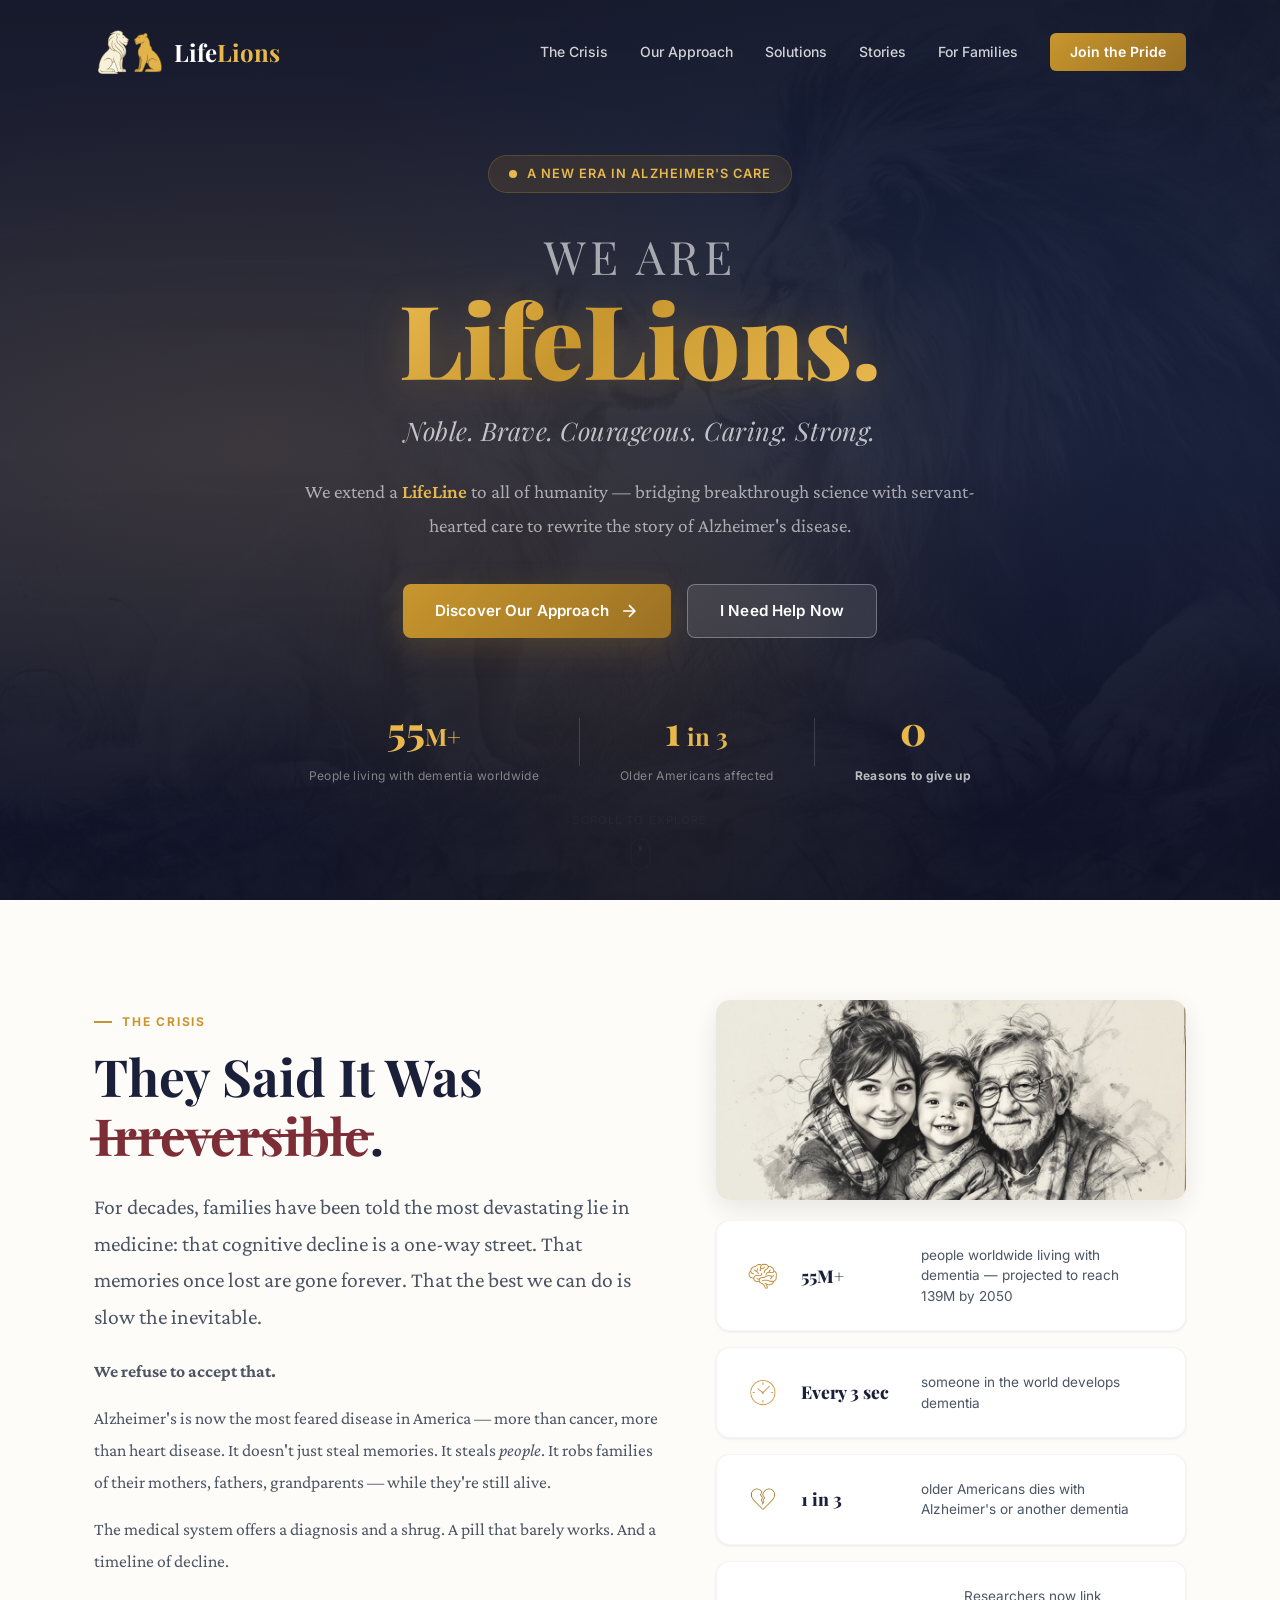
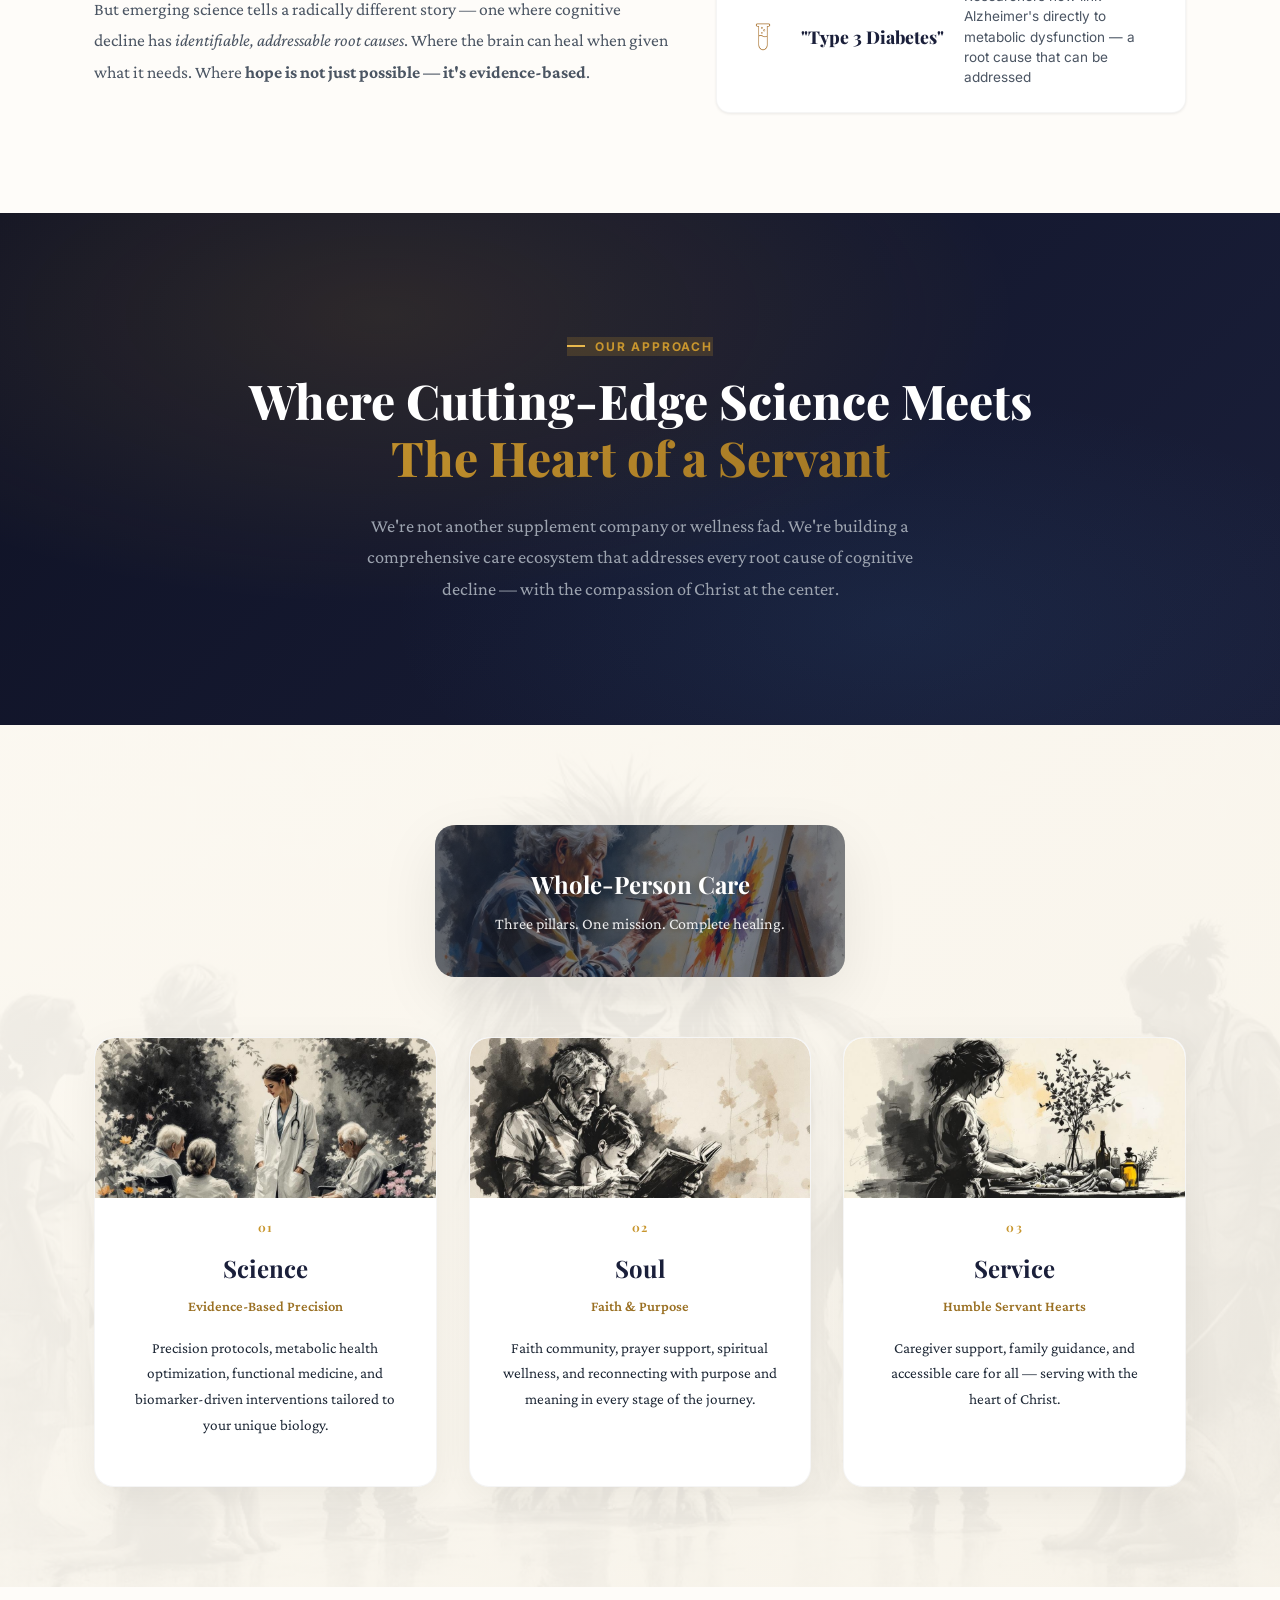
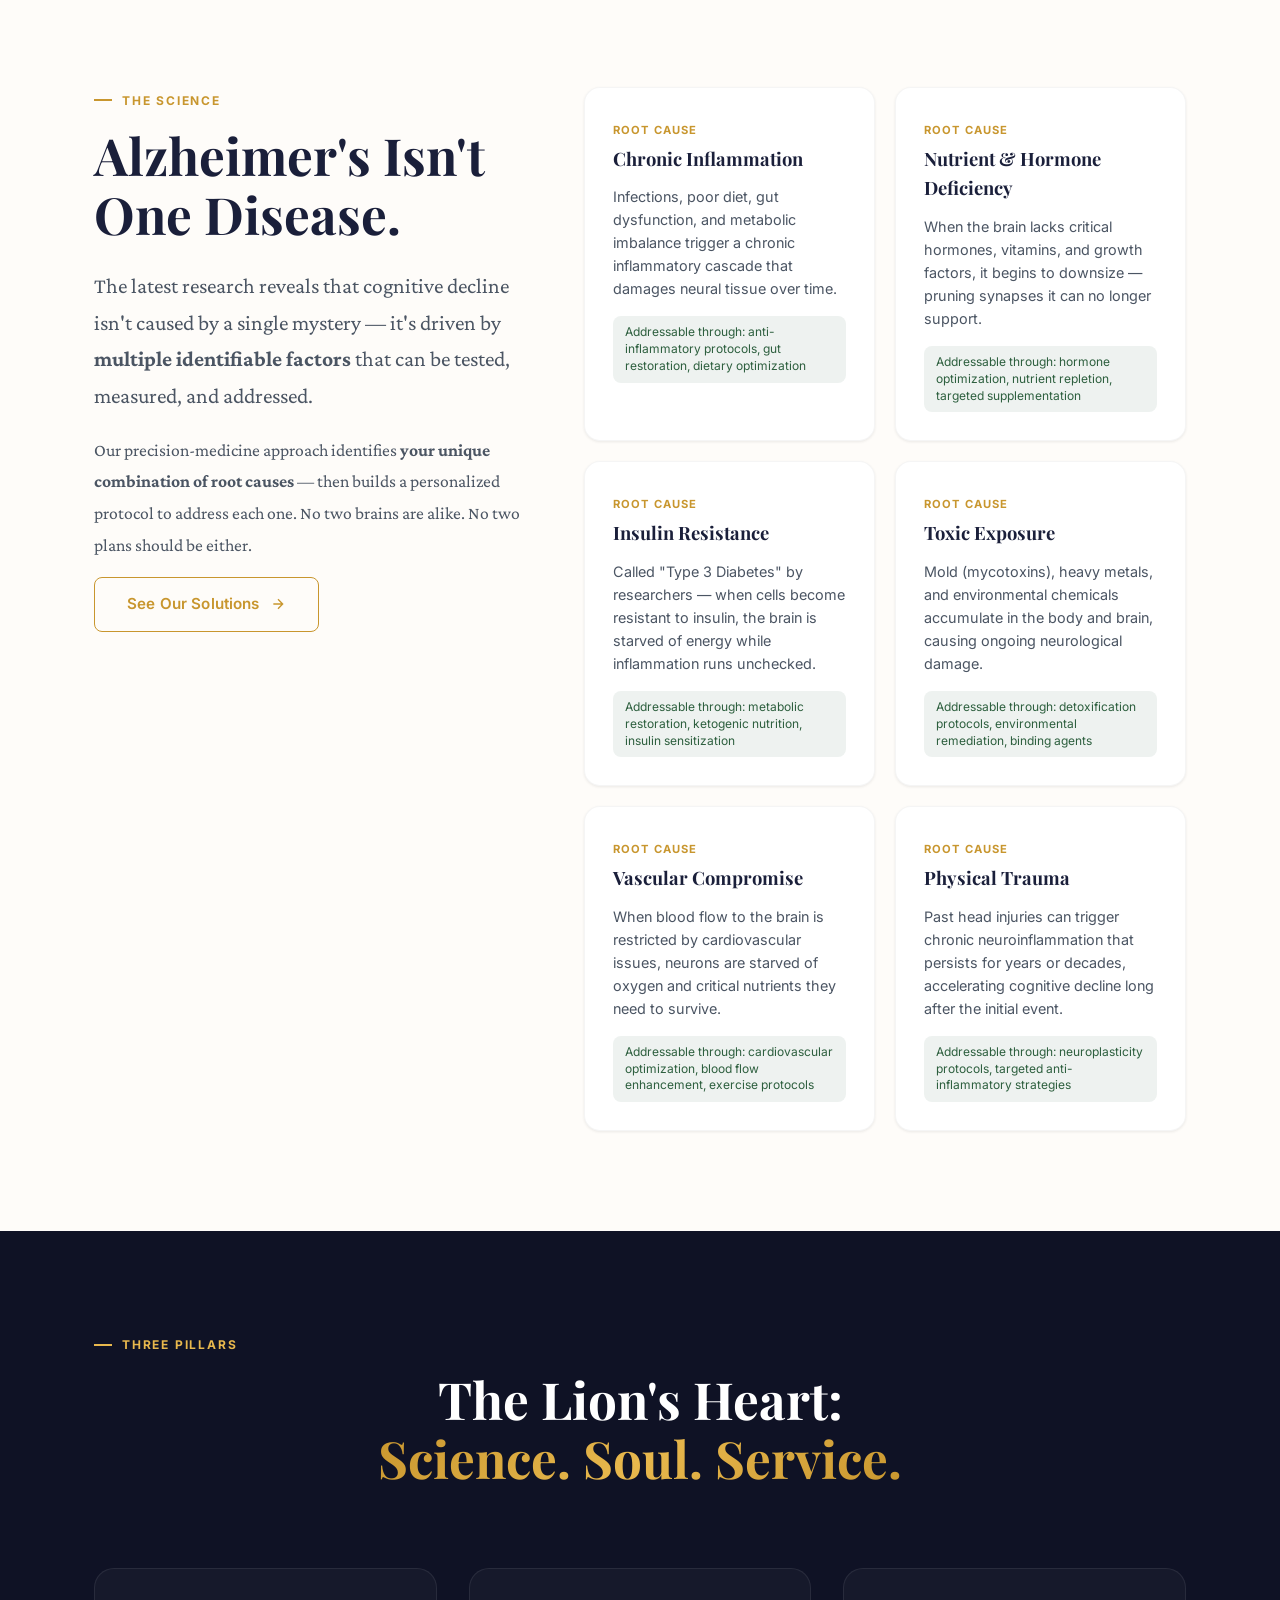
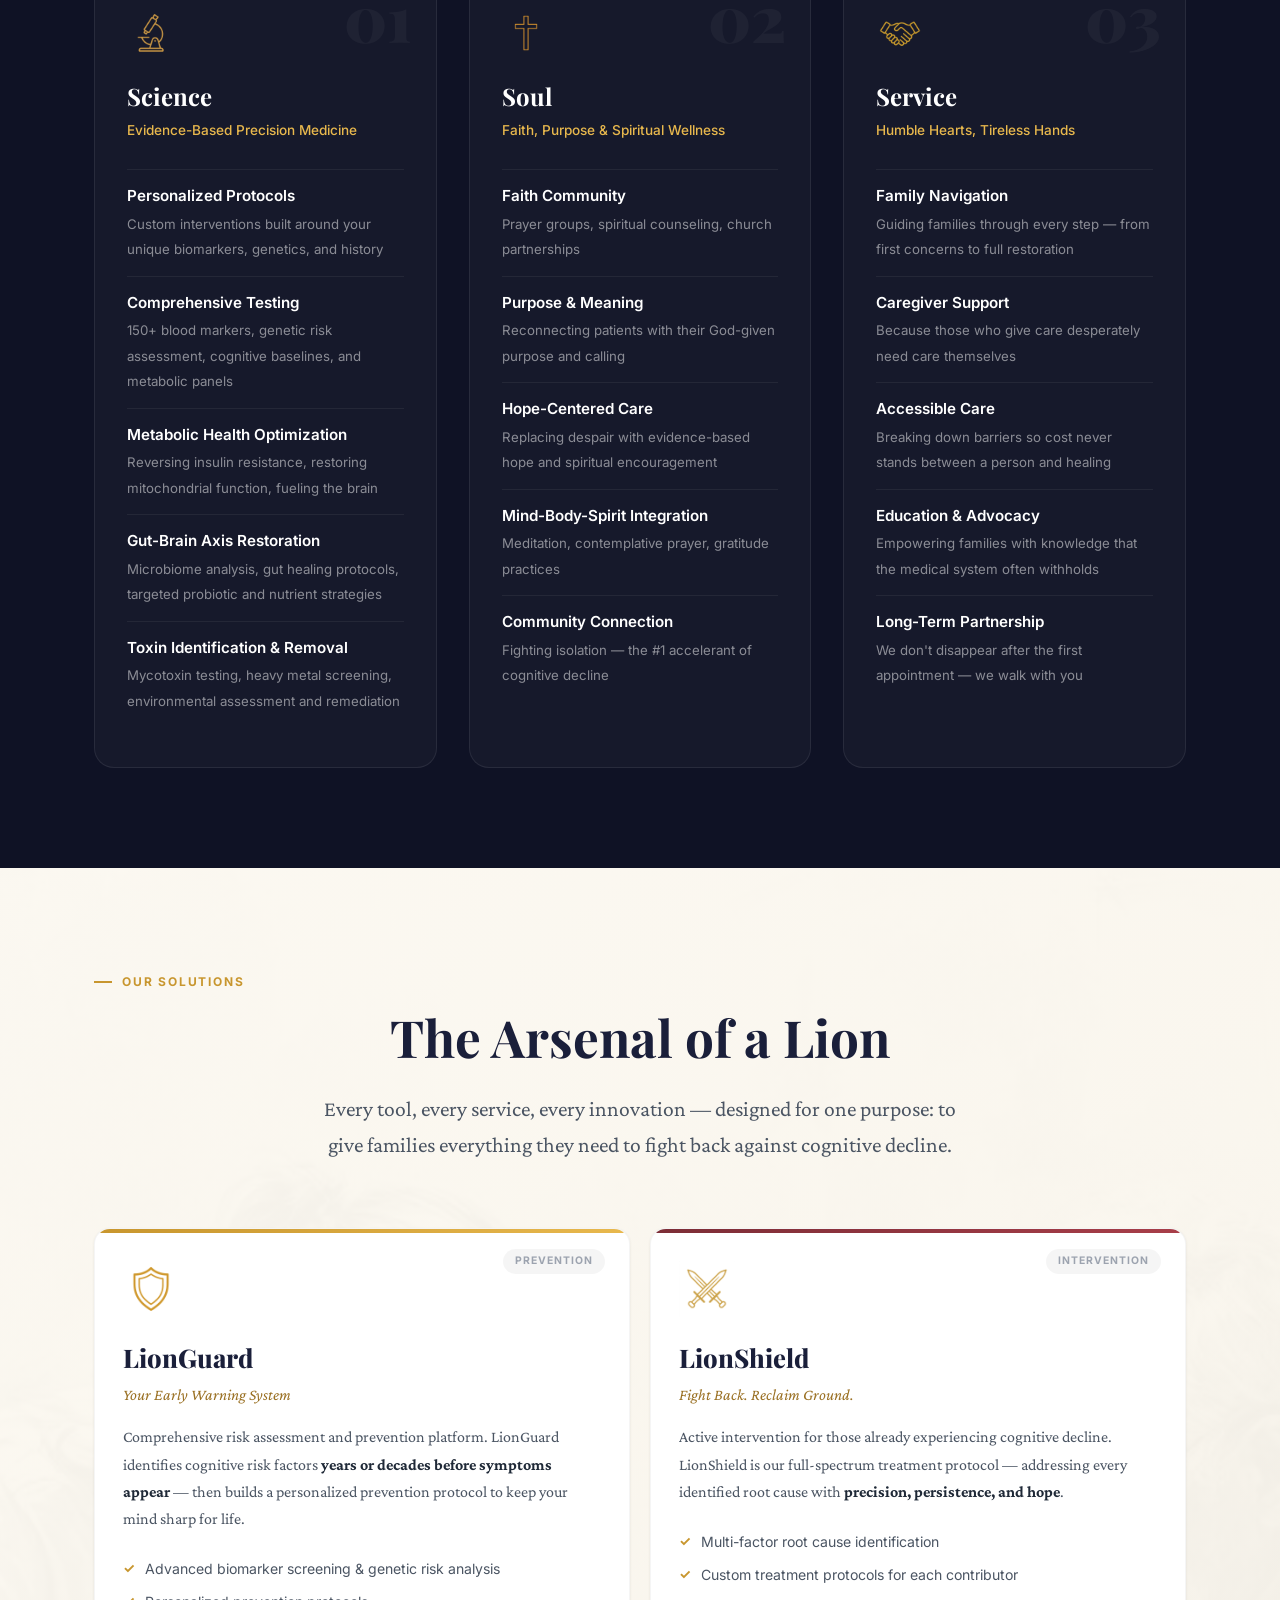
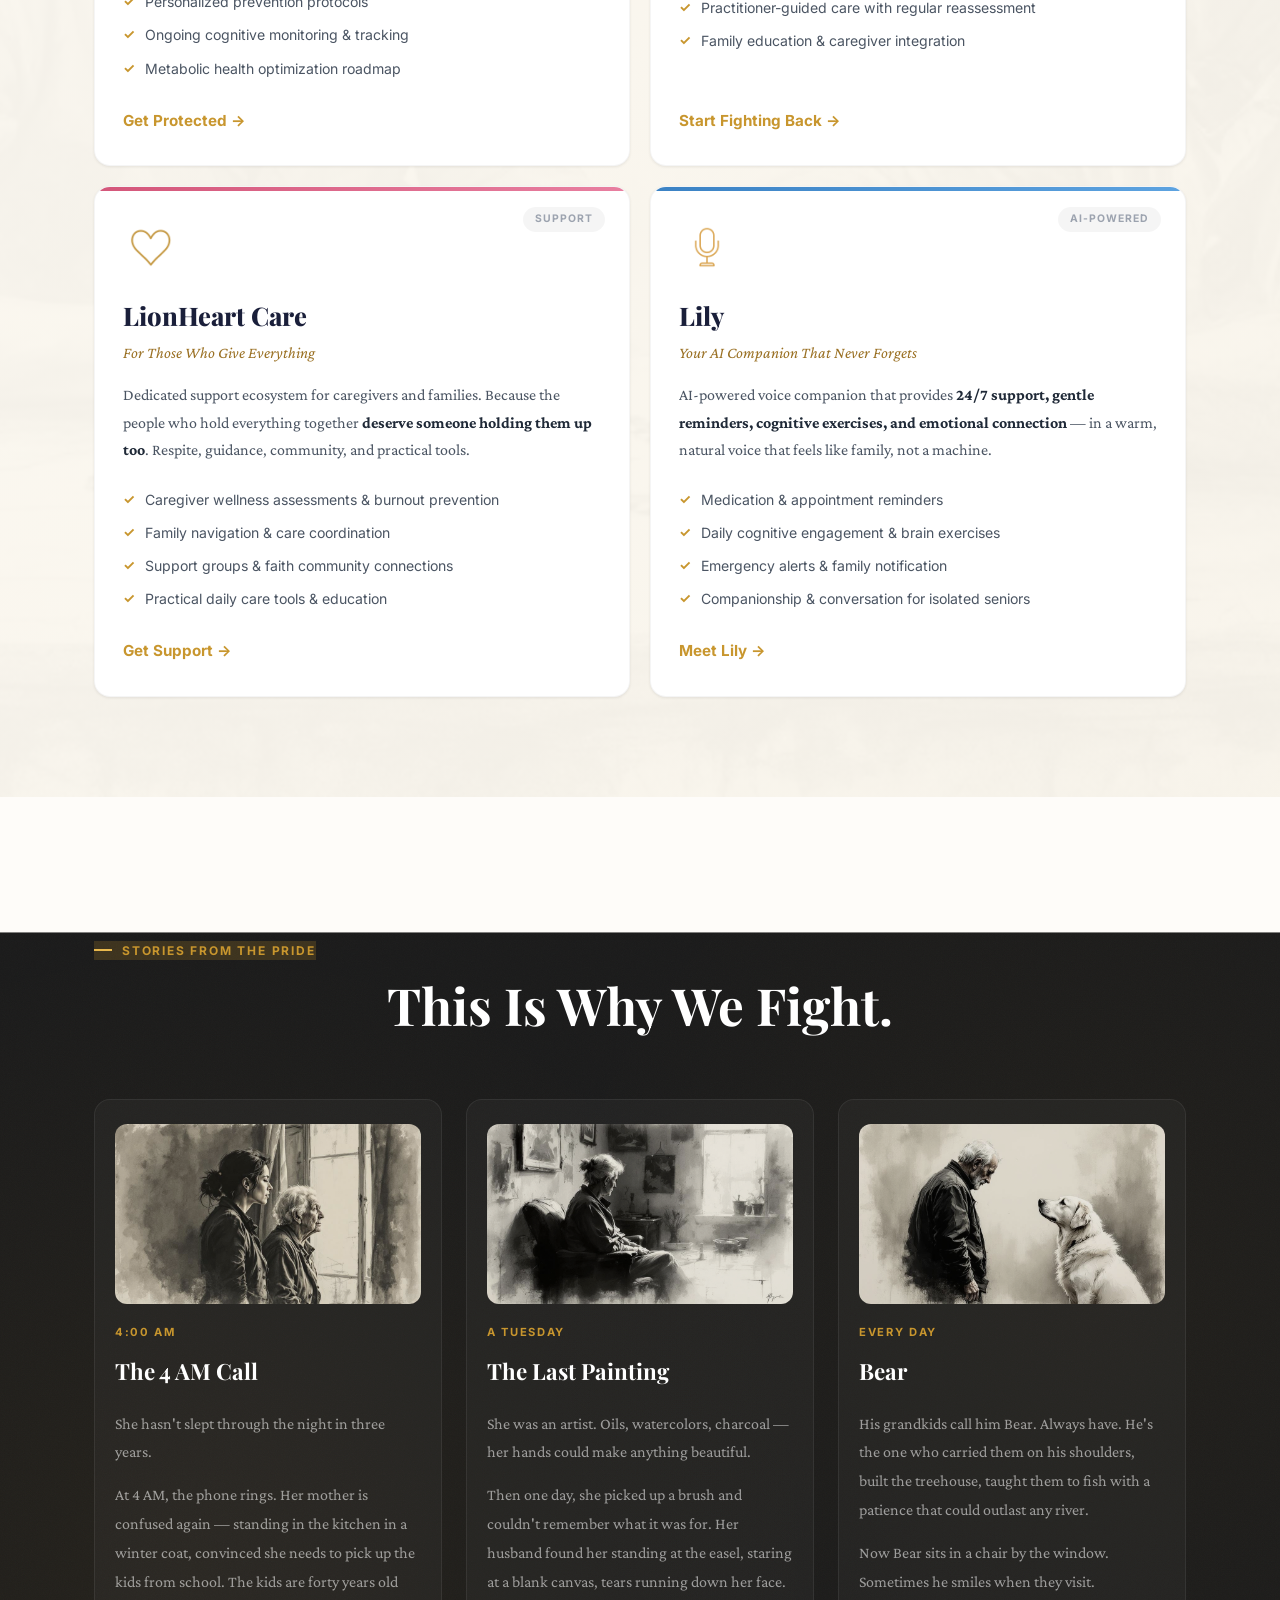
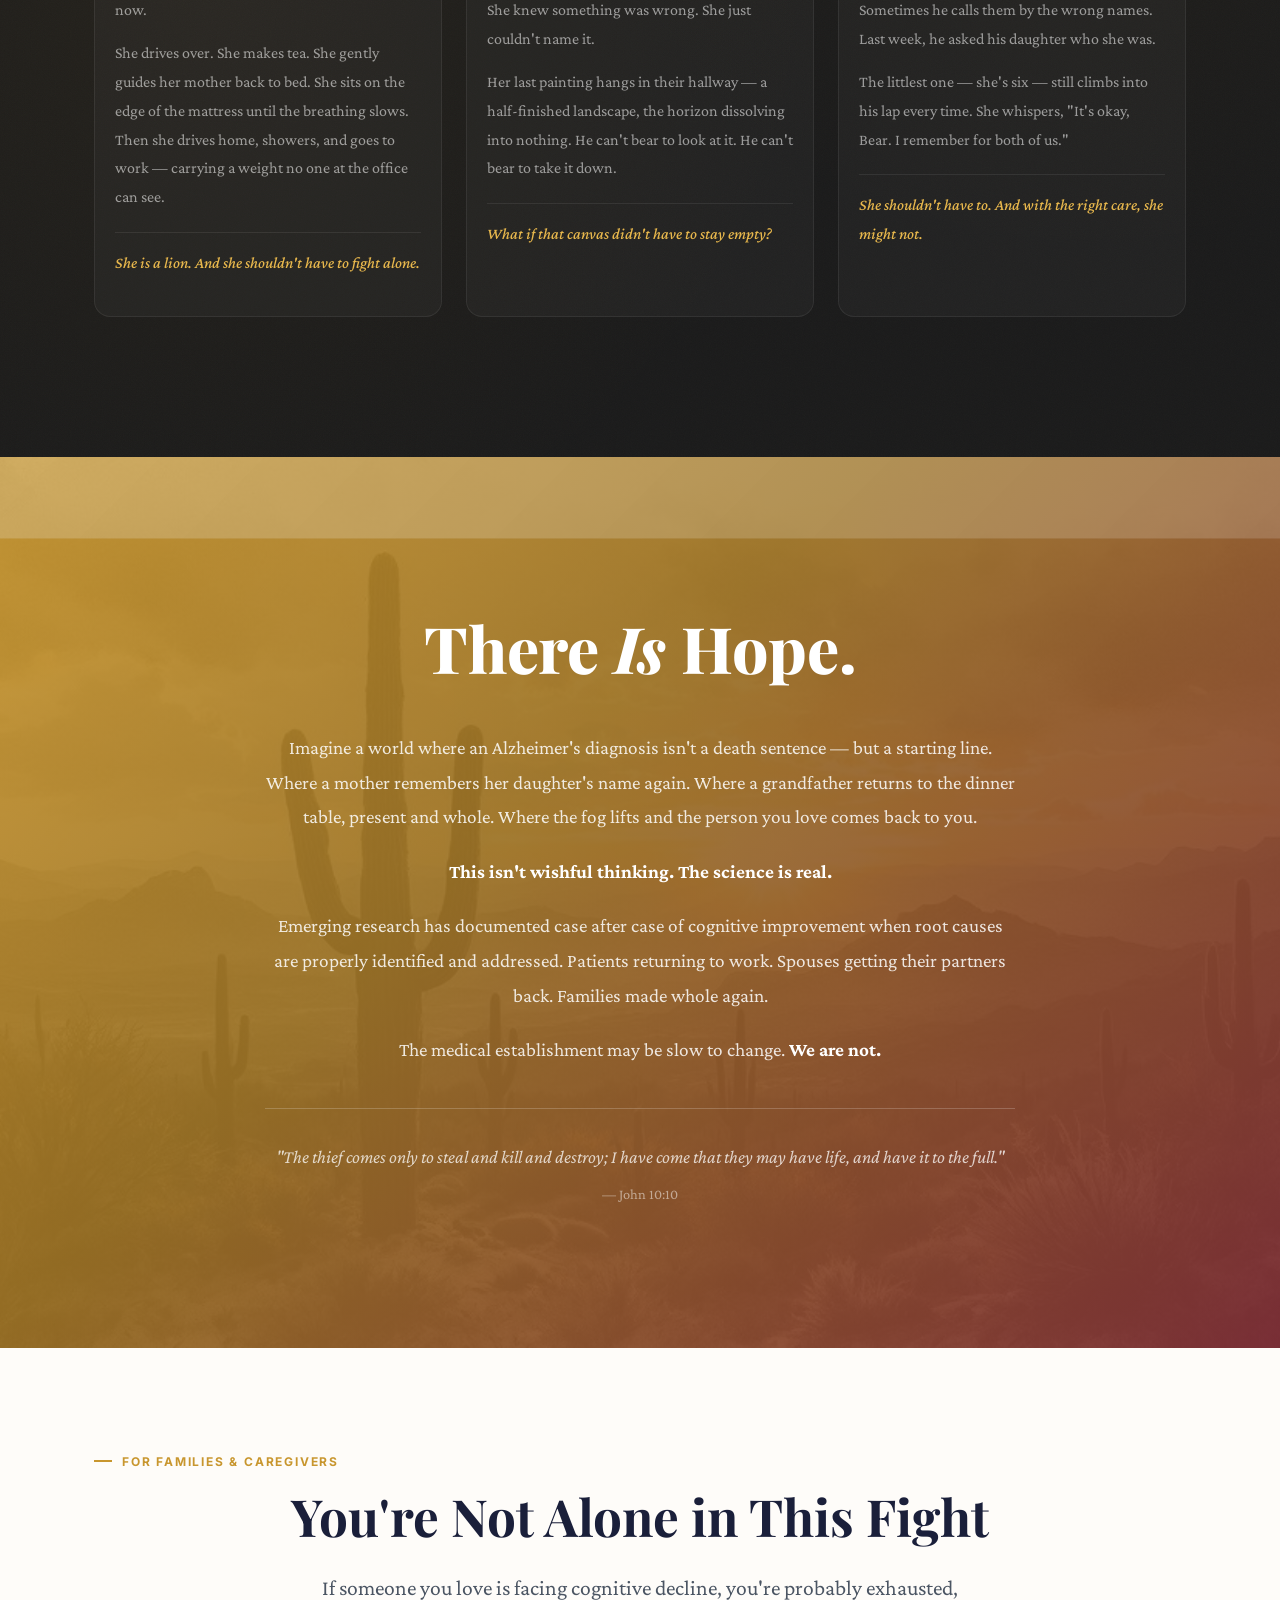
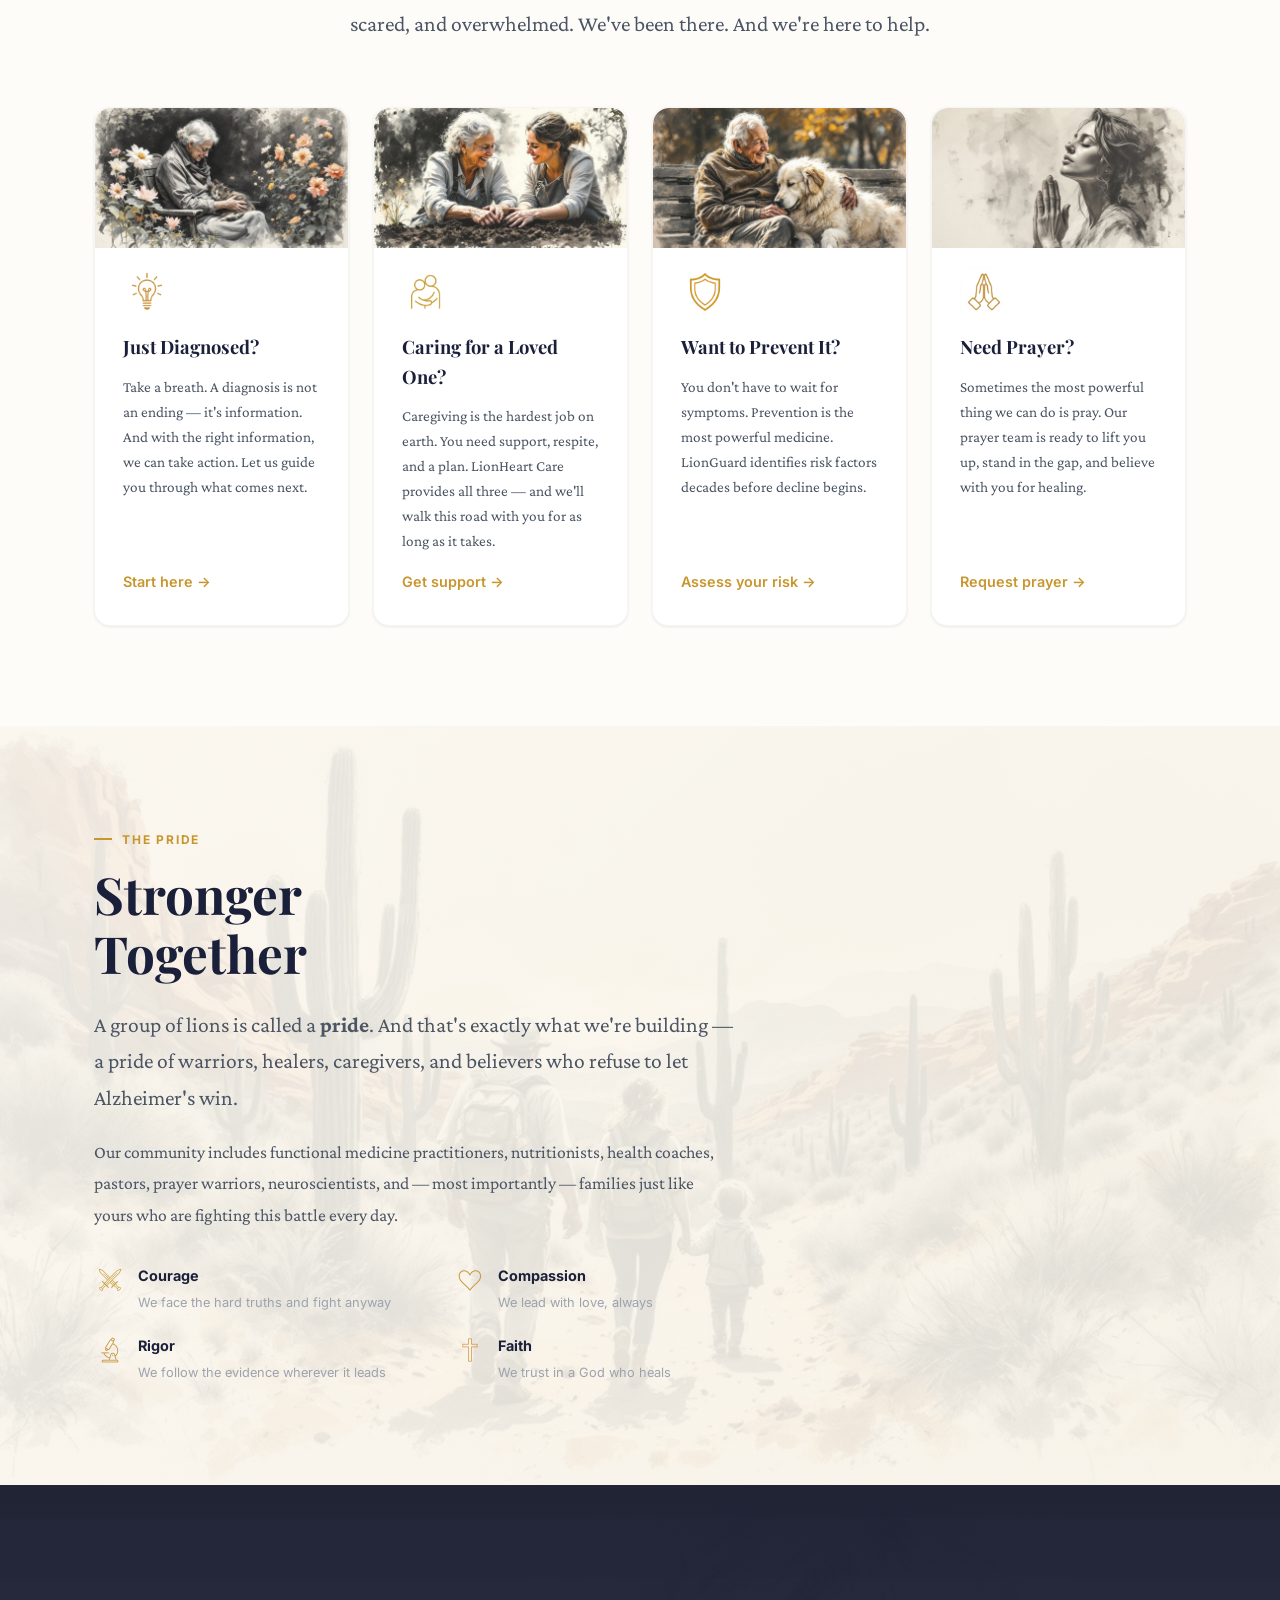
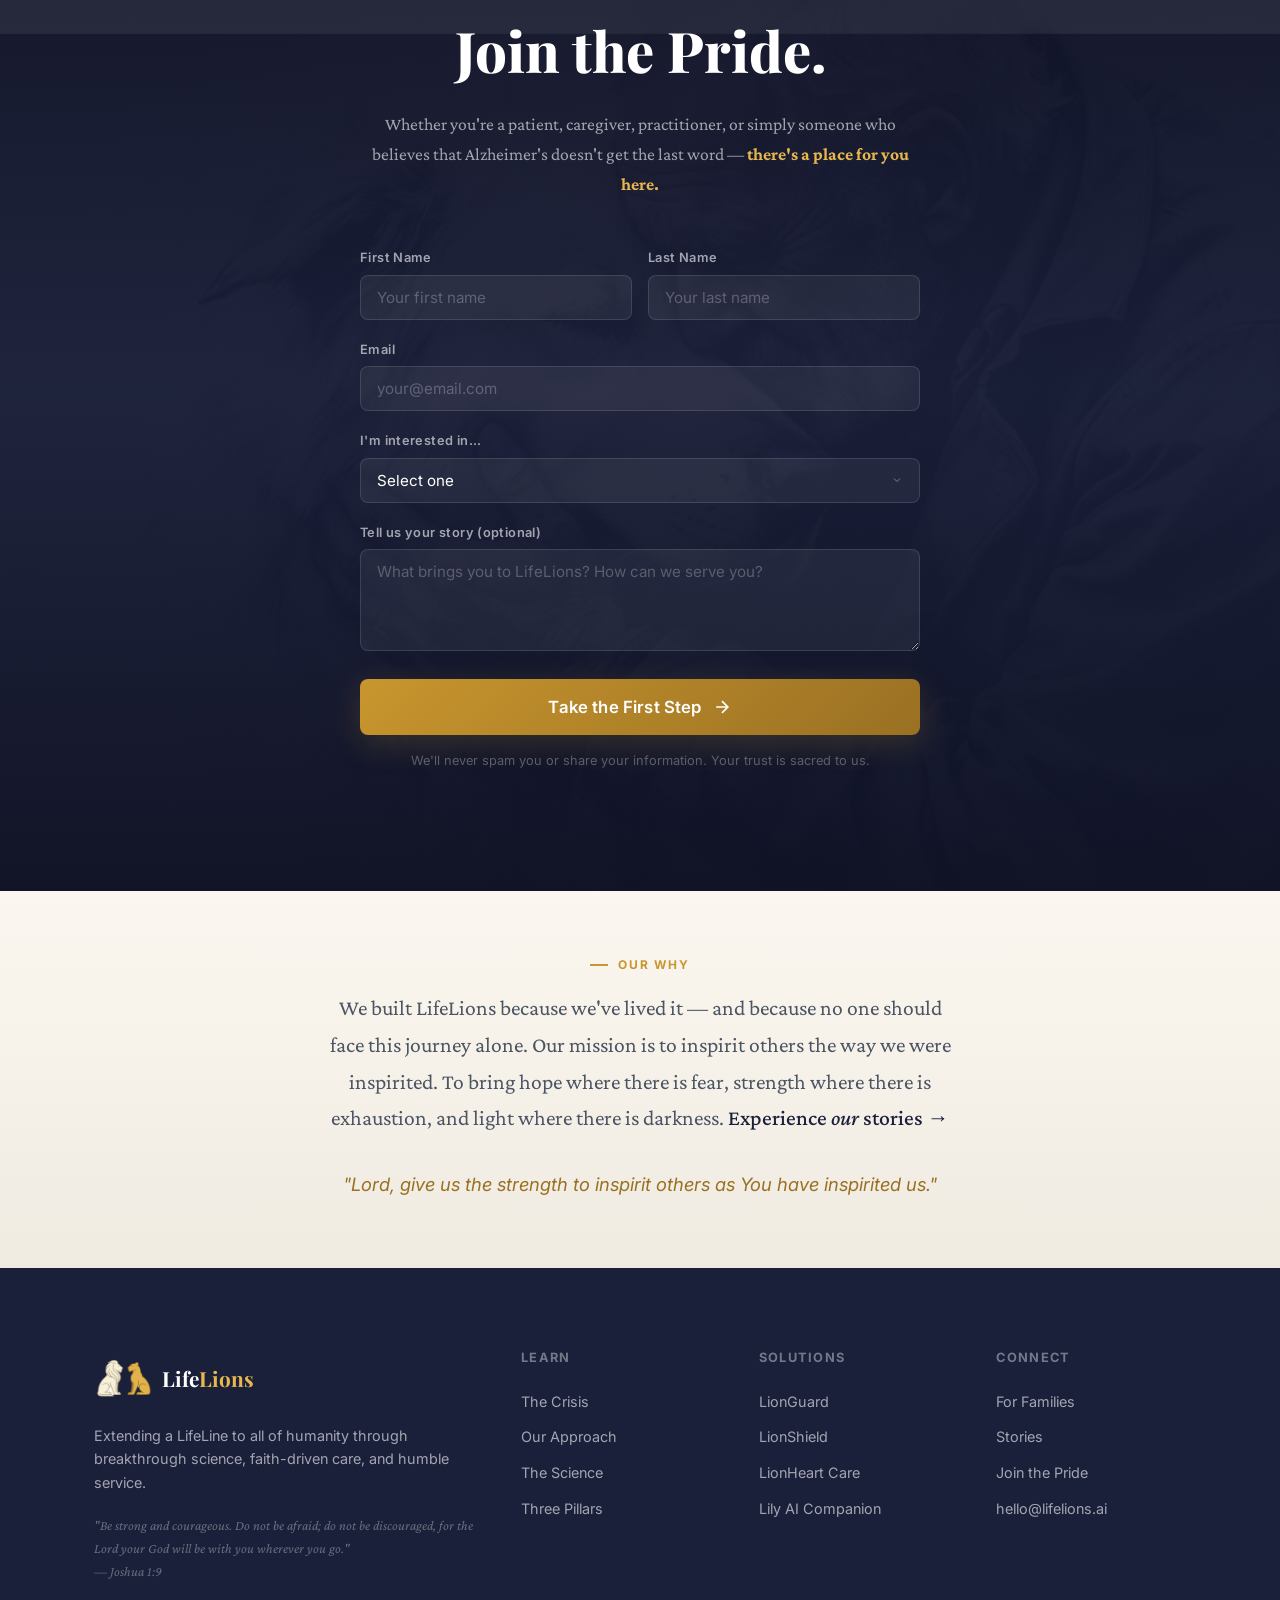
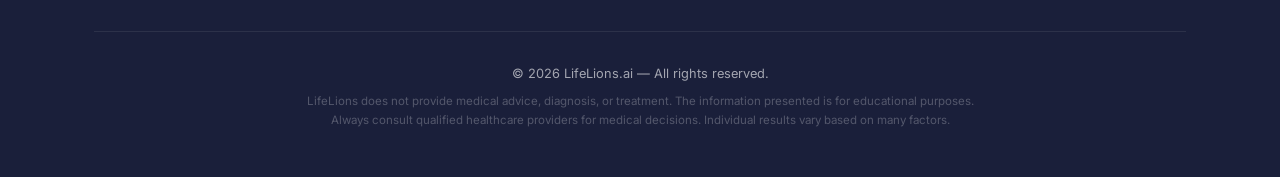
<file: index.html>
<!DOCTYPE html>
<html lang="en">
<head>
    <meta charset="UTF-8">
    <meta name="viewport" content="width=device-width, initial-scale=1.0">
    <title>LifeLions — A LifeLine to Humanity</title>
    <meta name="description" content="LifeLions bridges breakthrough Alzheimer's science with faith-driven care. We are lions — noble, brave, courageous, caring, strong. We extend a LifeLine to all of humanity.">
    <meta name="keywords" content="Alzheimer's, cognitive decline, dementia prevention, functional medicine, faith-based care, caregiver support, metabolic health">
    <meta property="og:title" content="LifeLions — A LifeLine to Humanity">
    <meta property="og:description" content="Breakthrough science meets servant-hearted care. Together, we're rewriting the story of Alzheimer's disease.">
    <meta property="og:type" content="website">
    <meta property="og:url" content="https://lifelions.ai">
    <link rel="preconnect" href="https://fonts.googleapis.com">
    <link rel="preconnect" href="https://fonts.gstatic.com" crossorigin>
    <link href="https://fonts.googleapis.com/css2?family=Playfair+Display:ital,wght@0,400;0,500;0,600;0,700;0,800;0,900;1,400;1,500&family=Inter:wght@300;400;500;600;700&family=Crimson+Pro:ital,wght@0,300;0,400;0,500;0,600;1,300;1,400&display=swap" rel="stylesheet">
    <link rel="stylesheet" href="styles.css?v=2">
</head>
<body>

    <!-- Navigation -->
    <nav class="nav" id="nav">
        <div class="nav-container">
            <a href="#" class="nav-logo">
                <img src="images/lifelions-brand-mark.png" alt="LifeLions" class="nav-logo-img">
                <span class="logo-text">Life<span class="logo-accent">Lions</span></span>
            </a>
            <div class="nav-links" id="navLinks">
                <a href="#crisis" class="nav-link">The Crisis</a>
                <a href="#approach" class="nav-link">Our Approach</a>
                <a href="#products" class="nav-link">Solutions</a>
                <a href="#stories" class="nav-link">Stories</a>
                <a href="#families" class="nav-link">For Families</a>
                <a href="#join" class="nav-link nav-link-cta">Join the Pride</a>
            </div>
            <button class="nav-toggle" id="navToggle" aria-label="Toggle navigation">
                <span></span>
                <span></span>
                <span></span>
            </button>
        </div>
    </nav>

    <!-- Hero Section -->
    <header class="hero" id="hero">
        <div class="hero-image-bg" style="position: absolute; inset: 0; z-index: 0; background: url('images/hero-lion.jpg') center/cover no-repeat; opacity: 0.25;"></div>
        <div class="hero-bg-overlay"></div>
        <div class="hero-particles" id="heroParticles"></div>
        <div class="hero-content">
            <div class="hero-badge animate-in">
                <span class="badge-dot"></span>
                A New Era in Alzheimer's Care
            </div>
            <h1 class="hero-title animate-in">
                <span class="hero-title-line">We Are</span>
                <span class="hero-title-accent">LifeLions.</span>
            </h1>
            <p class="hero-subtitle animate-in">
                Noble. Brave. Courageous. Caring. Strong.
            </p>
            <p class="hero-description animate-in">
                We extend a <strong>LifeLine</strong> to all of humanity — bridging breakthrough science 
                with servant-hearted care to rewrite the story of Alzheimer's disease.
            </p>
            <div class="hero-actions animate-in">
                <a href="#approach" class="btn btn-primary">
                    <span>Discover Our Approach</span>
                    <svg width="20" height="20" viewBox="0 0 24 24" fill="none" stroke="currentColor" stroke-width="2"><path d="M5 12h14M12 5l7 7-7 7"/></svg>
                </a>
                <a href="#families" class="btn btn-secondary">
                    <span>I Need Help Now</span>
                </a>
            </div>
            <div class="hero-stats animate-in">
                <div class="hero-stat">
                    <span class="stat-number" data-count="55">0</span><span class="stat-suffix">M+</span>
                    <span class="stat-label">People living with dementia worldwide</span>
                </div>
                <div class="hero-stat-divider"></div>
                <div class="hero-stat">
                    <span class="stat-number" data-count="1">0</span><span class="stat-suffix"> in 3</span>
                    <span class="stat-label">Older Americans affected</span>
                </div>
                <div class="hero-stat-divider"></div>
                <div class="hero-stat">
                    <span class="stat-number" data-count="0">0</span><span class="stat-suffix"></span>
                    <span class="stat-label stat-label-bold">Reasons to give up</span>
                </div>
            </div>
        </div>
        <div class="hero-scroll">
            <span>Scroll to explore</span>
            <div class="scroll-indicator"></div>
        </div>
    </header>

    <!-- The Crisis Section -->
    <section class="section crisis" id="crisis">
        <div class="container">
            <div class="crisis-grid">
                <div class="crisis-content">
                    <span class="section-tag">The Crisis</span>
                    <h2 class="section-title">
                        They Said It Was<br><span class="text-strike">Irreversible</span>.
                    </h2>
                    <p class="section-lead">
                        For decades, families have been told the most devastating lie in medicine: 
                        that cognitive decline is a one-way street. That memories once lost are gone forever. 
                        That the best we can do is slow the inevitable.
                    </p>
                    <p class="section-text">
                        <strong>We refuse to accept that.</strong>
                    </p>
                    <p class="section-text">
                        Alzheimer's is now the most feared disease in America — more than cancer, more 
                        than heart disease. It doesn't just steal memories. It steals <em>people</em>. 
                        It robs families of their mothers, fathers, grandparents — while they're still alive.
                    </p>
                    <p class="section-text">
                        The medical system offers a diagnosis and a shrug. A pill that barely works. 
                        And a timeline of decline.
                    </p>
                    <p class="section-text">
                        But emerging science tells a radically different story — one where cognitive 
                        decline has <em>identifiable, addressable root causes</em>. Where the brain can 
                        heal when given what it needs. Where <strong>hope is not just possible — 
                        it's evidence-based</strong>.
                    </p>
                </div>
                <div class="crisis-visual">
                    <img src="images/02-three-generations.jpg" alt="Three generations" class="crisis-image">
                    <div class="crisis-stat-stack">
                        <div class="crisis-stat-card">
                            <img src="images/icons/icon-brain.png" alt="Brain" class="crisis-stat-icon-img">
                            <span class="crisis-stat-number">55M+</span>
                            <span class="crisis-stat-desc">people worldwide living with dementia — projected to reach 139M by 2050</span>
                        </div>
                        <div class="crisis-stat-card">
                            <img src="images/icons/icon-clock.png" alt="Clock" class="crisis-stat-icon-img">
                            <span class="crisis-stat-number">Every 3 sec</span>
                            <span class="crisis-stat-desc">someone in the world develops dementia</span>
                        </div>
                        <div class="crisis-stat-card">
                            <img src="images/icons/icon-brokenheart.png" alt="Loss" class="crisis-stat-icon-img">
                            <span class="crisis-stat-number">1 in 3</span>
                            <span class="crisis-stat-desc">older Americans dies with Alzheimer's or another dementia</span>
                        </div>
                        <div class="crisis-stat-card">
                            <img src="images/icons/icon-testtube.png" alt="Research" class="crisis-stat-icon-img">
                            <span class="crisis-stat-number">"Type 3 Diabetes"</span>
                            <span class="crisis-stat-desc">Researchers now link Alzheimer's directly to metabolic dysfunction — a root cause that can be addressed</span>
                        </div>
                    </div>
                </div>
            </div>
        </div>
    </section>

    <!-- Approach Section -->
    <section class="section approach-hero" id="approach">
        <div class="approach-hero-bg"></div>
        <div class="container">
            <div class="approach-hero-content">
                <span class="section-tag section-tag-light">Our Approach</span>
                <h2 class="approach-hero-title">
                    Where Cutting-Edge Science Meets
                    <span class="approach-hero-accent">The Heart of a Servant</span>
                </h2>
                <p class="approach-hero-lead">
                    We're not another supplement company or wellness fad. We're building a 
                    comprehensive care ecosystem that addresses every root cause of cognitive 
                    decline — with the compassion of Christ at the center.
                </p>
            </div>
        </div>
    </section>
    
    <section class="section approach-pillars">
        <div class="approach-pillars-bg" style="position: absolute; inset: 0; z-index: 0; background: url('images/pride-07-background.jpg') center/cover no-repeat; opacity: 0.25;"></div>
        <div class="approach-pillars-overlay" style="position: absolute; inset: 0; z-index: 0; background: linear-gradient(135deg, rgba(252,249,242,0.8) 0%, rgba(248,244,235,0.75) 100%);"></div>
        <div class="container" style="position: relative; z-index: 1;">
            <div class="pillars-intro">
                <div class="pillars-center">
                    <div class="pillars-center-bg" style="background-image: url('images/art-therapy-whole-person.jpg');"></div>
                    <div class="pillars-center-overlay"></div>
                    <div class="pillars-center-content">
                        <h3 class="pillars-center-title">Whole-Person Care</h3>
                        <p class="pillars-center-desc">Three pillars. One mission. Complete healing.</p>
                    </div>
                </div>
            </div>
            <div class="pillars-grid">
                <div class="pillar-showcase pillar-showcase-science">
                    <img src="images/healer-02-science.jpg" alt="Science" class="pillar-showcase-image">
                    <div class="pillar-showcase-number">01</div>
                    <h3 class="pillar-showcase-title">Science</h3>
                    <p class="pillar-showcase-subtitle">Evidence-Based Precision</p>
                    <p class="pillar-showcase-desc">
                        Precision protocols, metabolic health optimization, functional medicine, 
                        and biomarker-driven interventions tailored to your unique biology.
                    </p>
                </div>
                <div class="pillar-showcase pillar-showcase-soul">
                    <img src="images/grandparent-reading-soul.jpg" alt="Soul" class="pillar-showcase-image">
                    <div class="pillar-showcase-number">02</div>
                    <h3 class="pillar-showcase-title">Soul</h3>
                    <p class="pillar-showcase-subtitle">Faith & Purpose</p>
                    <p class="pillar-showcase-desc">
                        Faith community, prayer support, spiritual wellness, and reconnecting 
                        with purpose and meaning in every stage of the journey.
                    </p>
                </div>
                <div class="pillar-showcase pillar-showcase-service">
                    <img src="images/07-mediterranean-meal-prep.jpg" alt="Service" class="pillar-showcase-image">
                    <div class="pillar-showcase-number">03</div>
                    <h3 class="pillar-showcase-title">Service</h3>
                    <p class="pillar-showcase-subtitle">Humble Servant Hearts</p>
                    <p class="pillar-showcase-desc">
                        Caregiver support, family guidance, and accessible care for all — 
                        serving with the heart of Christ.
                    </p>
                </div>
            </div>
        </div>
    </section>

    <!-- Science / Root Causes Section -->
    <section class="section science" id="science">
        <div class="container">
            <div class="science-grid">
                <div class="science-sidebar">
                    <span class="section-tag">The Science</span>
                    <h2 class="section-title">
                        Alzheimer's Isn't<br>One Disease.
                    </h2>
                    <p class="section-lead">
                        The latest research reveals that cognitive decline isn't caused by a single 
                        mystery — it's driven by <strong>multiple identifiable factors</strong> that 
                        can be tested, measured, and addressed.
                    </p>
                    <p class="section-text">
                        Our precision-medicine approach identifies <strong>your unique combination 
                        of root causes</strong> — then builds a personalized protocol to address 
                        each one. No two brains are alike. No two plans should be either.
                    </p>
                    <a href="#products" class="btn btn-outline">
                        <span>See Our Solutions</span>
                        <svg width="16" height="16" viewBox="0 0 24 24" fill="none" stroke="currentColor" stroke-width="2"><path d="M5 12h14M12 5l7 7-7 7"/></svg>
                    </a>
                </div>
                <div class="science-cards">
                    <div class="science-card" data-type="type1">
                        <div class="science-card-header">
                            <span class="science-card-number">Root Cause</span>
                            <h3>Chronic Inflammation</h3>
                        </div>
                        <p>Infections, poor diet, gut dysfunction, and metabolic imbalance trigger a chronic inflammatory cascade that damages neural tissue over time.</p>
                        <div class="science-card-tag">Addressable through: anti-inflammatory protocols, gut restoration, dietary optimization</div>
                    </div>
                    <div class="science-card" data-type="type2">
                        <div class="science-card-header">
                            <span class="science-card-number">Root Cause</span>
                            <h3>Nutrient &amp; Hormone Deficiency</h3>
                        </div>
                        <p>When the brain lacks critical hormones, vitamins, and growth factors, it begins to downsize — pruning synapses it can no longer support.</p>
                        <div class="science-card-tag">Addressable through: hormone optimization, nutrient repletion, targeted supplementation</div>
                    </div>
                    <div class="science-card" data-type="type15">
                        <div class="science-card-header">
                            <span class="science-card-number">Root Cause</span>
                            <h3>Insulin Resistance</h3>
                        </div>
                        <p>Called "Type 3 Diabetes" by researchers — when cells become resistant to insulin, the brain is starved of energy while inflammation runs unchecked.</p>
                        <div class="science-card-tag">Addressable through: metabolic restoration, ketogenic nutrition, insulin sensitization</div>
                    </div>
                    <div class="science-card" data-type="type3">
                        <div class="science-card-header">
                            <span class="science-card-number">Root Cause</span>
                            <h3>Toxic Exposure</h3>
                        </div>
                        <p>Mold (mycotoxins), heavy metals, and environmental chemicals accumulate in the body and brain, causing ongoing neurological damage.</p>
                        <div class="science-card-tag">Addressable through: detoxification protocols, environmental remediation, binding agents</div>
                    </div>
                    <div class="science-card" data-type="type4">
                        <div class="science-card-header">
                            <span class="science-card-number">Root Cause</span>
                            <h3>Vascular Compromise</h3>
                        </div>
                        <p>When blood flow to the brain is restricted by cardiovascular issues, neurons are starved of oxygen and critical nutrients they need to survive.</p>
                        <div class="science-card-tag">Addressable through: cardiovascular optimization, blood flow enhancement, exercise protocols</div>
                    </div>
                    <div class="science-card" data-type="type5">
                        <div class="science-card-header">
                            <span class="science-card-number">Root Cause</span>
                            <h3>Physical Trauma</h3>
                        </div>
                        <p>Past head injuries can trigger chronic neuroinflammation that persists for years or decades, accelerating cognitive decline long after the initial event.</p>
                        <div class="science-card-tag">Addressable through: neuroplasticity protocols, targeted anti-inflammatory strategies</div>
                    </div>
                </div>
            </div>
        </div>
    </section>

    <!-- Three Pillars Section -->
    <section class="section pillars" id="pillars">
        <div class="container">
            <div class="pillars-header">
                <span class="section-tag">Three Pillars</span>
                <h2 class="section-title section-title-center">
                    The Lion's Heart:<br>
                    <span class="gradient-text">Science. Soul. Service.</span>
                </h2>
            </div>
            <div class="pillars-grid">
                <!-- Science Pillar -->
                <div class="pillar-card pillar-science">
                    <div class="pillar-number">01</div>
                    <div class="pillar-icon-wrap">
                        <img src="images/icons/icon-science.png" alt="Science" class="pillar-icon-img">
                    </div>
                    <h3 class="pillar-title">Science</h3>
                    <p class="pillar-subtitle">Evidence-Based Precision Medicine</p>
                    <ul class="pillar-list">
                        <li>
                            <strong>Personalized Protocols</strong>
                            <span>Custom interventions built around your unique biomarkers, genetics, and history</span>
                        </li>
                        <li>
                            <strong>Comprehensive Testing</strong>
                            <span>150+ blood markers, genetic risk assessment, cognitive baselines, and metabolic panels</span>
                        </li>
                        <li>
                            <strong>Metabolic Health Optimization</strong>
                            <span>Reversing insulin resistance, restoring mitochondrial function, fueling the brain</span>
                        </li>
                        <li>
                            <strong>Gut-Brain Axis Restoration</strong>
                            <span>Microbiome analysis, gut healing protocols, targeted probiotic and nutrient strategies</span>
                        </li>
                        <li>
                            <strong>Toxin Identification &amp; Removal</strong>
                            <span>Mycotoxin testing, heavy metal screening, environmental assessment and remediation</span>
                        </li>
                    </ul>
                </div>

                <!-- Soul Pillar -->
                <div class="pillar-card pillar-soul">
                    <div class="pillar-number">02</div>
                    <div class="pillar-icon-wrap">
                        <img src="images/icons/icon-cross.png" alt="Soul" class="pillar-icon-img">
                    </div>
                    <h3 class="pillar-title">Soul</h3>
                    <p class="pillar-subtitle">Faith, Purpose &amp; Spiritual Wellness</p>
                    <ul class="pillar-list">
                        <li>
                            <strong>Faith Community</strong>
                            <span>Prayer groups, spiritual counseling, church partnerships</span>
                        </li>
                        <li>
                            <strong>Purpose &amp; Meaning</strong>
                            <span>Reconnecting patients with their God-given purpose and calling</span>
                        </li>
                        <li>
                            <strong>Hope-Centered Care</strong>
                            <span>Replacing despair with evidence-based hope and spiritual encouragement</span>
                        </li>
                        <li>
                            <strong>Mind-Body-Spirit Integration</strong>
                            <span>Meditation, contemplative prayer, gratitude practices</span>
                        </li>
                        <li>
                            <strong>Community Connection</strong>
                            <span>Fighting isolation — the #1 accelerant of cognitive decline</span>
                        </li>
                    </ul>
                </div>

                <!-- Service Pillar -->
                <div class="pillar-card pillar-service">
                    <div class="pillar-number">03</div>
                    <div class="pillar-icon-wrap">
                        <img src="images/icons/icon-handshake.png" alt="Service" class="pillar-icon-img">
                    </div>
                    <h3 class="pillar-title">Service</h3>
                    <p class="pillar-subtitle">Humble Hearts, Tireless Hands</p>
                    <ul class="pillar-list">
                        <li>
                            <strong>Family Navigation</strong>
                            <span>Guiding families through every step — from first concerns to full restoration</span>
                        </li>
                        <li>
                            <strong>Caregiver Support</strong>
                            <span>Because those who give care desperately need care themselves</span>
                        </li>
                        <li>
                            <strong>Accessible Care</strong>
                            <span>Breaking down barriers so cost never stands between a person and healing</span>
                        </li>
                        <li>
                            <strong>Education &amp; Advocacy</strong>
                            <span>Empowering families with knowledge that the medical system often withholds</span>
                        </li>
                        <li>
                            <strong>Long-Term Partnership</strong>
                            <span>We don't disappear after the first appointment — we walk with you</span>
                        </li>
                    </ul>
                </div>
            </div>
        </div>
    </section>

    <!-- Products Section -->
    <section class="section products" id="products">
        <div class="products-bg" style="position: absolute; inset: 0; z-index: 0; background: url('images/puzzle-arsenal.jpg') center/cover no-repeat; opacity: 0.15;"></div>
        <div class="products-overlay" style="position: absolute; inset: 0; z-index: 0; background: linear-gradient(135deg, rgba(252,249,242,0.85) 0%, rgba(248,244,235,0.8) 100%);"></div>
        <div class="container" style="position: relative; z-index: 1;">
            <div class="products-header">
                <span class="section-tag">Our Solutions</span>
                <h2 class="section-title section-title-center">
                    The Arsenal of a Lion
                </h2>
                <p class="section-lead section-lead-center">
                    Every tool, every service, every innovation — designed for one purpose: 
                    to give families everything they need to fight back against cognitive decline.
                </p>
            </div>
            <div class="products-grid">
                <!-- LionGuard -->
                <div class="product-card product-guard">
                    <div class="product-card-badge">Prevention</div>
                    <div class="product-icon-area">
                        <img src="images/icons/icon-shield.png" alt="LionGuard" class="product-icon-img">
                    </div>
                    <h3 class="product-name">LionGuard</h3>
                    <p class="product-tagline">Your Early Warning System</p>
                    <p class="product-desc">
                        Comprehensive risk assessment and prevention platform. LionGuard identifies 
                        cognitive risk factors <strong>years or decades before symptoms appear</strong> — 
                        then builds a personalized prevention protocol to keep your mind sharp for life.
                    </p>
                    <ul class="product-features">
                        <li>Advanced biomarker screening &amp; genetic risk analysis</li>
                        <li>Personalized prevention protocols</li>
                        <li>Ongoing cognitive monitoring &amp; tracking</li>
                        <li>Metabolic health optimization roadmap</li>
                    </ul>
                    <a href="#join" class="product-cta">Get Protected →</a>
                </div>

                <!-- LionShield -->
                <div class="product-card product-shield">
                    <div class="product-card-badge">Intervention</div>
                    <div class="product-icon-area">
                        <img src="images/icons/icon-sword.png" alt="LionShield" class="product-icon-img">
                    </div>
                    <h3 class="product-name">LionShield</h3>
                    <p class="product-tagline">Fight Back. Reclaim Ground.</p>
                    <p class="product-desc">
                        Active intervention for those already experiencing cognitive decline. 
                        LionShield is our full-spectrum treatment protocol — addressing every 
                        identified root cause with <strong>precision, persistence, and hope</strong>.
                    </p>
                    <ul class="product-features">
                        <li>Multi-factor root cause identification</li>
                        <li>Custom treatment protocols for each contributor</li>
                        <li>Practitioner-guided care with regular reassessment</li>
                        <li>Family education &amp; caregiver integration</li>
                    </ul>
                    <a href="#join" class="product-cta">Start Fighting Back →</a>
                </div>

                <!-- LionHeart Care -->
                <div class="product-card product-heart">
                    <div class="product-card-badge">Support</div>
                    <div class="product-icon-area">
                        <img src="images/icons/icon-heart.png" alt="LionHeart Care" class="product-icon-img">
                    </div>
                    <h3 class="product-name">LionHeart Care</h3>
                    <p class="product-tagline">For Those Who Give Everything</p>
                    <p class="product-desc">
                        Dedicated support ecosystem for caregivers and families. Because the people 
                        who hold everything together <strong>deserve someone holding them up too</strong>. 
                        Respite, guidance, community, and practical tools.
                    </p>
                    <ul class="product-features">
                        <li>Caregiver wellness assessments &amp; burnout prevention</li>
                        <li>Family navigation &amp; care coordination</li>
                        <li>Support groups &amp; faith community connections</li>
                        <li>Practical daily care tools &amp; education</li>
                    </ul>
                    <a href="#join" class="product-cta">Get Support →</a>
                </div>

                <!-- Lily AI Companion -->
                <div class="product-card product-voice">
                    <div class="product-card-badge">AI-Powered</div>
                    <div class="product-icon-area">
                        <img src="images/icons/icon-microphone.png" alt="Lily" class="product-icon-img">
                    </div>
                    <h3 class="product-name">Lily</h3>
                    <p class="product-tagline">Your AI Companion That Never Forgets</p>
                    <p class="product-desc">
                        AI-powered voice companion that provides <strong>24/7 support, gentle 
                        reminders, cognitive exercises, and emotional connection</strong> — in a warm, 
                        natural voice that feels like family, not a machine.
                    </p>
                    <ul class="product-features">
                        <li>Medication &amp; appointment reminders</li>
                        <li>Daily cognitive engagement &amp; brain exercises</li>
                        <li>Emergency alerts &amp; family notification</li>
                        <li>Companionship &amp; conversation for isolated seniors</li>
                    </ul>
                    <a href="#join" class="product-cta">Meet Lily →</a>
                </div>
            </div>
        </div>
    </section>

    <!-- Stories Section -->
    <section class="section stories" id="stories">
        <div class="stories-bg"></div>
        <div class="container">
            <div class="stories-header">
                <span class="section-tag section-tag-light">Stories From the Pride</span>
                <h2 class="section-title section-title-center stories-title">
                    This Is Why We Fight.
                </h2>
            </div>
            <div class="stories-grid">
                <!-- 4 AM -->
                <div class="story-card">
                    <img src="images/4am-call.jpg" alt="The 4 AM Call" class="story-image">
                    <div class="story-time">4:00 AM</div>
                    <h3 class="story-title">The 4 AM Call</h3>
                    <div class="story-body">
                        <p>
                            She hasn't slept through the night in three years.
                        </p>
                        <p>
                            At 4 AM, the phone rings. Her mother is confused again — standing 
                            in the kitchen in a winter coat, convinced she needs to pick up 
                            the kids from school. The kids are forty years old now.
                        </p>
                        <p>
                            She drives over. She makes tea. She gently guides her mother back 
                            to bed. She sits on the edge of the mattress until the breathing 
                            slows. Then she drives home, showers, and goes to work — 
                            carrying a weight no one at the office can see.
                        </p>
                        <p class="story-whisper">
                            She is a lion. And she shouldn't have to fight alone.
                        </p>
                    </div>
                </div>

                <!-- The Last Painting -->
                <div class="story-card">
                    <img src="images/storyboards/05-last-painting/frame-01.jpg" alt="The Last Painting" class="story-image">
                    <div class="story-time">A Tuesday</div>
                    <h3 class="story-title">The Last Painting</h3>
                    <div class="story-body">
                        <p>
                            She was an artist. Oils, watercolors, charcoal — her hands 
                            could make anything beautiful.
                        </p>
                        <p>
                            Then one day, she picked up a brush and couldn't remember what 
                            it was for. Her husband found her standing at the easel, staring 
                            at a blank canvas, tears running down her face. She knew something 
                            was wrong. She just couldn't name it.
                        </p>
                        <p>
                            Her last painting hangs in their hallway — a half-finished 
                            landscape, the horizon dissolving into nothing. He can't bear 
                            to look at it. He can't bear to take it down.
                        </p>
                        <p class="story-whisper">
                            What if that canvas didn't have to stay empty?
                        </p>
                    </div>
                </div>

                <!-- Bear -->
                <div class="story-card">
                    <img src="images/bear-03-soul.jpg" alt="Bear" class="story-image">
                    <div class="story-time">Every Day</div>
                    <h3 class="story-title">Bear</h3>
                    <div class="story-body">
                        <p>
                            His grandkids call him Bear. Always have. He's the one who 
                            carried them on his shoulders, built the treehouse, taught them 
                            to fish with a patience that could outlast any river.
                        </p>
                        <p>
                            Now Bear sits in a chair by the window. Sometimes he smiles when 
                            they visit. Sometimes he calls them by the wrong names. Last 
                            week, he asked his daughter who she was.
                        </p>
                        <p>
                            The littlest one — she's six — still climbs into his lap every 
                            time. She whispers, "It's okay, Bear. I remember for both of us."
                        </p>
                        <p class="story-whisper">
                            She shouldn't have to. And with the right care, she might not.
                        </p>
                    </div>
                </div>
            </div>
        </div>
    </section>

    <!-- Hope Section -->
    <section class="section hope" id="hope">
        <div class="hope-bg"></div>
        <div class="hope-image-bg" style="position: absolute; inset: 0; z-index: 0; background: url('images/38-saguaro-desert-sunrise.jpg') center/cover no-repeat; opacity: 0.3;"></div>
        <div class="hope-overlay" style="position: absolute; inset: 0; z-index: 0; background: linear-gradient(135deg, rgba(200,150,46,0.7) 0%, rgba(154,112,35,0.75) 40%, rgba(124,45,54,0.8) 100%);"></div>
        <div class="container">
            <div class="hope-content">
                <h2 class="hope-title">
                    There <em>Is</em> Hope.
                </h2>
                <p class="hope-text">
                    Imagine a world where an Alzheimer's diagnosis isn't a death sentence — 
                    but a starting line. Where a mother remembers her daughter's name again. 
                    Where a grandfather returns to the dinner table, present and whole. Where 
                    the fog lifts and the person you love comes back to you.
                </p>
                <p class="hope-text">
                    <strong>This isn't wishful thinking. The science is real.</strong>
                </p>
                <p class="hope-text">
                    Emerging research has documented case after case of cognitive improvement 
                    when root causes are properly identified and addressed. Patients returning 
                    to work. Spouses getting their partners back. Families made whole again.
                </p>
                <p class="hope-text">
                    The medical establishment may be slow to change. <strong>We are not.</strong>
                </p>
                <p class="hope-verse">
                    "The thief comes only to steal and kill and destroy; I have come that they 
                    may have life, and have it to the full."
                    <span class="hope-cite">— John 10:10</span>
                </p>
            </div>
        </div>
    </section>

    <!-- For Families Section -->
    <section class="section families" id="families">
        <div class="container">
            <div class="families-header">
                <span class="section-tag">For Families &amp; Caregivers</span>
                <h2 class="section-title section-title-center">
                    You're Not Alone in This Fight
                </h2>
                <p class="section-lead section-lead-center">
                    If someone you love is facing cognitive decline, you're probably exhausted, 
                    scared, and overwhelmed. We've been there. And we're here to help.
                </p>
            </div>
            <div class="families-grid">
                <div class="family-card family-card-diagnosed">
                    <img src="images/11-garden-cat-lap.jpg" alt="Peaceful moment" class="family-card-image">
                    <img src="images/icons/icon-lightbulb.png" alt="Ideas" class="family-card-icon-img">
                    <h3>Just Diagnosed?</h3>
                    <p>
                        Take a breath. A diagnosis is not an ending — it's information. And with the 
                        right information, we can take action. Let us guide you through what comes next.
                    </p>
                    <a href="#join" class="family-card-link">
                        Start here →
                    </a>
                </div>
                <div class="family-card family-card-caregiver">
                    <img src="images/stranger-house-05-caregiver.jpg" alt="Caring for a loved one" class="family-card-image">
                    <img src="images/icons/icon-hug.png" alt="Care" class="family-card-icon-img">
                    <h3>Caring for a Loved One?</h3>
                    <p>
                        Caregiving is the hardest job on earth. You need support, respite, and a plan. 
                        LionHeart Care provides all three — and we'll walk this road with you for as long as it takes.
                    </p>
                    <a href="#join" class="family-card-link">
                        Get support →
                    </a>
                </div>
                <div class="family-card family-card-prevent">
                    <img src="images/biscuit-meets.jpg" alt="Companion" class="family-card-image">
                    <img src="images/icons/icon-shield.png" alt="Prevention" class="family-card-icon-img">
                    <h3>Want to Prevent It?</h3>
                    <p>
                        You don't have to wait for symptoms. Prevention is the most powerful medicine. 
                        LionGuard identifies risk factors decades before decline begins.
                    </p>
                    <a href="#join" class="family-card-link">
                        Assess your risk →
                    </a>
                </div>
                <div class="family-card family-card-prayer">
                    <img src="images/21-prayer-soft-light.jpg" alt="Prayer" class="family-card-image">
                    <img src="images/icons/icon-prayer.png" alt="Prayer" class="family-card-icon-img">
                    <h3>Need Prayer?</h3>
                    <p>
                        Sometimes the most powerful thing we can do is pray. Our prayer team is 
                        ready to lift you up, stand in the gap, and believe with you for healing.
                    </p>
                    <a href="#join" class="family-card-link">
                        Request prayer →
                    </a>
                </div>
            </div>
        </div>
    </section>

    <!-- The Pride / Community Section -->
    <section class="section pride" id="pride">
        <div class="pride-image-bg" style="position: absolute; inset: 0; z-index: 0; background: url('images/wellness-03-multigenerational-hike.jpg') center/cover no-repeat; opacity: 0.35;"></div>
        <div class="pride-overlay" style="position: absolute; inset: 0; z-index: 0; background: linear-gradient(135deg, rgba(252,249,242,0.75) 0%, rgba(248,244,235,0.7) 100%);"></div>
        <div class="container" style="position: relative; z-index: 1;">
            <div class="pride-grid">
                <div class="pride-content">
                    <span class="section-tag">The Pride</span>
                    <h2 class="section-title">
                        Stronger<br>Together
                    </h2>
                    <p class="section-lead">
                        A group of lions is called a <strong>pride</strong>. And that's exactly what 
                        we're building — a pride of warriors, healers, caregivers, and believers who 
                        refuse to let Alzheimer's win.
                    </p>
                    <p class="section-text">
                        Our community includes functional medicine practitioners, nutritionists, 
                        health coaches, pastors, prayer warriors, neuroscientists, and — most 
                        importantly — families just like yours who are fighting this battle every day.
                    </p>
                    <div class="pride-values">
                        <div class="pride-value">
                            <img src="images/icons/icon-sword.png" alt="Courage" class="pride-value-icon-img">
                            <div>
                                <strong>Courage</strong>
                                <span>We face the hard truths and fight anyway</span>
                            </div>
                        </div>
                        <div class="pride-value">
                            <img src="images/icons/icon-heart.png" alt="Compassion" class="pride-value-icon-img">
                            <div>
                                <strong>Compassion</strong>
                                <span>We lead with love, always</span>
                            </div>
                        </div>
                        <div class="pride-value">
                            <img src="images/icons/icon-science.png" alt="Rigor" class="pride-value-icon-img">
                            <div>
                                <strong>Rigor</strong>
                                <span>We follow the evidence wherever it leads</span>
                            </div>
                        </div>
                        <div class="pride-value">
                            <img src="images/icons/icon-cross.png" alt="Faith" class="pride-value-icon-img">
                            <div>
                                <strong>Faith</strong>
                                <span>We trust in a God who heals</span>
                            </div>
                        </div>
                    </div>
                </div>
            </div>
        </div>
    </section>

    <!-- CTA / Join Section -->
    <section class="section join" id="join">
        <div class="join-bg"></div>
        <div class="join-image-bg" style="position: absolute; inset: 0; z-index: 0; background: url('images/pride-bear.jpg') center/cover no-repeat; opacity: 0.25;"></div>
        <div class="join-overlay" style="position: absolute; inset: 0; z-index: 0; background: linear-gradient(180deg, rgba(15,18,37,0.92) 0%, rgba(26,31,58,0.88) 50%, rgba(15,18,37,0.95) 100%);"></div>
        <div class="container">
            <div class="join-content">
                <h2 class="join-title">
                    Join the Pride.
                </h2>
                <p class="join-subtitle">
                    Whether you're a patient, caregiver, practitioner, or simply someone who 
                    believes that Alzheimer's doesn't get the last word — 
                    <strong>there's a place for you here.</strong>
                </p>
                <form class="join-form" id="joinForm">
                    <div class="form-row">
                        <div class="form-group">
                            <label for="firstName">First Name</label>
                            <input type="text" id="firstName" name="firstName" required placeholder="Your first name">
                        </div>
                        <div class="form-group">
                            <label for="lastName">Last Name</label>
                            <input type="text" id="lastName" name="lastName" required placeholder="Your last name">
                        </div>
                    </div>
                    <div class="form-group">
                        <label for="email">Email</label>
                        <input type="email" id="email" name="email" required placeholder="your@email.com">
                    </div>
                    <div class="form-group">
                        <label for="interest">I'm interested in...</label>
                        <select id="interest" name="interest">
                            <option value="">Select one</option>
                            <option value="lionguard">LionGuard — Prevention &amp; risk assessment</option>
                            <option value="lionshield">LionShield — Active treatment protocols</option>
                            <option value="lionheart">LionHeart Care — Caregiver support</option>
                            <option value="voice">Lily — AI Companion</option>
                            <option value="practitioner">I'm a healthcare practitioner</option>
                            <option value="volunteer">Volunteering / partnering</option>
                            <option value="prayer">Prayer support</option>
                            <option value="general">General information</option>
                        </select>
                    </div>
                    <div class="form-group">
                        <label for="message">Tell us your story (optional)</label>
                        <textarea id="message" name="message" rows="4" placeholder="What brings you to LifeLions? How can we serve you?"></textarea>
                    </div>
                    <button type="submit" class="btn btn-primary btn-large btn-full">
                        <span>Take the First Step</span>
                        <svg width="20" height="20" viewBox="0 0 24 24" fill="none" stroke="currentColor" stroke-width="2"><path d="M5 12h14M12 5l7 7-7 7"/></svg>
                    </button>
                    <p class="form-note">
                        We'll never spam you or share your information. Your trust is sacred to us.
                    </p>
                </form>
            </div>
        </div>
    </section>

    <!-- Why We Do This -->
    <section class="section why-section" id="why">
        <div class="container">
            <div class="why-content">
                <span class="section-tag">Our Why</span>
                <p class="section-lead section-lead-center">
                    We built LifeLions because we've lived it — and because no one should face 
                    this journey alone. Our mission is to inspirit others the way we were inspirited. 
                    To bring hope where there is fear, strength where there is exhaustion, and 
                    light where there is darkness.
                    <a href="gallery.html" class="why-link">Experience <em>our</em> stories →</a>
                </p>
                <p class="why-verse">
                    "Lord, give us the strength to inspirit others as You have inspirited us."
                </p>
            </div>
        </div>
    </section>

    <!-- Footer -->
    <footer class="footer">
        <div class="container">

            <div class="footer-grid">
                <div class="footer-brand">
                    <div class="footer-logo">
                        <img src="images/lifelions-brand-mark.png" alt="LifeLions" class="footer-logo-img">
                        <span class="logo-text">Life<span class="logo-accent">Lions</span></span>
                    </div>
                    <p class="footer-tagline">
                        Extending a LifeLine to all of humanity through breakthrough science, 
                        faith-driven care, and humble service.
                    </p>
                    <p class="footer-verse">
                        "Be strong and courageous. Do not be afraid; do not be discouraged, 
                        for the Lord your God will be with you wherever you go."
                        <br><em>— Joshua 1:9</em>
                    </p>
                </div>
                <div class="footer-links-group">
                    <h4>Learn</h4>
                    <ul>
                        <li><a href="#crisis">The Crisis</a></li>
                        <li><a href="#approach">Our Approach</a></li>
                        <li><a href="#science">The Science</a></li>
                        <li><a href="#pillars">Three Pillars</a></li>
                    </ul>
                </div>
                <div class="footer-links-group">
                    <h4>Solutions</h4>
                    <ul>
                        <li><a href="#products">LionGuard</a></li>
                        <li><a href="#products">LionShield</a></li>
                        <li><a href="#products">LionHeart Care</a></li>
                        <li><a href="#products">Lily AI Companion</a></li>
                    </ul>
                </div>
                <div class="footer-links-group">
                    <h4>Connect</h4>
                    <ul>
                        <li><a href="#families">For Families</a></li>
                        <li><a href="#stories">Stories</a></li>
                        <li><a href="#join">Join the Pride</a></li>
                        <li><a href="mailto:hello@lifelions.ai">hello@lifelions.ai</a></li>
                    </ul>
                </div>
            </div>
            <div class="footer-bottom">
                <p>&copy; 2026 LifeLions.ai — All rights reserved.</p>
                <p class="footer-disclaimer">
                    LifeLions does not provide medical advice, diagnosis, or treatment. The information 
                    presented is for educational purposes. Always consult qualified healthcare providers 
                    for medical decisions. Individual results vary based on many factors.
                </p>
            </div>
        </div>
    </footer>

    <script src="script.js"></script>
</body>
</html>
</file>
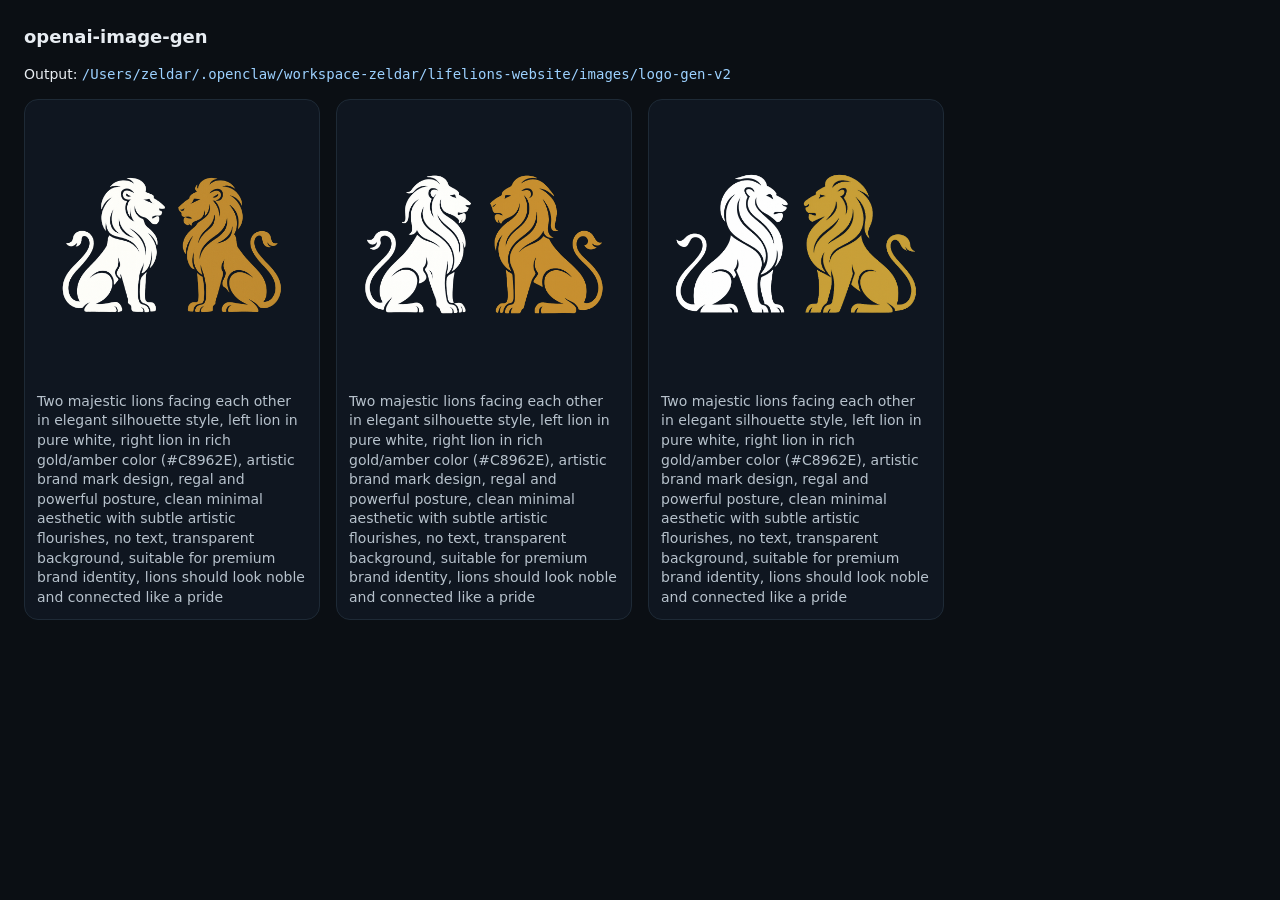
<file: images/logo-gen-v2/index.html>
<!doctype html>
<meta charset="utf-8" />
<title>openai-image-gen</title>
<style>
  :root { color-scheme: dark; }
  body { margin: 24px; font: 14px/1.4 ui-sans-serif, system-ui; background: #0b0f14; color: #e8edf2; }
  h1 { font-size: 18px; margin: 0 0 16px; }
  .grid { display: grid; grid-template-columns: repeat(auto-fill, minmax(240px, 1fr)); gap: 16px; }
  figure { margin: 0; padding: 12px; border: 1px solid #1e2a36; border-radius: 14px; background: #0f1620; }
  img { width: 100%; height: auto; border-radius: 10px; display: block; }
  figcaption { margin-top: 10px; color: #b7c2cc; }
  code { color: #9cd1ff; }
</style>
<h1>openai-image-gen</h1>
<p>Output: <code>/Users/zeldar/.openclaw/workspace-zeldar/lifelions-website/images/logo-gen-v2</code></p>
<div class="grid">
<figure>
  <a href="001-two-majestic-lions-facing-each-other-in-.png"><img src="001-two-majestic-lions-facing-each-other-in-.png" loading="lazy" /></a>
  <figcaption>Two majestic lions facing each other in elegant silhouette style, left lion in pure white, right lion in rich gold/amber color (#C8962E), artistic brand mark design, regal and powerful posture, clean minimal aesthetic with subtle artistic flourishes, no text, transparent background, suitable for premium brand identity, lions should look noble and connected like a pride</figcaption>
</figure>
<figure>
  <a href="002-two-majestic-lions-facing-each-other-in-.png"><img src="002-two-majestic-lions-facing-each-other-in-.png" loading="lazy" /></a>
  <figcaption>Two majestic lions facing each other in elegant silhouette style, left lion in pure white, right lion in rich gold/amber color (#C8962E), artistic brand mark design, regal and powerful posture, clean minimal aesthetic with subtle artistic flourishes, no text, transparent background, suitable for premium brand identity, lions should look noble and connected like a pride</figcaption>
</figure>
<figure>
  <a href="003-two-majestic-lions-facing-each-other-in-.png"><img src="003-two-majestic-lions-facing-each-other-in-.png" loading="lazy" /></a>
  <figcaption>Two majestic lions facing each other in elegant silhouette style, left lion in pure white, right lion in rich gold/amber color (#C8962E), artistic brand mark design, regal and powerful posture, clean minimal aesthetic with subtle artistic flourishes, no text, transparent background, suitable for premium brand identity, lions should look noble and connected like a pride</figcaption>
</figure>
</div>
</file>
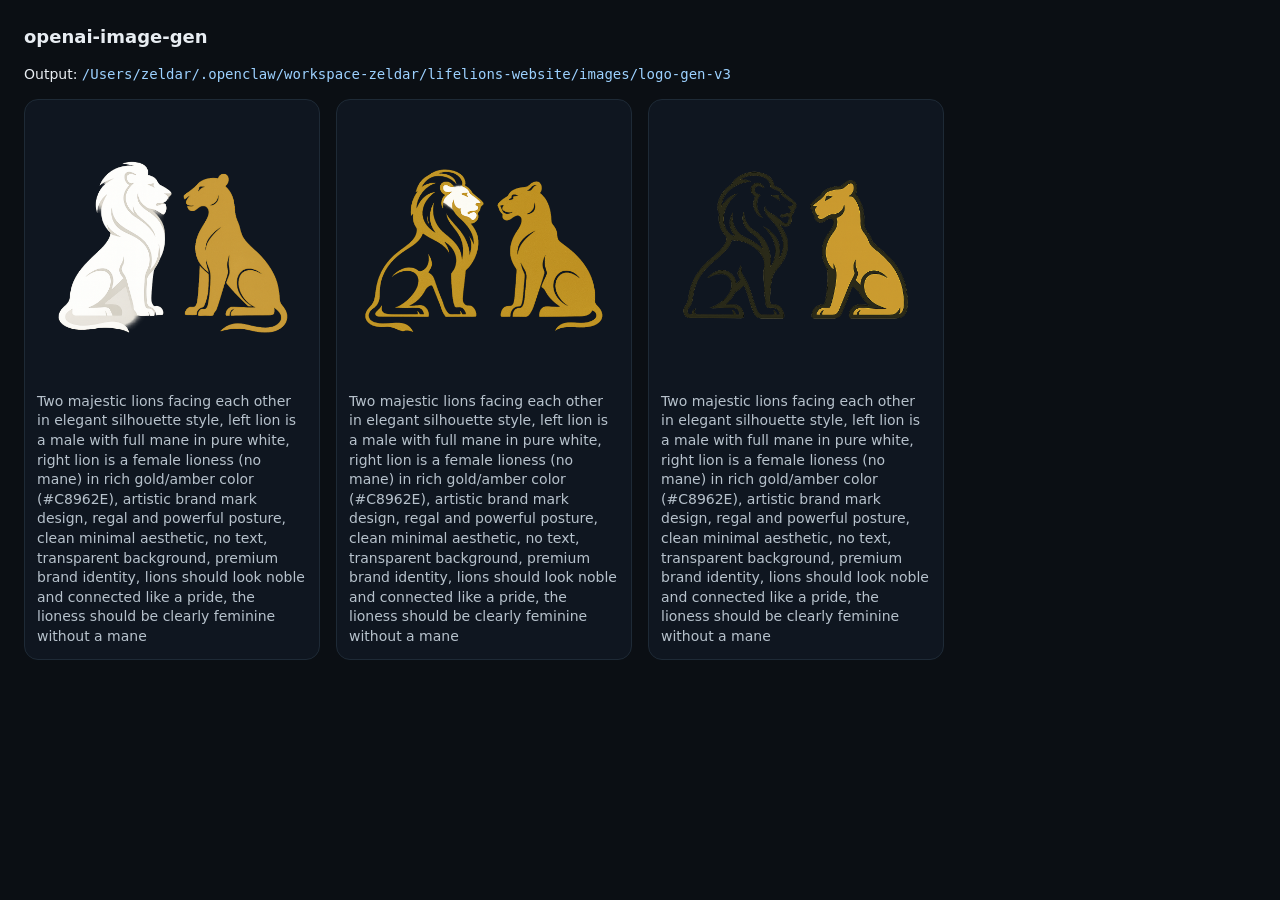
<file: images/logo-gen-v3/index.html>
<!doctype html>
<meta charset="utf-8" />
<title>openai-image-gen</title>
<style>
  :root { color-scheme: dark; }
  body { margin: 24px; font: 14px/1.4 ui-sans-serif, system-ui; background: #0b0f14; color: #e8edf2; }
  h1 { font-size: 18px; margin: 0 0 16px; }
  .grid { display: grid; grid-template-columns: repeat(auto-fill, minmax(240px, 1fr)); gap: 16px; }
  figure { margin: 0; padding: 12px; border: 1px solid #1e2a36; border-radius: 14px; background: #0f1620; }
  img { width: 100%; height: auto; border-radius: 10px; display: block; }
  figcaption { margin-top: 10px; color: #b7c2cc; }
  code { color: #9cd1ff; }
</style>
<h1>openai-image-gen</h1>
<p>Output: <code>/Users/zeldar/.openclaw/workspace-zeldar/lifelions-website/images/logo-gen-v3</code></p>
<div class="grid">
<figure>
  <a href="001-two-majestic-lions-facing-each-other-in-.png"><img src="001-two-majestic-lions-facing-each-other-in-.png" loading="lazy" /></a>
  <figcaption>Two majestic lions facing each other in elegant silhouette style, left lion is a male with full mane in pure white, right lion is a female lioness (no mane) in rich gold/amber color (#C8962E), artistic brand mark design, regal and powerful posture, clean minimal aesthetic, no text, transparent background, premium brand identity, lions should look noble and connected like a pride, the lioness should be clearly feminine without a mane</figcaption>
</figure>
<figure>
  <a href="002-two-majestic-lions-facing-each-other-in-.png"><img src="002-two-majestic-lions-facing-each-other-in-.png" loading="lazy" /></a>
  <figcaption>Two majestic lions facing each other in elegant silhouette style, left lion is a male with full mane in pure white, right lion is a female lioness (no mane) in rich gold/amber color (#C8962E), artistic brand mark design, regal and powerful posture, clean minimal aesthetic, no text, transparent background, premium brand identity, lions should look noble and connected like a pride, the lioness should be clearly feminine without a mane</figcaption>
</figure>
<figure>
  <a href="003-two-majestic-lions-facing-each-other-in-.png"><img src="003-two-majestic-lions-facing-each-other-in-.png" loading="lazy" /></a>
  <figcaption>Two majestic lions facing each other in elegant silhouette style, left lion is a male with full mane in pure white, right lion is a female lioness (no mane) in rich gold/amber color (#C8962E), artistic brand mark design, regal and powerful posture, clean minimal aesthetic, no text, transparent background, premium brand identity, lions should look noble and connected like a pride, the lioness should be clearly feminine without a mane</figcaption>
</figure>
</div>
</file>
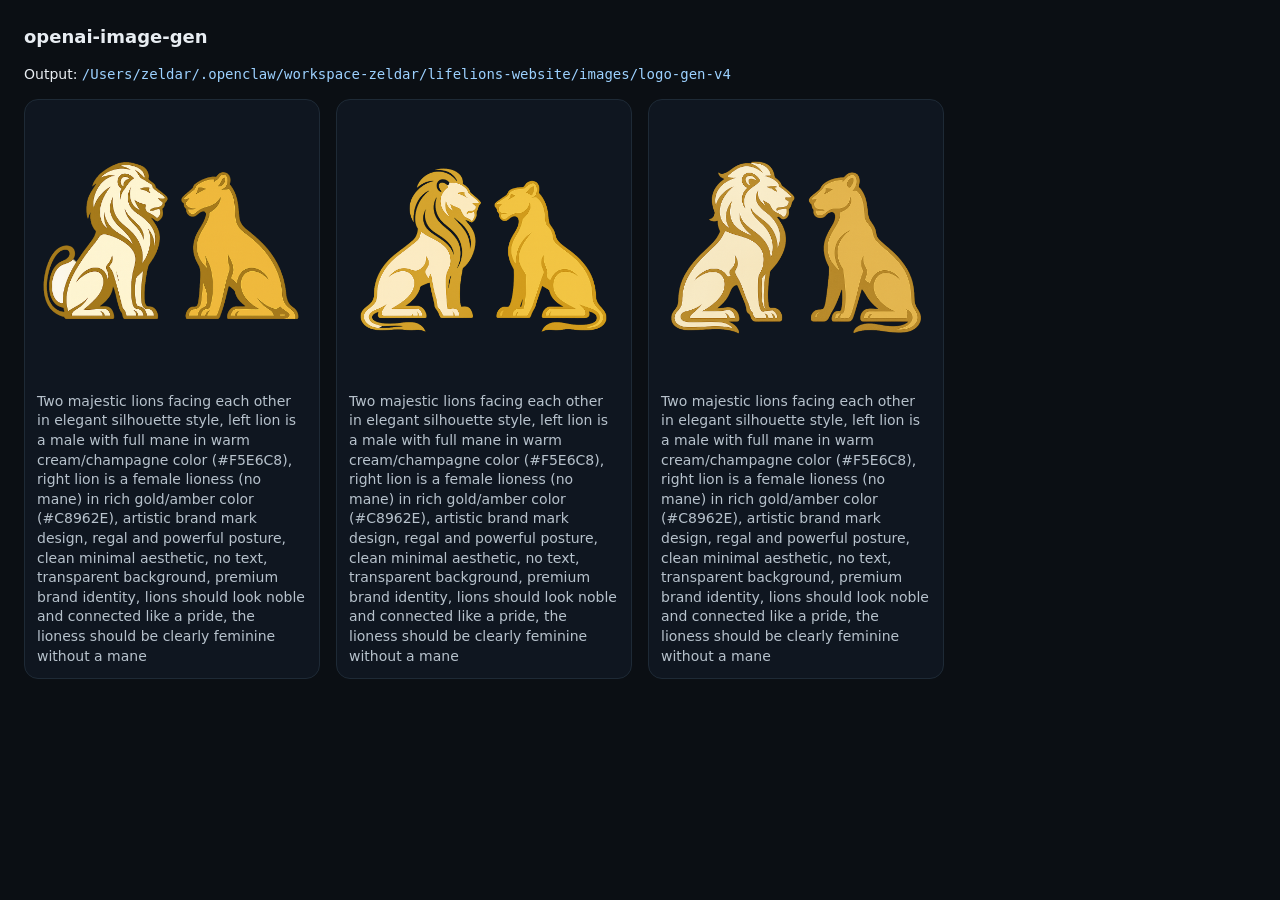
<file: images/logo-gen-v4/index.html>
<!doctype html>
<meta charset="utf-8" />
<title>openai-image-gen</title>
<style>
  :root { color-scheme: dark; }
  body { margin: 24px; font: 14px/1.4 ui-sans-serif, system-ui; background: #0b0f14; color: #e8edf2; }
  h1 { font-size: 18px; margin: 0 0 16px; }
  .grid { display: grid; grid-template-columns: repeat(auto-fill, minmax(240px, 1fr)); gap: 16px; }
  figure { margin: 0; padding: 12px; border: 1px solid #1e2a36; border-radius: 14px; background: #0f1620; }
  img { width: 100%; height: auto; border-radius: 10px; display: block; }
  figcaption { margin-top: 10px; color: #b7c2cc; }
  code { color: #9cd1ff; }
</style>
<h1>openai-image-gen</h1>
<p>Output: <code>/Users/zeldar/.openclaw/workspace-zeldar/lifelions-website/images/logo-gen-v4</code></p>
<div class="grid">
<figure>
  <a href="001-two-majestic-lions-facing-each-other-in-.png"><img src="001-two-majestic-lions-facing-each-other-in-.png" loading="lazy" /></a>
  <figcaption>Two majestic lions facing each other in elegant silhouette style, left lion is a male with full mane in warm cream/champagne color (#F5E6C8), right lion is a female lioness (no mane) in rich gold/amber color (#C8962E), artistic brand mark design, regal and powerful posture, clean minimal aesthetic, no text, transparent background, premium brand identity, lions should look noble and connected like a pride, the lioness should be clearly feminine without a mane</figcaption>
</figure>
<figure>
  <a href="002-two-majestic-lions-facing-each-other-in-.png"><img src="002-two-majestic-lions-facing-each-other-in-.png" loading="lazy" /></a>
  <figcaption>Two majestic lions facing each other in elegant silhouette style, left lion is a male with full mane in warm cream/champagne color (#F5E6C8), right lion is a female lioness (no mane) in rich gold/amber color (#C8962E), artistic brand mark design, regal and powerful posture, clean minimal aesthetic, no text, transparent background, premium brand identity, lions should look noble and connected like a pride, the lioness should be clearly feminine without a mane</figcaption>
</figure>
<figure>
  <a href="003-two-majestic-lions-facing-each-other-in-.png"><img src="003-two-majestic-lions-facing-each-other-in-.png" loading="lazy" /></a>
  <figcaption>Two majestic lions facing each other in elegant silhouette style, left lion is a male with full mane in warm cream/champagne color (#F5E6C8), right lion is a female lioness (no mane) in rich gold/amber color (#C8962E), artistic brand mark design, regal and powerful posture, clean minimal aesthetic, no text, transparent background, premium brand identity, lions should look noble and connected like a pride, the lioness should be clearly feminine without a mane</figcaption>
</figure>
</div>
</file>
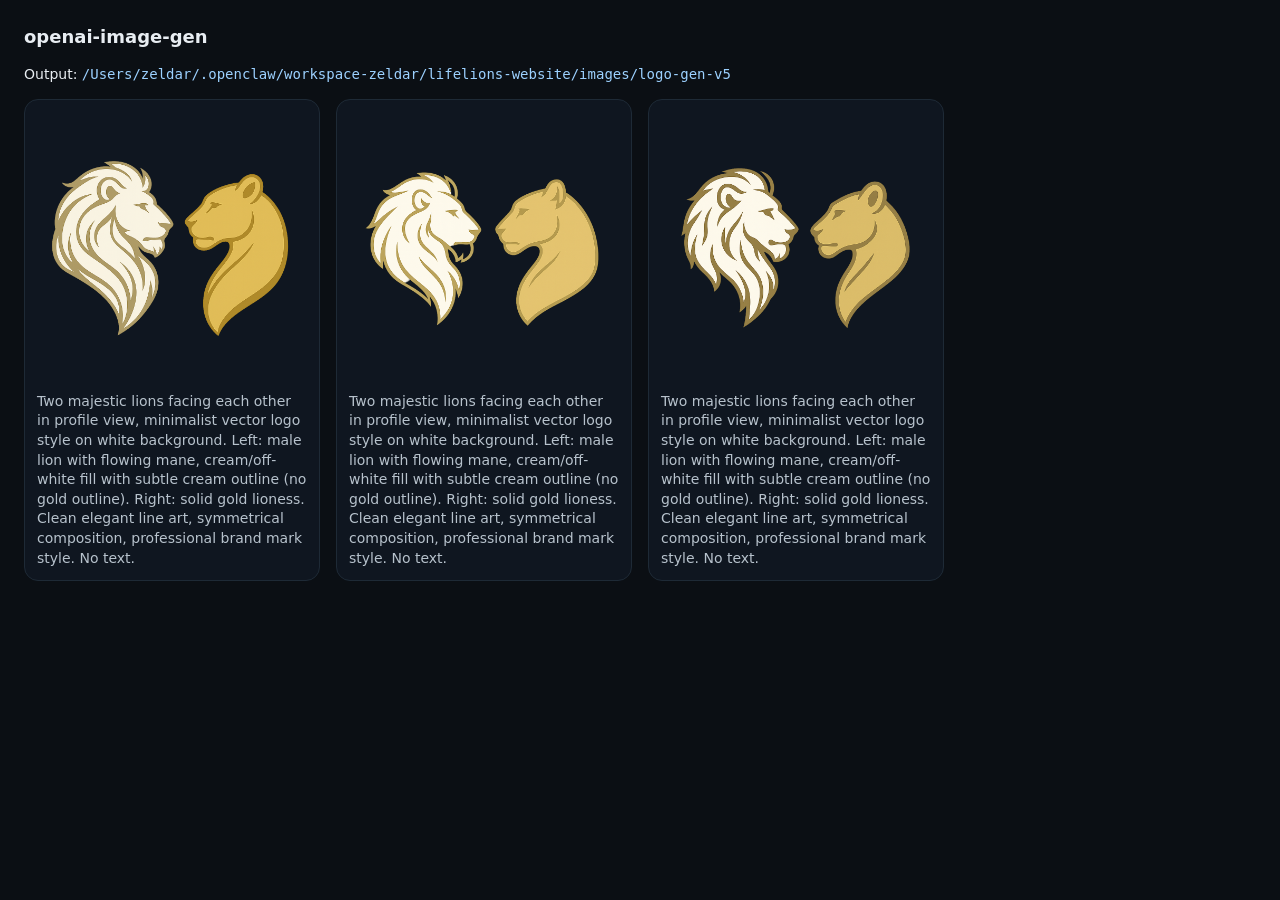
<file: images/logo-gen-v5/index.html>
<!doctype html>
<meta charset="utf-8" />
<title>openai-image-gen</title>
<style>
  :root { color-scheme: dark; }
  body { margin: 24px; font: 14px/1.4 ui-sans-serif, system-ui; background: #0b0f14; color: #e8edf2; }
  h1 { font-size: 18px; margin: 0 0 16px; }
  .grid { display: grid; grid-template-columns: repeat(auto-fill, minmax(240px, 1fr)); gap: 16px; }
  figure { margin: 0; padding: 12px; border: 1px solid #1e2a36; border-radius: 14px; background: #0f1620; }
  img { width: 100%; height: auto; border-radius: 10px; display: block; }
  figcaption { margin-top: 10px; color: #b7c2cc; }
  code { color: #9cd1ff; }
</style>
<h1>openai-image-gen</h1>
<p>Output: <code>/Users/zeldar/.openclaw/workspace-zeldar/lifelions-website/images/logo-gen-v5</code></p>
<div class="grid">
<figure>
  <a href="001-two-majestic-lions-facing-each-other-in-.png"><img src="001-two-majestic-lions-facing-each-other-in-.png" loading="lazy" /></a>
  <figcaption>Two majestic lions facing each other in profile view, minimalist vector logo style on white background. Left: male lion with flowing mane, cream/off-white fill with subtle cream outline (no gold outline). Right: solid gold lioness. Clean elegant line art, symmetrical composition, professional brand mark style. No text.</figcaption>
</figure>
<figure>
  <a href="002-two-majestic-lions-facing-each-other-in-.png"><img src="002-two-majestic-lions-facing-each-other-in-.png" loading="lazy" /></a>
  <figcaption>Two majestic lions facing each other in profile view, minimalist vector logo style on white background. Left: male lion with flowing mane, cream/off-white fill with subtle cream outline (no gold outline). Right: solid gold lioness. Clean elegant line art, symmetrical composition, professional brand mark style. No text.</figcaption>
</figure>
<figure>
  <a href="003-two-majestic-lions-facing-each-other-in-.png"><img src="003-two-majestic-lions-facing-each-other-in-.png" loading="lazy" /></a>
  <figcaption>Two majestic lions facing each other in profile view, minimalist vector logo style on white background. Left: male lion with flowing mane, cream/off-white fill with subtle cream outline (no gold outline). Right: solid gold lioness. Clean elegant line art, symmetrical composition, professional brand mark style. No text.</figcaption>
</figure>
</div>
</file>
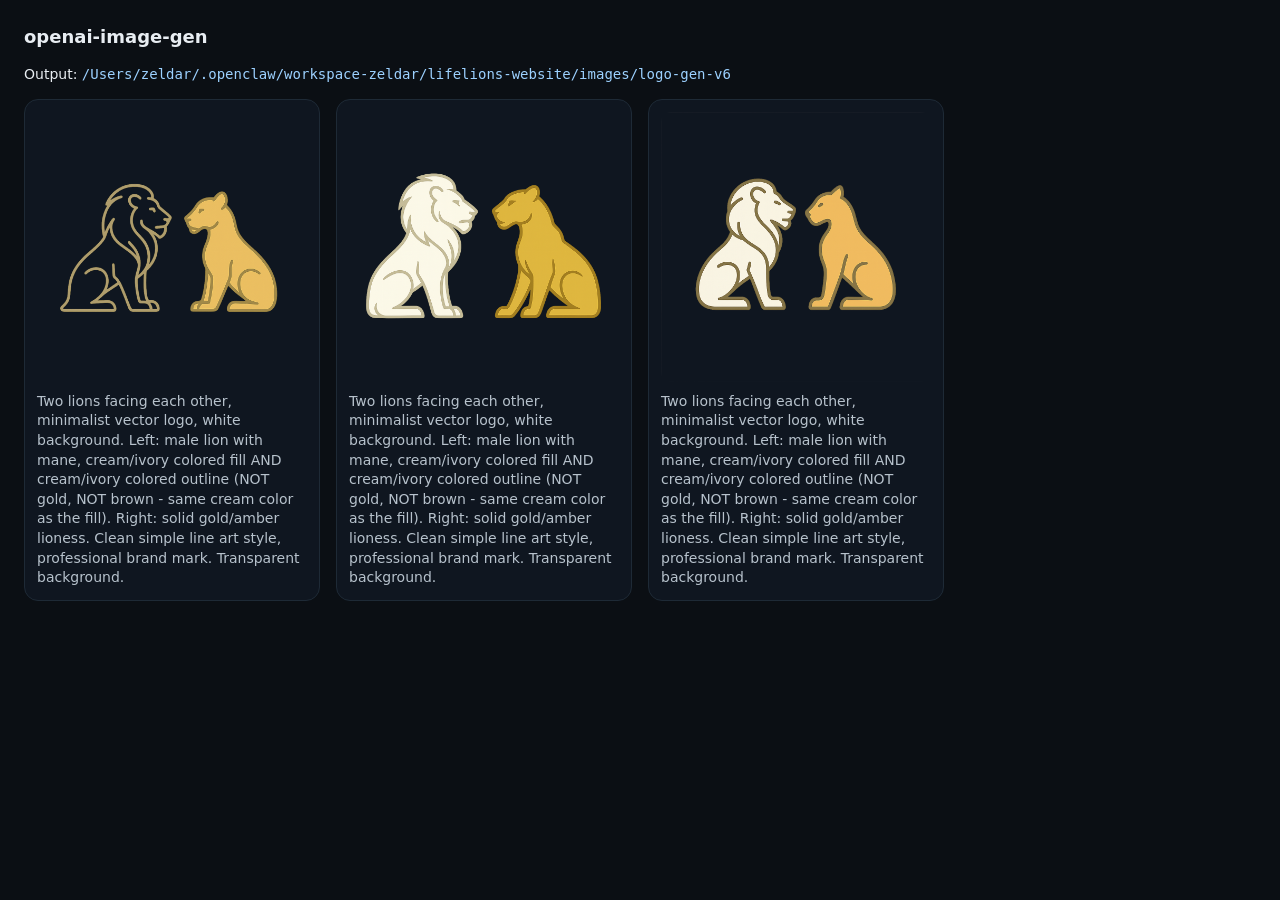
<file: images/logo-gen-v6/index.html>
<!doctype html>
<meta charset="utf-8" />
<title>openai-image-gen</title>
<style>
  :root { color-scheme: dark; }
  body { margin: 24px; font: 14px/1.4 ui-sans-serif, system-ui; background: #0b0f14; color: #e8edf2; }
  h1 { font-size: 18px; margin: 0 0 16px; }
  .grid { display: grid; grid-template-columns: repeat(auto-fill, minmax(240px, 1fr)); gap: 16px; }
  figure { margin: 0; padding: 12px; border: 1px solid #1e2a36; border-radius: 14px; background: #0f1620; }
  img { width: 100%; height: auto; border-radius: 10px; display: block; }
  figcaption { margin-top: 10px; color: #b7c2cc; }
  code { color: #9cd1ff; }
</style>
<h1>openai-image-gen</h1>
<p>Output: <code>/Users/zeldar/.openclaw/workspace-zeldar/lifelions-website/images/logo-gen-v6</code></p>
<div class="grid">
<figure>
  <a href="001-two-lions-facing-each-other-minimalist-v.png"><img src="001-two-lions-facing-each-other-minimalist-v.png" loading="lazy" /></a>
  <figcaption>Two lions facing each other, minimalist vector logo, white background. Left: male lion with mane, cream/ivory colored fill AND cream/ivory colored outline (NOT gold, NOT brown - same cream color as the fill). Right: solid gold/amber lioness. Clean simple line art style, professional brand mark. Transparent background.</figcaption>
</figure>
<figure>
  <a href="002-two-lions-facing-each-other-minimalist-v.png"><img src="002-two-lions-facing-each-other-minimalist-v.png" loading="lazy" /></a>
  <figcaption>Two lions facing each other, minimalist vector logo, white background. Left: male lion with mane, cream/ivory colored fill AND cream/ivory colored outline (NOT gold, NOT brown - same cream color as the fill). Right: solid gold/amber lioness. Clean simple line art style, professional brand mark. Transparent background.</figcaption>
</figure>
<figure>
  <a href="003-two-lions-facing-each-other-minimalist-v.png"><img src="003-two-lions-facing-each-other-minimalist-v.png" loading="lazy" /></a>
  <figcaption>Two lions facing each other, minimalist vector logo, white background. Left: male lion with mane, cream/ivory colored fill AND cream/ivory colored outline (NOT gold, NOT brown - same cream color as the fill). Right: solid gold/amber lioness. Clean simple line art style, professional brand mark. Transparent background.</figcaption>
</figure>
</div>
</file>
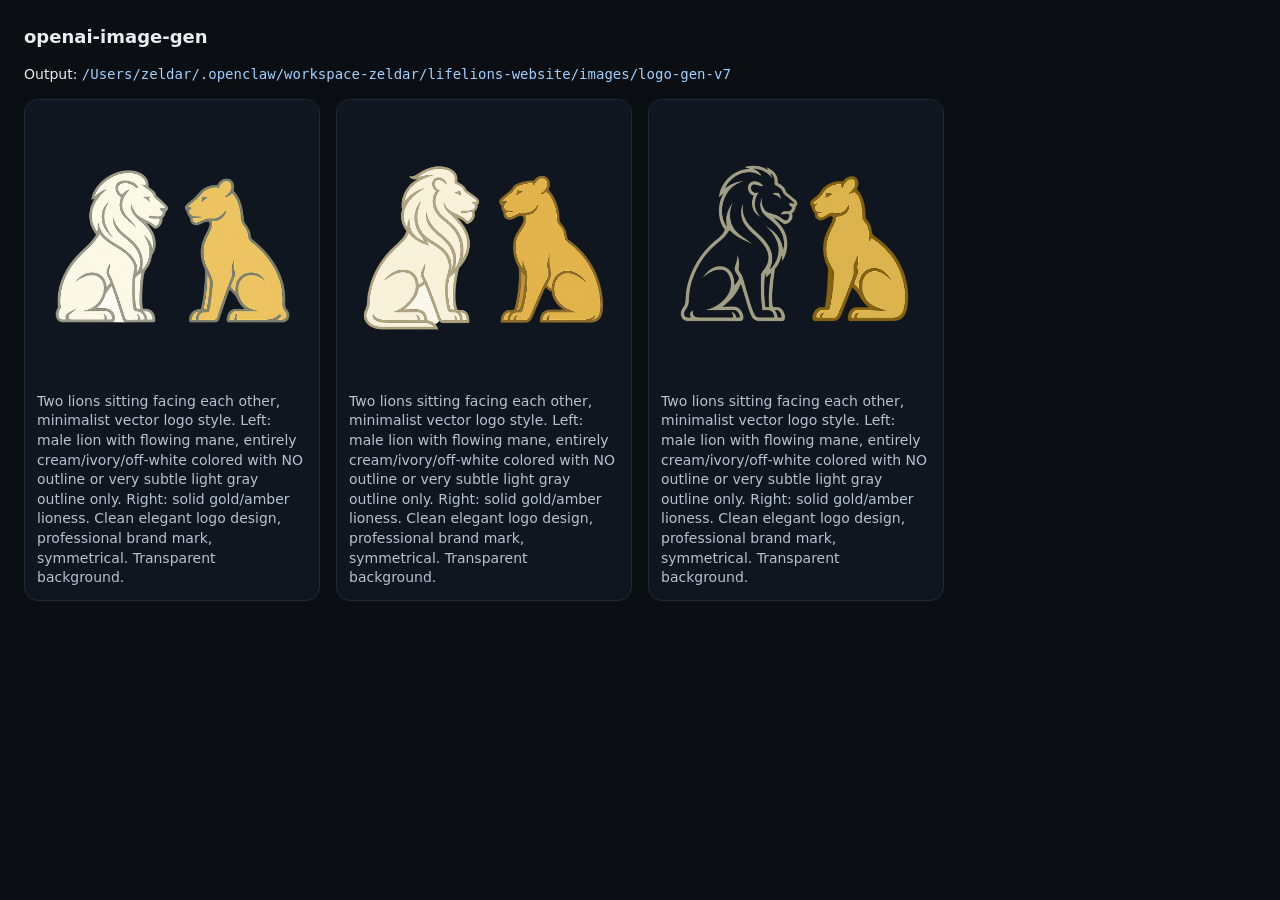
<file: images/logo-gen-v7/index.html>
<!doctype html>
<meta charset="utf-8" />
<title>openai-image-gen</title>
<style>
  :root { color-scheme: dark; }
  body { margin: 24px; font: 14px/1.4 ui-sans-serif, system-ui; background: #0b0f14; color: #e8edf2; }
  h1 { font-size: 18px; margin: 0 0 16px; }
  .grid { display: grid; grid-template-columns: repeat(auto-fill, minmax(240px, 1fr)); gap: 16px; }
  figure { margin: 0; padding: 12px; border: 1px solid #1e2a36; border-radius: 14px; background: #0f1620; }
  img { width: 100%; height: auto; border-radius: 10px; display: block; }
  figcaption { margin-top: 10px; color: #b7c2cc; }
  code { color: #9cd1ff; }
</style>
<h1>openai-image-gen</h1>
<p>Output: <code>/Users/zeldar/.openclaw/workspace-zeldar/lifelions-website/images/logo-gen-v7</code></p>
<div class="grid">
<figure>
  <a href="001-two-lions-sitting-facing-each-other-mini.png"><img src="001-two-lions-sitting-facing-each-other-mini.png" loading="lazy" /></a>
  <figcaption>Two lions sitting facing each other, minimalist vector logo style. Left: male lion with flowing mane, entirely cream/ivory/off-white colored with NO outline or very subtle light gray outline only. Right: solid gold/amber lioness. Clean elegant logo design, professional brand mark, symmetrical. Transparent background.</figcaption>
</figure>
<figure>
  <a href="002-two-lions-sitting-facing-each-other-mini.png"><img src="002-two-lions-sitting-facing-each-other-mini.png" loading="lazy" /></a>
  <figcaption>Two lions sitting facing each other, minimalist vector logo style. Left: male lion with flowing mane, entirely cream/ivory/off-white colored with NO outline or very subtle light gray outline only. Right: solid gold/amber lioness. Clean elegant logo design, professional brand mark, symmetrical. Transparent background.</figcaption>
</figure>
<figure>
  <a href="003-two-lions-sitting-facing-each-other-mini.png"><img src="003-two-lions-sitting-facing-each-other-mini.png" loading="lazy" /></a>
  <figcaption>Two lions sitting facing each other, minimalist vector logo style. Left: male lion with flowing mane, entirely cream/ivory/off-white colored with NO outline or very subtle light gray outline only. Right: solid gold/amber lioness. Clean elegant logo design, professional brand mark, symmetrical. Transparent background.</figcaption>
</figure>
</div>
</file>
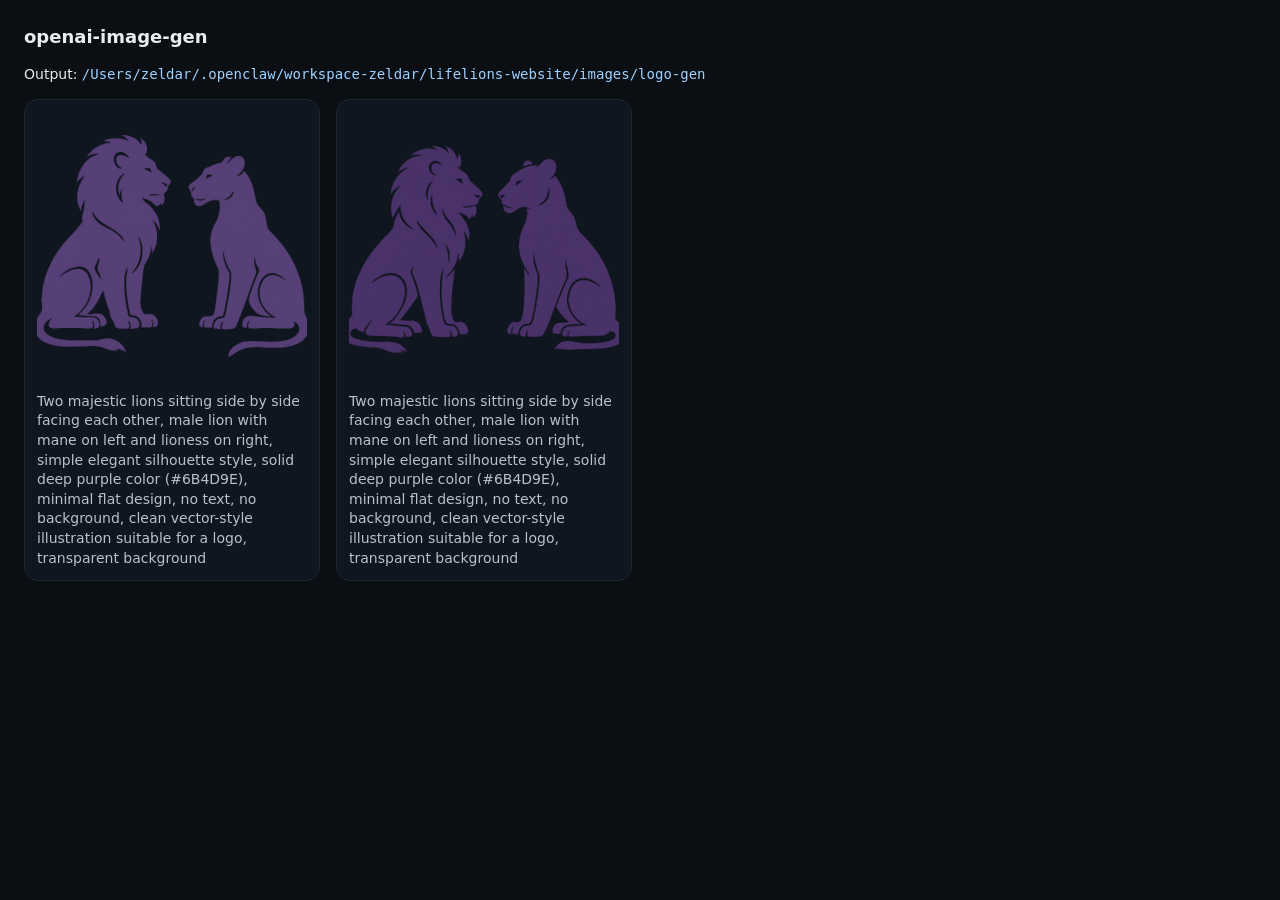
<file: images/logo-gen/index.html>
<!doctype html>
<meta charset="utf-8" />
<title>openai-image-gen</title>
<style>
  :root { color-scheme: dark; }
  body { margin: 24px; font: 14px/1.4 ui-sans-serif, system-ui; background: #0b0f14; color: #e8edf2; }
  h1 { font-size: 18px; margin: 0 0 16px; }
  .grid { display: grid; grid-template-columns: repeat(auto-fill, minmax(240px, 1fr)); gap: 16px; }
  figure { margin: 0; padding: 12px; border: 1px solid #1e2a36; border-radius: 14px; background: #0f1620; }
  img { width: 100%; height: auto; border-radius: 10px; display: block; }
  figcaption { margin-top: 10px; color: #b7c2cc; }
  code { color: #9cd1ff; }
</style>
<h1>openai-image-gen</h1>
<p>Output: <code>/Users/zeldar/.openclaw/workspace-zeldar/lifelions-website/images/logo-gen</code></p>
<div class="grid">
<figure>
  <a href="001-two-majestic-lions-sitting-side-by-side-.png"><img src="001-two-majestic-lions-sitting-side-by-side-.png" loading="lazy" /></a>
  <figcaption>Two majestic lions sitting side by side facing each other, male lion with mane on left and lioness on right, simple elegant silhouette style, solid deep purple color (#6B4D9E), minimal flat design, no text, no background, clean vector-style illustration suitable for a logo, transparent background</figcaption>
</figure>
<figure>
  <a href="002-two-majestic-lions-sitting-side-by-side-.png"><img src="002-two-majestic-lions-sitting-side-by-side-.png" loading="lazy" /></a>
  <figcaption>Two majestic lions sitting side by side facing each other, male lion with mane on left and lioness on right, simple elegant silhouette style, solid deep purple color (#6B4D9E), minimal flat design, no text, no background, clean vector-style illustration suitable for a logo, transparent background</figcaption>
</figure>
</div>
</file>
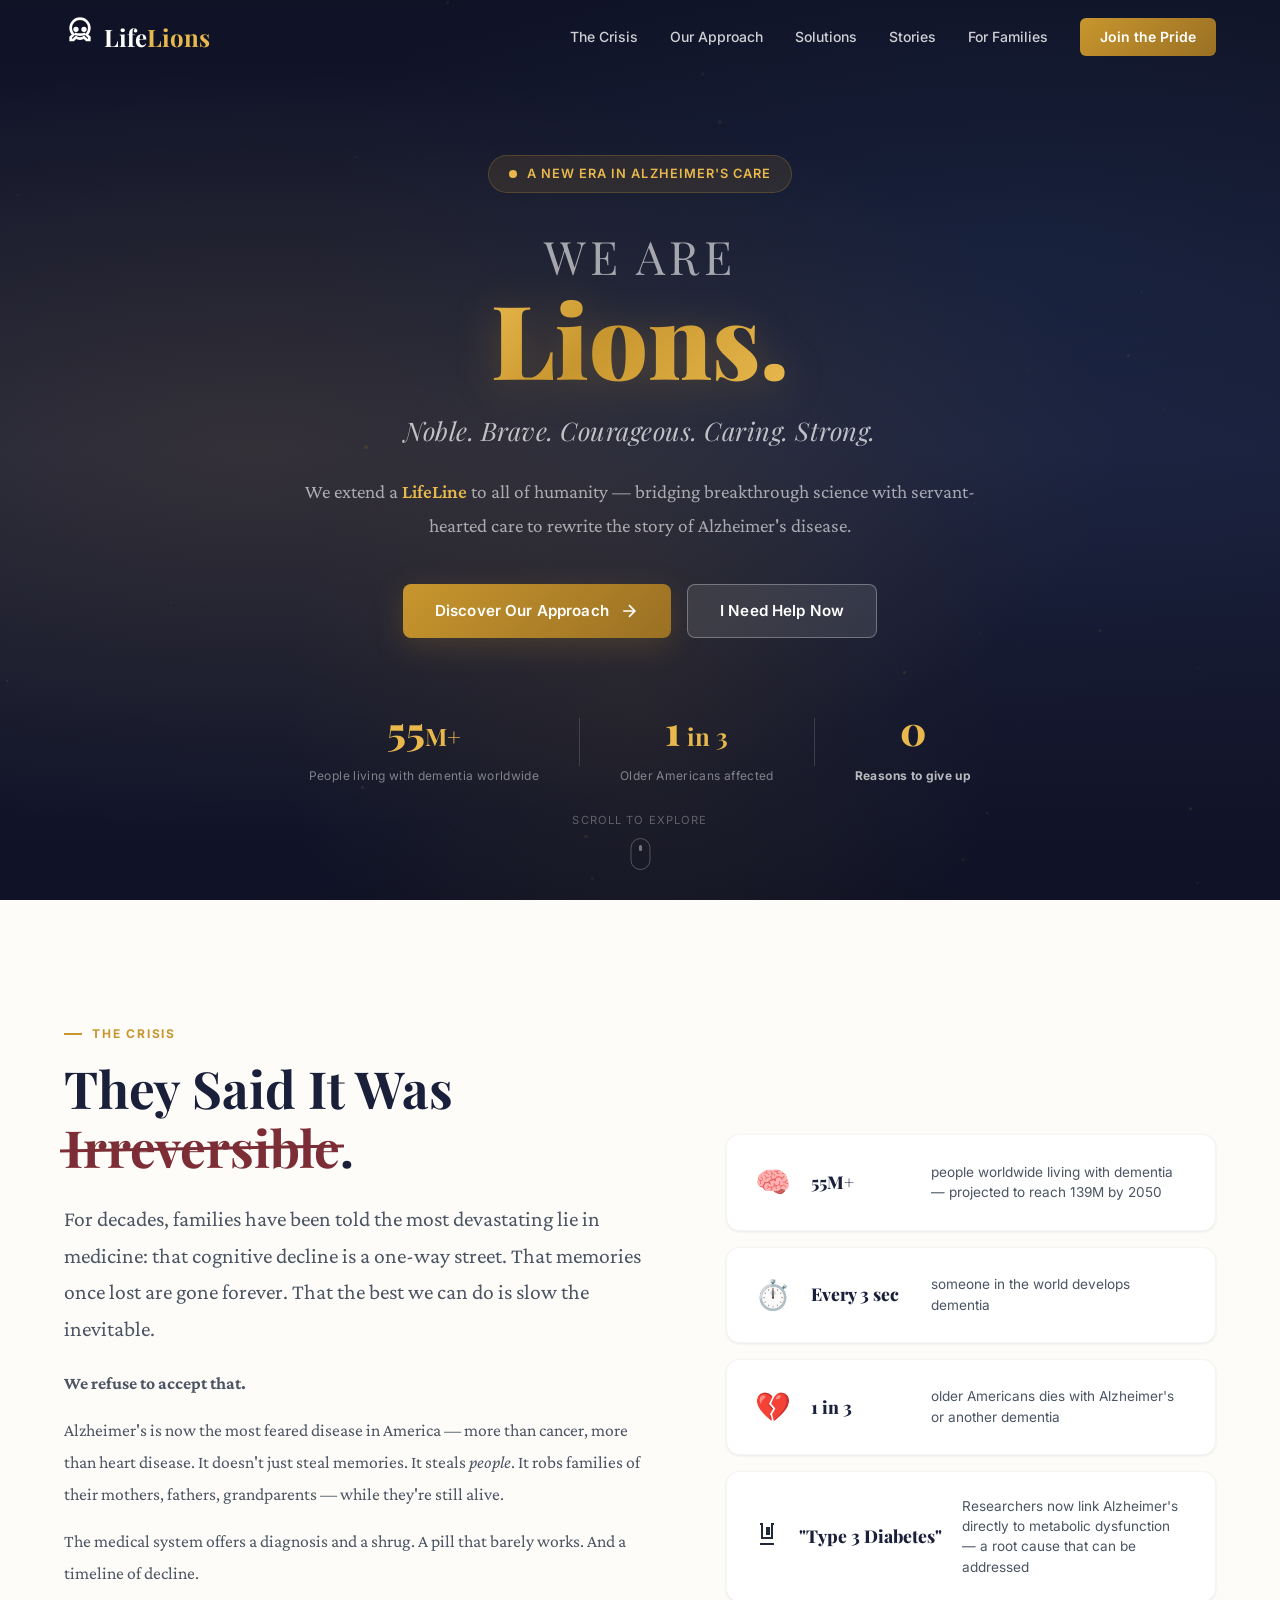
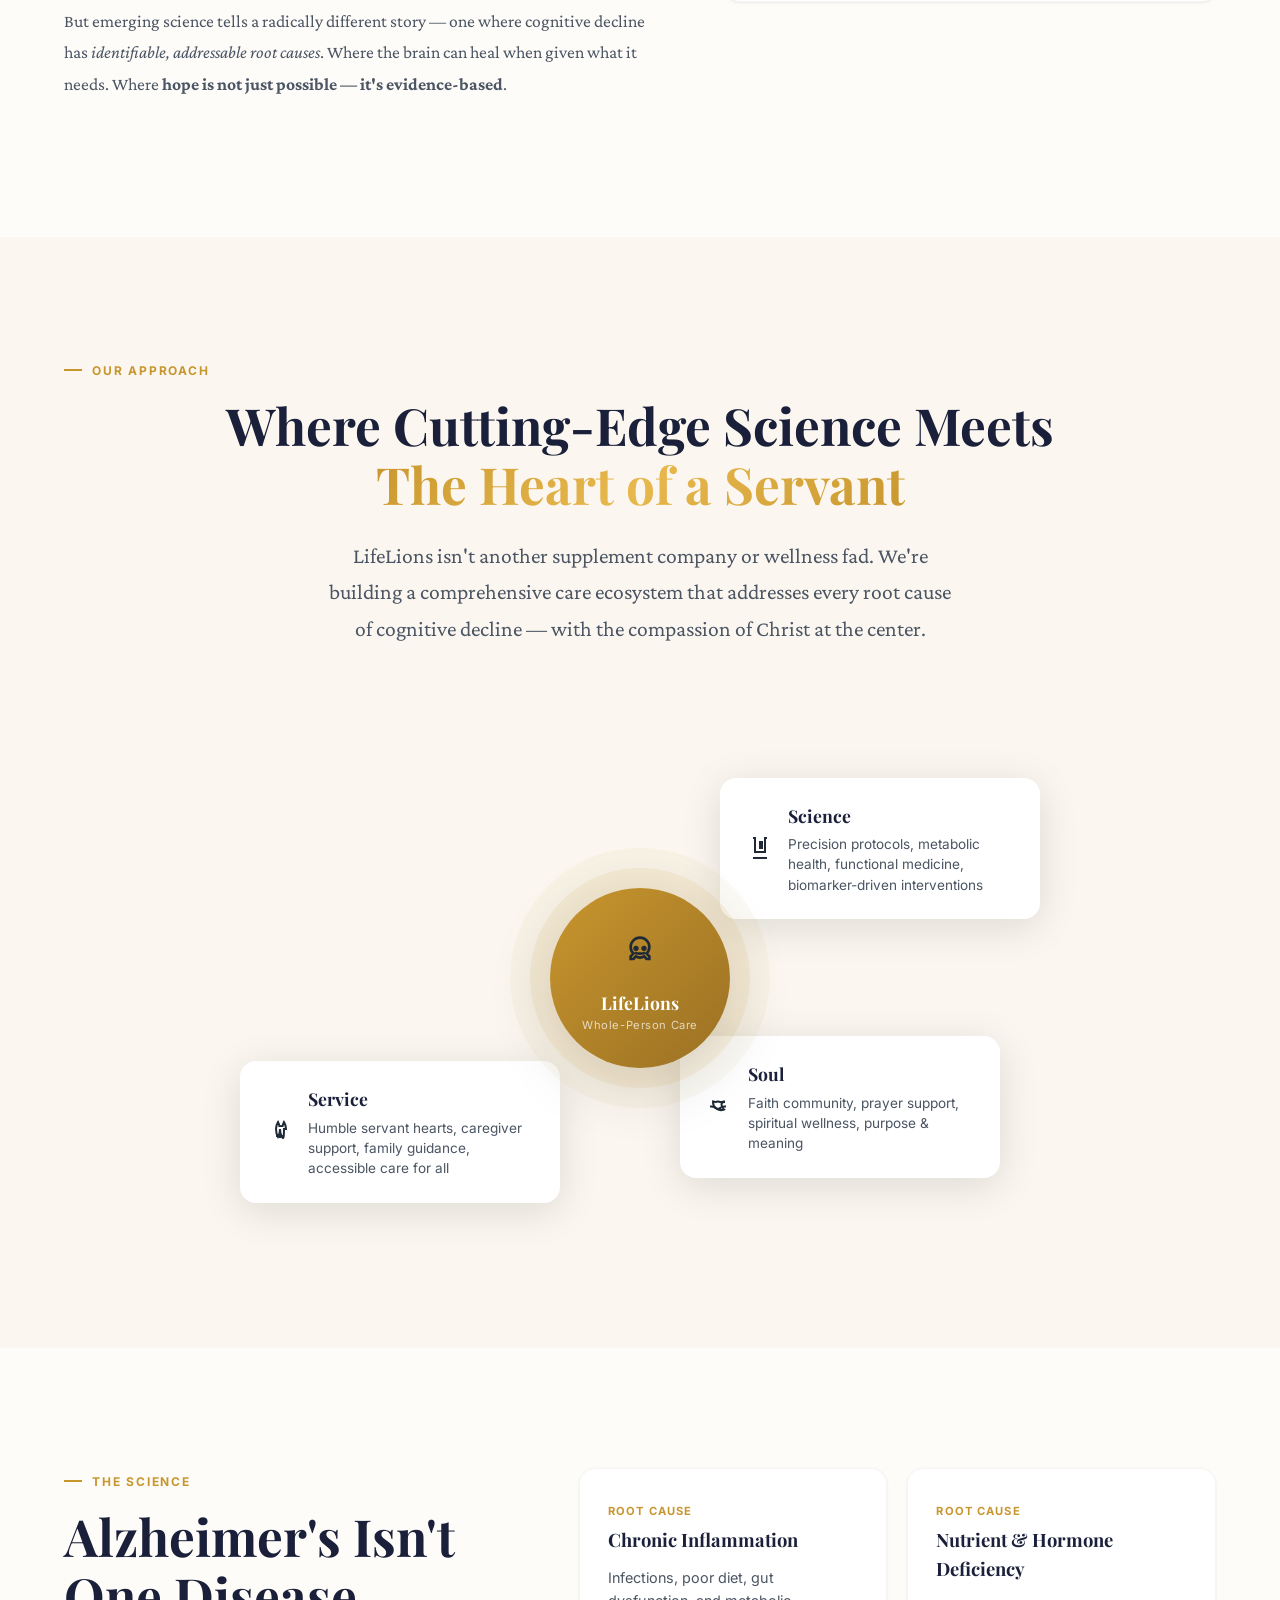
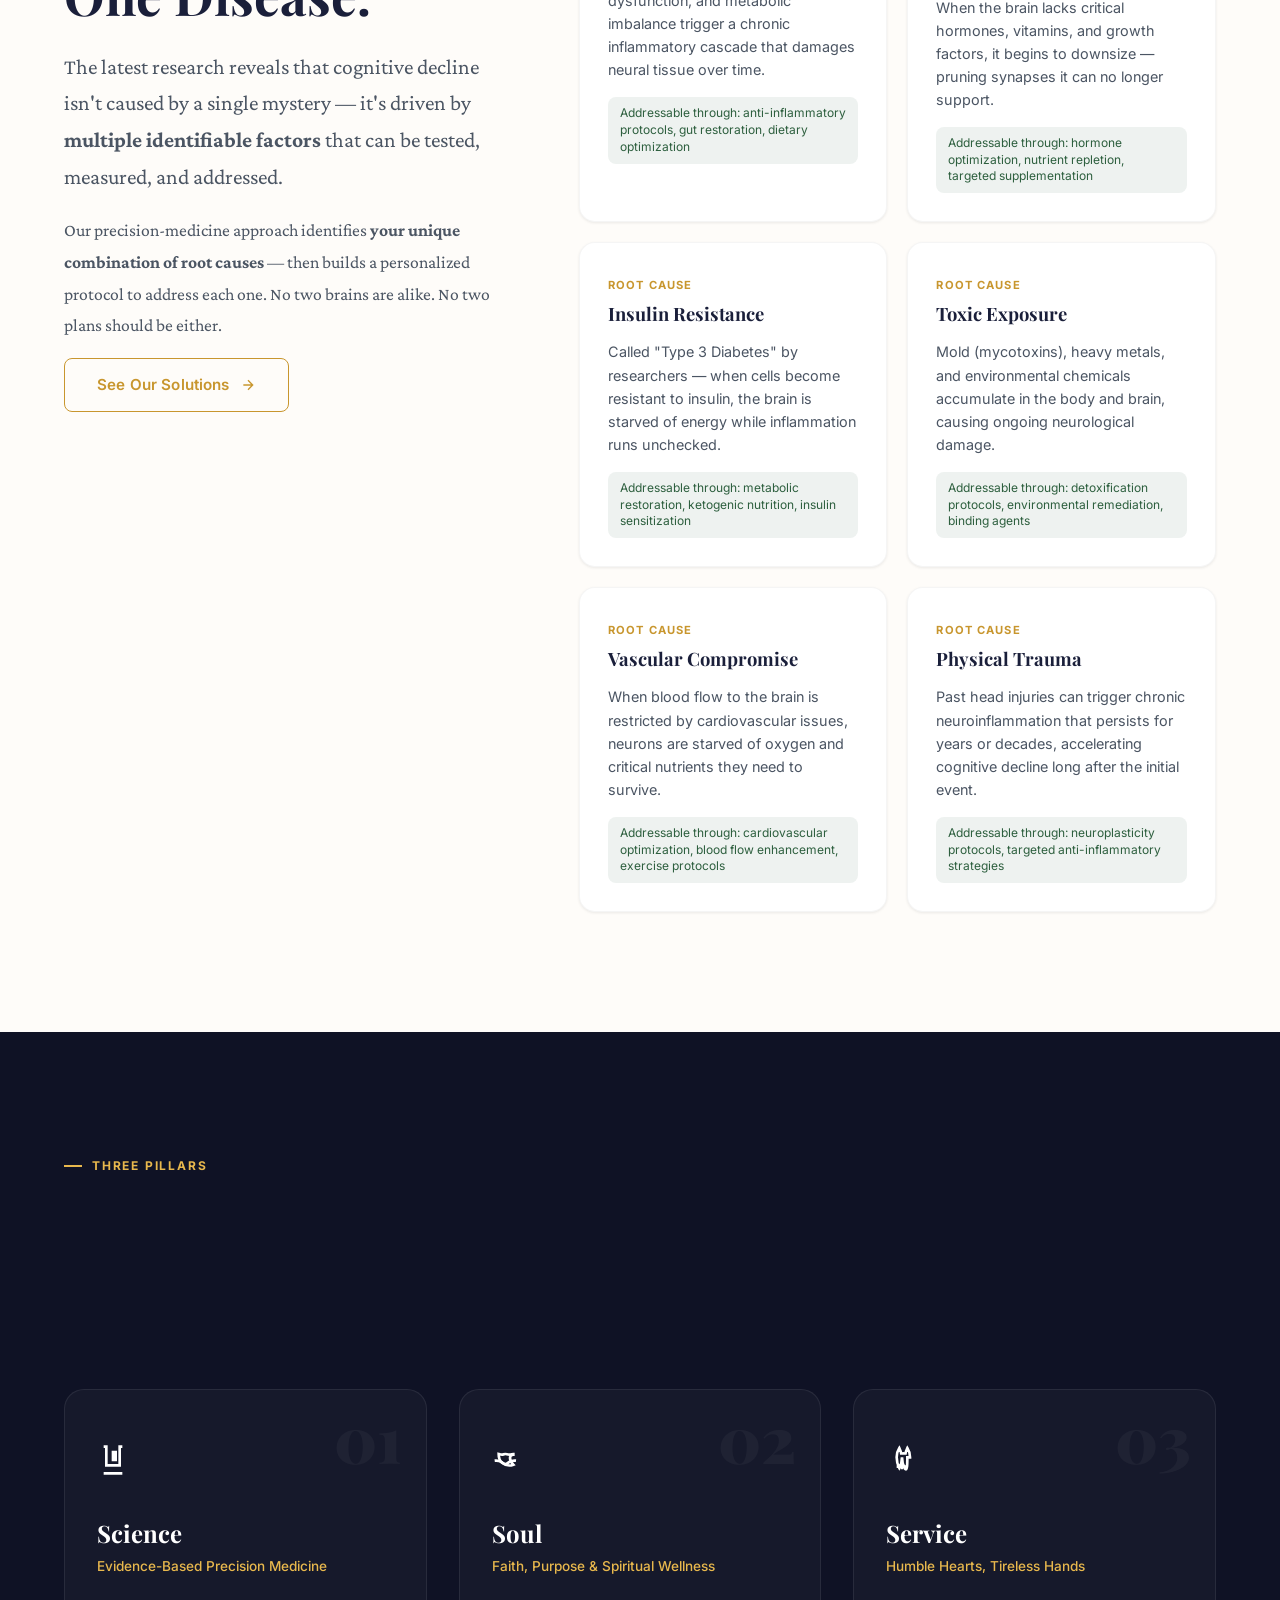
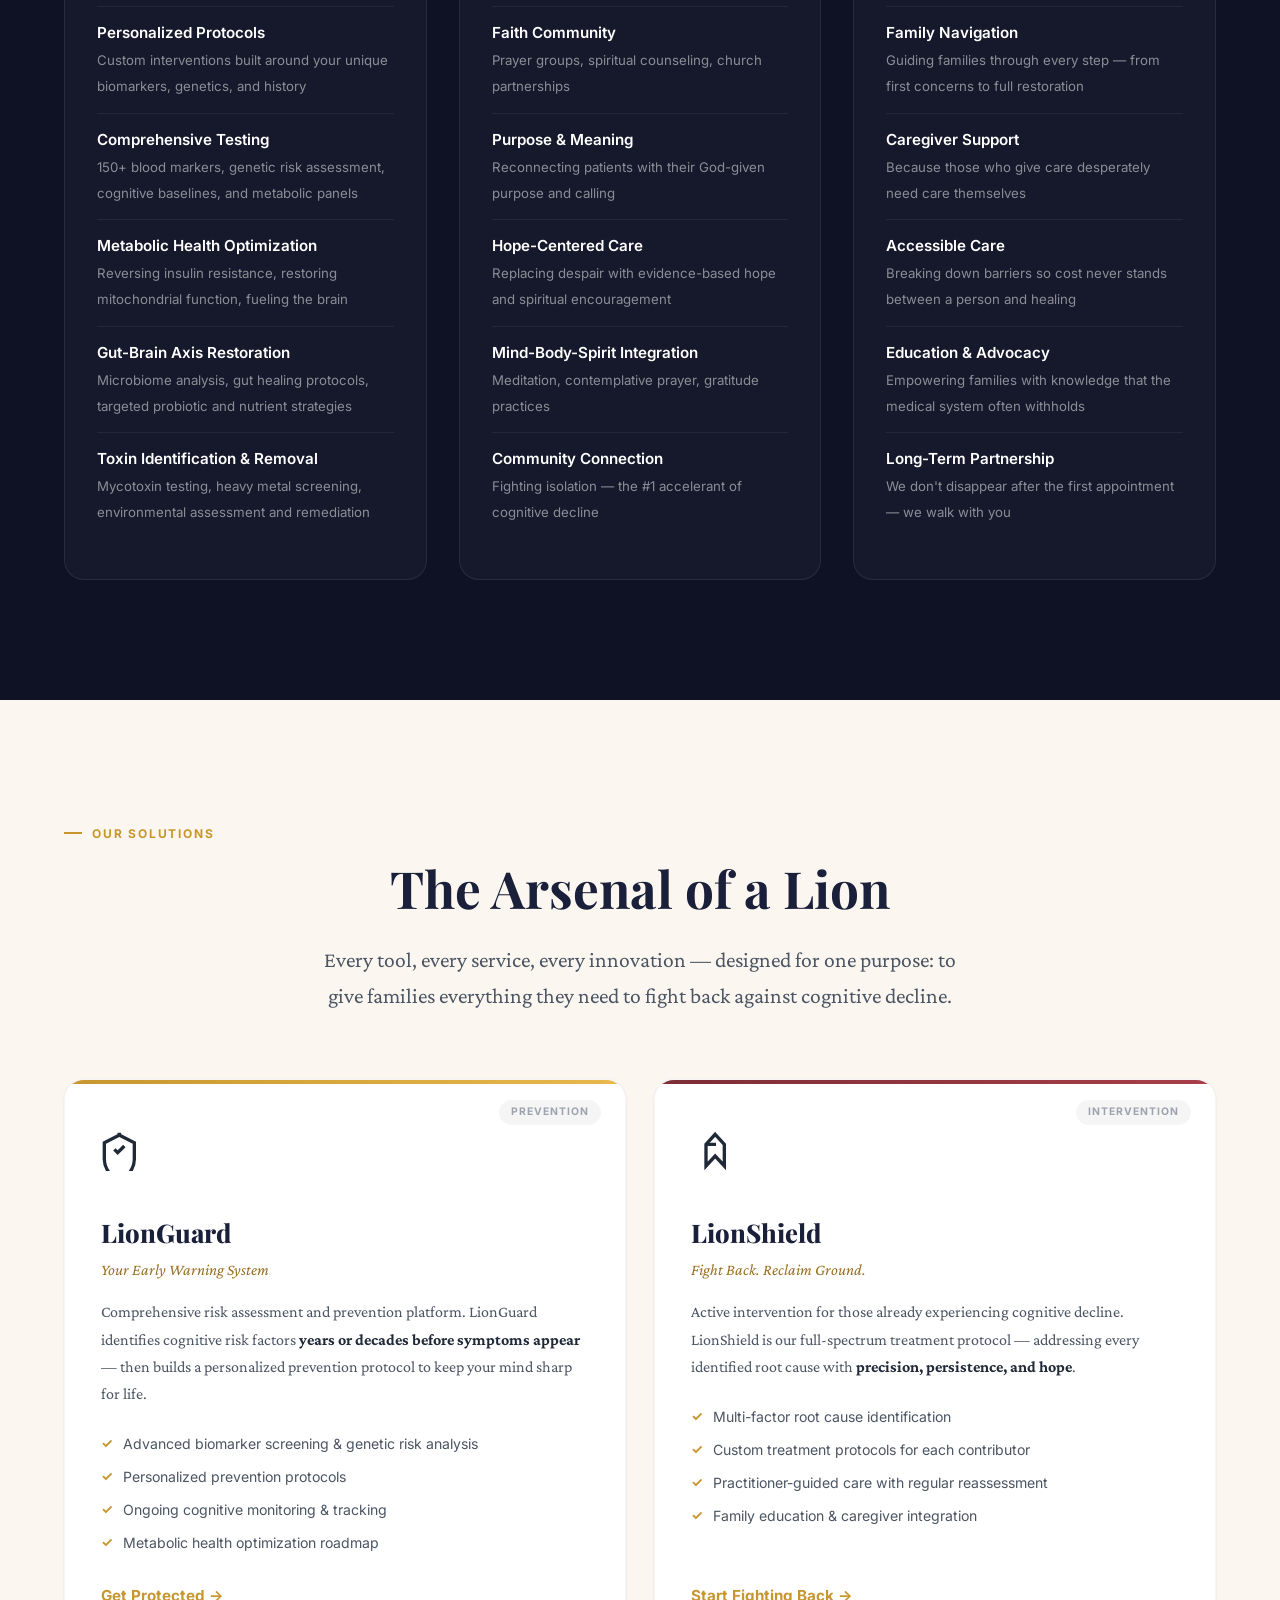
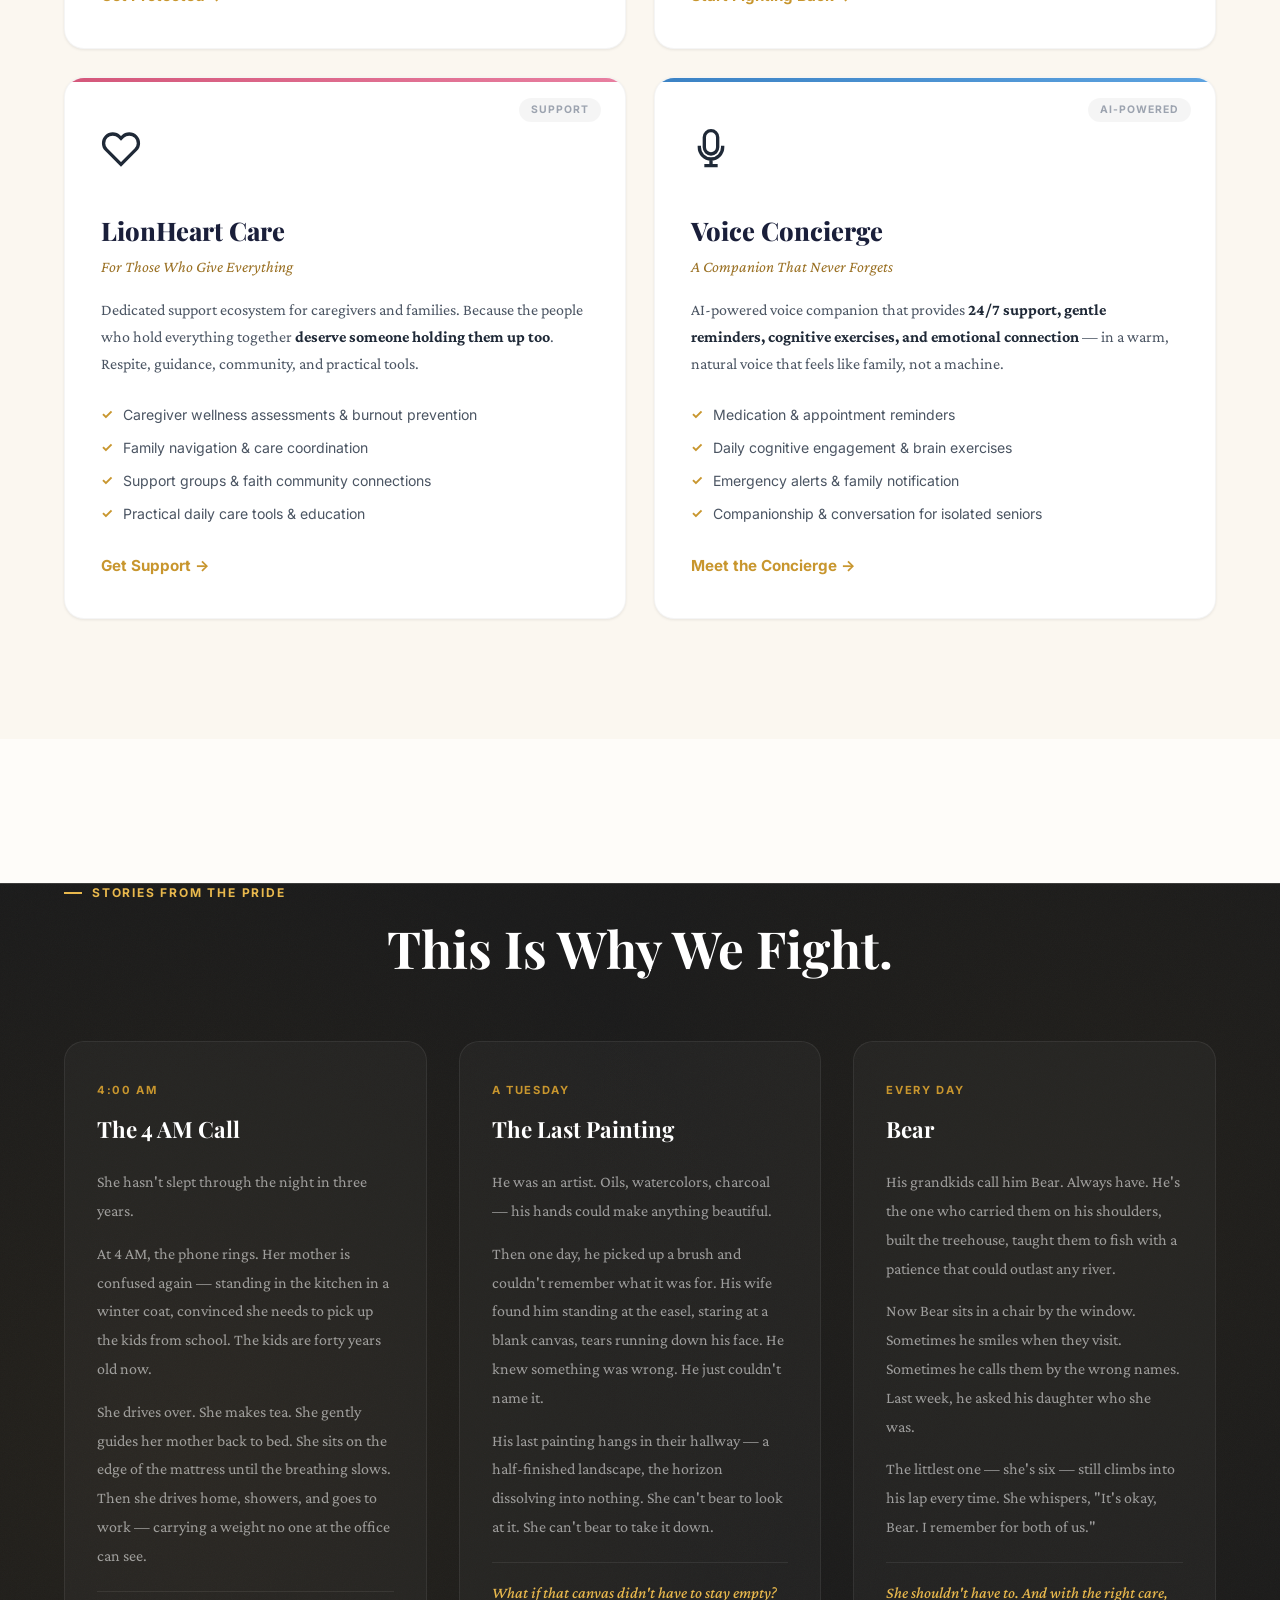
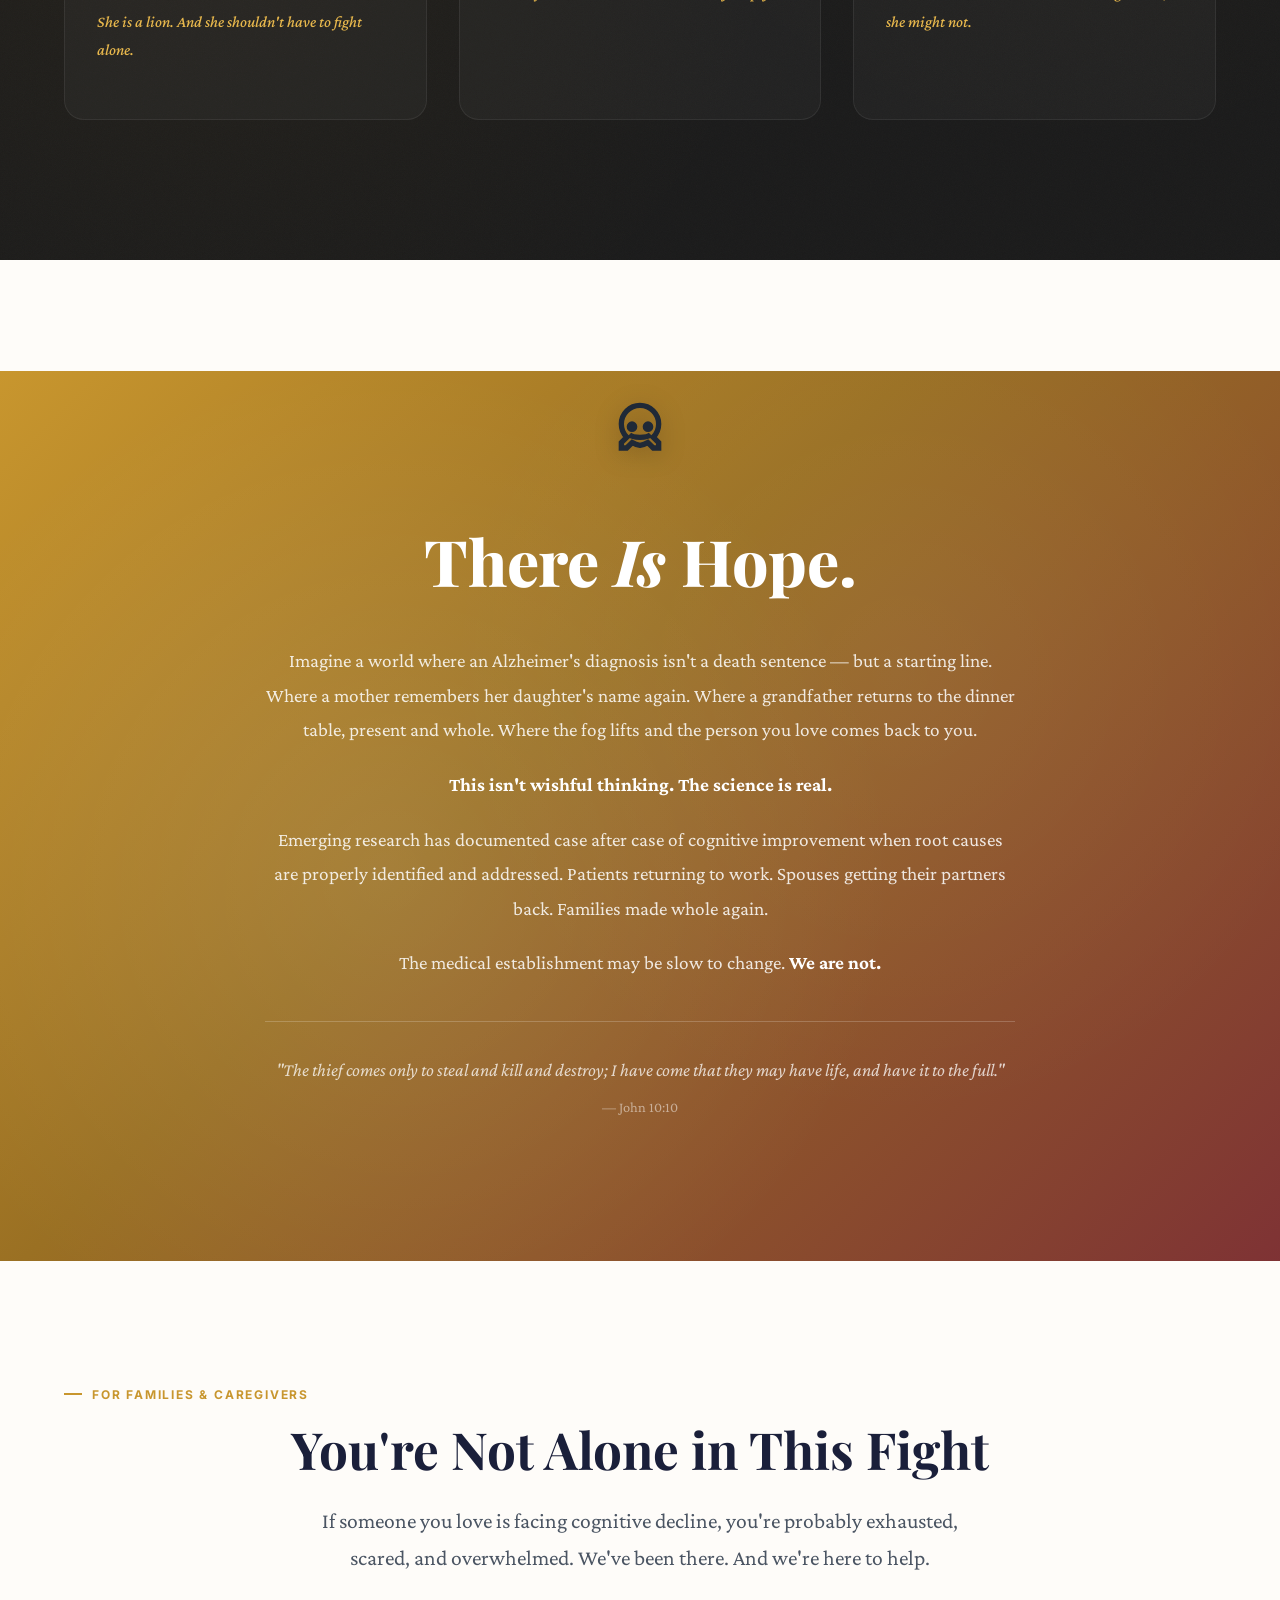
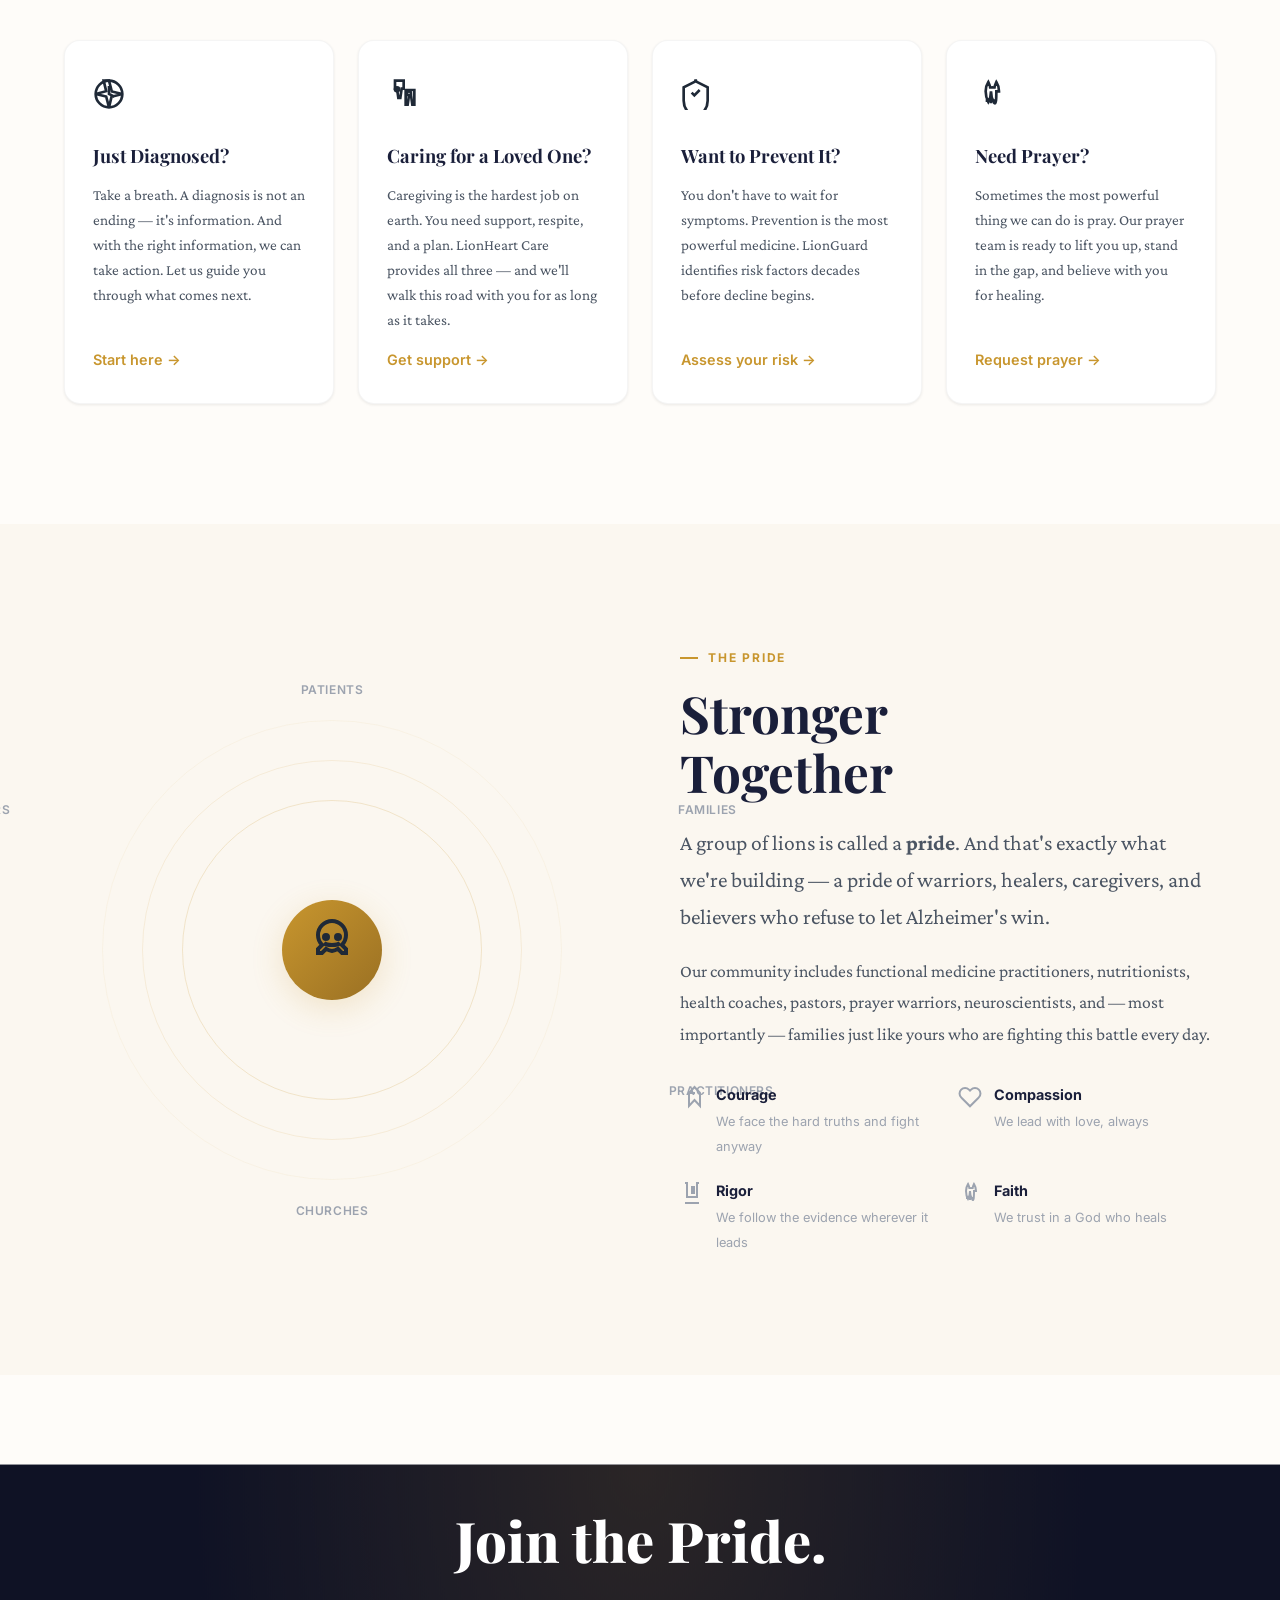
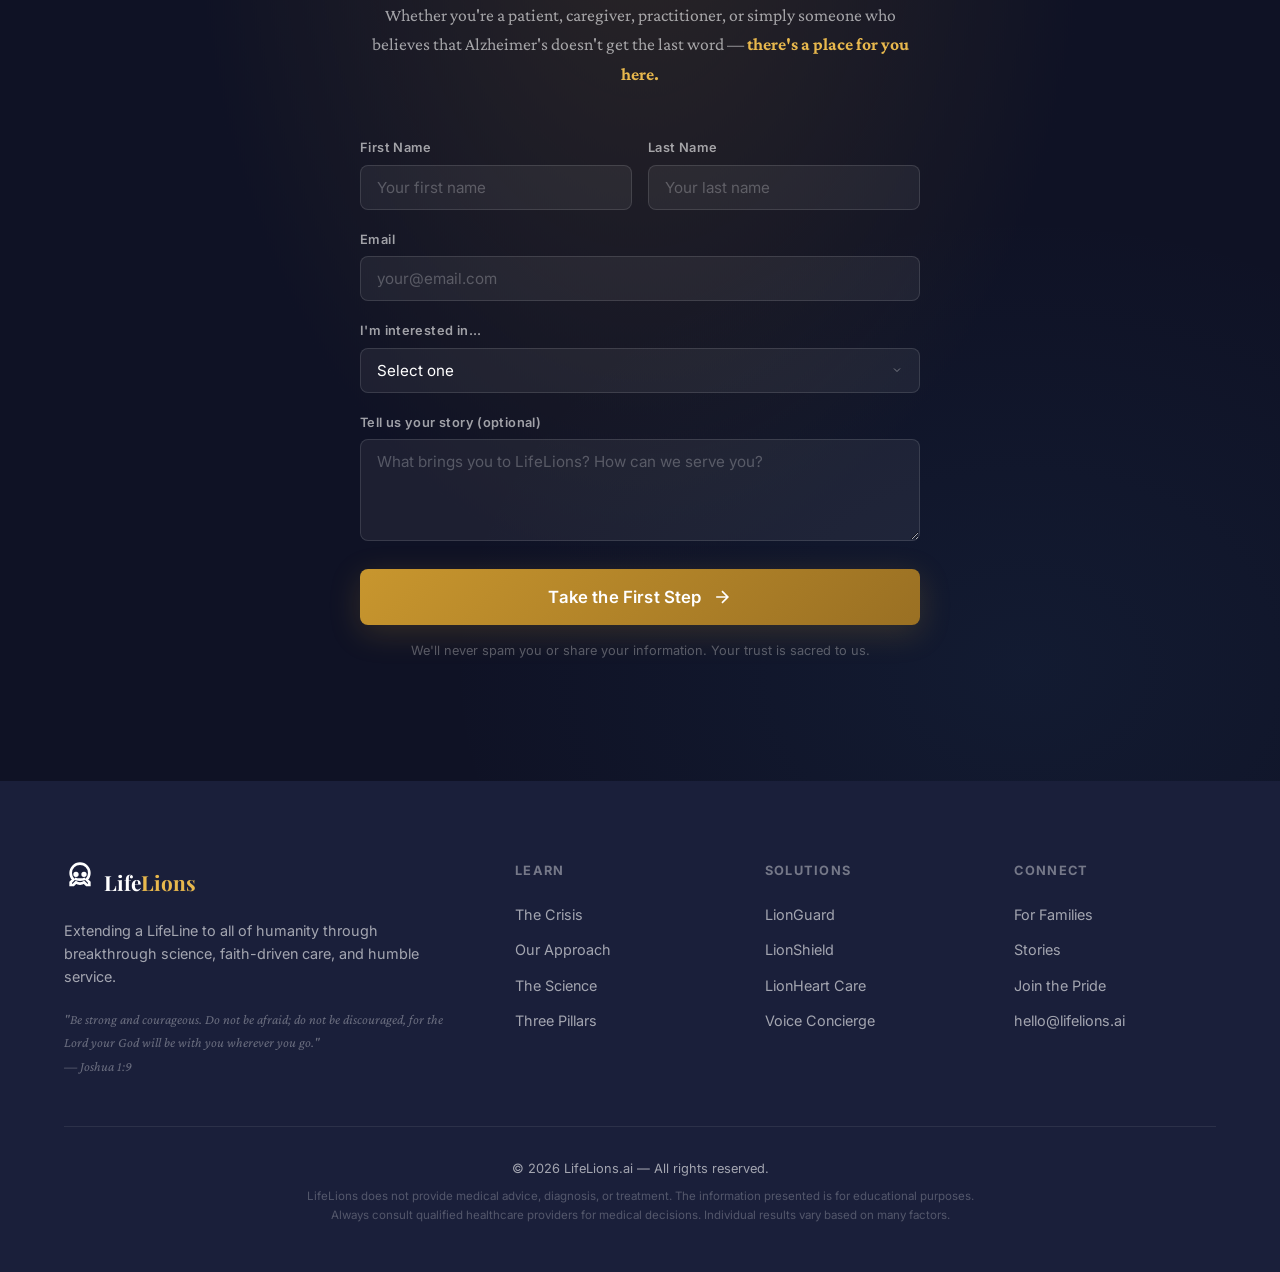
<file: versions/v1-original/index.html>
<!DOCTYPE html>
<html lang="en">
<head>
    <meta charset="UTF-8">
    <meta name="viewport" content="width=device-width, initial-scale=1.0">
    <title>LifeLions — A LifeLine to Humanity</title>
    <meta name="description" content="LifeLions bridges breakthrough Alzheimer's science with faith-driven care. We are lions — noble, brave, courageous, caring, strong. We extend a LifeLine to all of humanity.">
    <meta name="keywords" content="Alzheimer's, cognitive decline, dementia prevention, functional medicine, faith-based care, caregiver support, metabolic health">
    <meta property="og:title" content="LifeLions — A LifeLine to Humanity">
    <meta property="og:description" content="Breakthrough science meets servant-hearted care. Together, we're rewriting the story of Alzheimer's disease.">
    <meta property="og:type" content="website">
    <meta property="og:url" content="https://lifelions.ai">
    <link rel="preconnect" href="https://fonts.googleapis.com">
    <link rel="preconnect" href="https://fonts.gstatic.com" crossorigin>
    <link href="https://fonts.googleapis.com/css2?family=Playfair+Display:ital,wght@0,400;0,500;0,600;0,700;0,800;0,900;1,400;1,500&family=Inter:wght@300;400;500;600;700&family=Crimson+Pro:ital,wght@0,300;0,400;0,500;0,600;1,300;1,400&display=swap" rel="stylesheet">
    <link rel="stylesheet" href="styles.css">
</head>
<body>

    <!-- Navigation -->
    <nav class="nav" id="nav">
        <div class="nav-container">
            <a href="#" class="nav-logo">
                <span class="logo-icon">
                    <svg width="32" height="32" viewBox="0 0 24 24" fill="none" stroke="currentColor" stroke-width="2">
                        <path d="M12 2c3.866 0 7 3.134 7 7 0 1.932-.785 3.684-2.05 4.95L19 16v2h-2l-2.05-2.05A6.965 6.965 0 0 1 12 17a6.965 6.965 0 0 1-2.95-1.05L7 18H5v-2l2.05-2.05A6.968 6.968 0 0 1 5 9c0-3.866 3.134-7 7-7z"/>
                        <circle cx="9" cy="10" r="1"/>
                        <circle cx="15" cy="10" r="1"/>
                        <path d="M8 13c.5.5 1.5 1 4 1s3.5-.5 4-1"/>
                    </svg>
                </span>
                <span class="logo-text">Life<span class="logo-accent">Lions</span></span>
            </a>
            <div class="nav-links" id="navLinks">
                <a href="#crisis" class="nav-link">The Crisis</a>
                <a href="#approach" class="nav-link">Our Approach</a>
                <a href="#products" class="nav-link">Solutions</a>
                <a href="#stories" class="nav-link">Stories</a>
                <a href="#families" class="nav-link">For Families</a>
                <a href="#join" class="nav-link nav-link-cta">Join the Pride</a>
            </div>
            <button class="nav-toggle" id="navToggle" aria-label="Toggle navigation">
                <span></span>
                <span></span>
                <span></span>
            </button>
        </div>
    </nav>

    <!-- Hero Section -->
    <header class="hero" id="hero">
        <div class="hero-bg-overlay"></div>
        <div class="hero-particles" id="heroParticles"></div>
        <div class="hero-content">
            <div class="hero-badge animate-in">
                <span class="badge-dot"></span>
                A New Era in Alzheimer's Care
            </div>
            <h1 class="hero-title animate-in">
                <span class="hero-title-line">We Are</span>
                <span class="hero-title-accent">Lions.</span>
            </h1>
            <p class="hero-subtitle animate-in">
                Noble. Brave. Courageous. Caring. Strong.
            </p>
            <p class="hero-description animate-in">
                We extend a <strong>LifeLine</strong> to all of humanity — bridging breakthrough science 
                with servant-hearted care to rewrite the story of Alzheimer's disease.
            </p>
            <div class="hero-actions animate-in">
                <a href="#approach" class="btn btn-primary">
                    <span>Discover Our Approach</span>
                    <svg width="20" height="20" viewBox="0 0 24 24" fill="none" stroke="currentColor" stroke-width="2"><path d="M5 12h14M12 5l7 7-7 7"/></svg>
                </a>
                <a href="#families" class="btn btn-secondary">
                    <span>I Need Help Now</span>
                </a>
            </div>
            <div class="hero-stats animate-in">
                <div class="hero-stat">
                    <span class="stat-number" data-count="55">0</span><span class="stat-suffix">M+</span>
                    <span class="stat-label">People living with dementia worldwide</span>
                </div>
                <div class="hero-stat-divider"></div>
                <div class="hero-stat">
                    <span class="stat-number" data-count="1">0</span><span class="stat-suffix"> in 3</span>
                    <span class="stat-label">Older Americans affected</span>
                </div>
                <div class="hero-stat-divider"></div>
                <div class="hero-stat">
                    <span class="stat-number" data-count="0">0</span><span class="stat-suffix"></span>
                    <span class="stat-label stat-label-bold">Reasons to give up</span>
                </div>
            </div>
        </div>
        <div class="hero-scroll">
            <span>Scroll to explore</span>
            <div class="scroll-indicator"></div>
        </div>
    </header>

    <!-- The Crisis Section -->
    <section class="section crisis" id="crisis">
        <div class="container">
            <div class="crisis-grid">
                <div class="crisis-content">
                    <span class="section-tag">The Crisis</span>
                    <h2 class="section-title">
                        They Said It Was<br><span class="text-strike">Irreversible</span>.
                    </h2>
                    <p class="section-lead">
                        For decades, families have been told the most devastating lie in medicine: 
                        that cognitive decline is a one-way street. That memories once lost are gone forever. 
                        That the best we can do is slow the inevitable.
                    </p>
                    <p class="section-text">
                        <strong>We refuse to accept that.</strong>
                    </p>
                    <p class="section-text">
                        Alzheimer's is now the most feared disease in America — more than cancer, more 
                        than heart disease. It doesn't just steal memories. It steals <em>people</em>. 
                        It robs families of their mothers, fathers, grandparents — while they're still alive.
                    </p>
                    <p class="section-text">
                        The medical system offers a diagnosis and a shrug. A pill that barely works. 
                        And a timeline of decline.
                    </p>
                    <p class="section-text">
                        But emerging science tells a radically different story — one where cognitive 
                        decline has <em>identifiable, addressable root causes</em>. Where the brain can 
                        heal when given what it needs. Where <strong>hope is not just possible — 
                        it's evidence-based</strong>.
                    </p>
                </div>
                <div class="crisis-visual">
                    <div class="crisis-stat-stack">
                        <div class="crisis-stat-card">
                            <span class="crisis-stat-icon">🧠</span>
                            <span class="crisis-stat-number">55M+</span>
                            <span class="crisis-stat-desc">people worldwide living with dementia — projected to reach 139M by 2050</span>
                        </div>
                        <div class="crisis-stat-card">
                            <span class="crisis-stat-icon">⏱️</span>
                            <span class="crisis-stat-number">Every 3 sec</span>
                            <span class="crisis-stat-desc">someone in the world develops dementia</span>
                        </div>
                        <div class="crisis-stat-card">
                            <span class="crisis-stat-icon">💔</span>
                            <span class="crisis-stat-number">1 in 3</span>
                            <span class="crisis-stat-desc">older Americans dies with Alzheimer's or another dementia</span>
                        </div>
                        <div class="crisis-stat-card">
                            <span class="crisis-stat-icon">
                                <svg width="24" height="24" viewBox="0 0 24 24" fill="none" stroke="currentColor" stroke-width="2">
                                    <path d="M5 22h14M5 2h2v14h10V2h2M12 6h2v2h-2zM12 10h2v2h-2z"/>
                                </svg>
                            </span>
                            <span class="crisis-stat-number">"Type 3 Diabetes"</span>
                            <span class="crisis-stat-desc">Researchers now link Alzheimer's directly to metabolic dysfunction — a root cause that can be addressed</span>
                        </div>
                    </div>
                </div>
            </div>
        </div>
    </section>

    <!-- Approach Section -->
    <section class="section approach" id="approach">
        <div class="container">
            <div class="approach-header">
                <span class="section-tag">Our Approach</span>
                <h2 class="section-title section-title-center">
                    Where Cutting-Edge Science Meets<br>
                    <span class="gradient-text">The Heart of a Servant</span>
                </h2>
                <p class="section-lead section-lead-center">
                    LifeLions isn't another supplement company or wellness fad. We're building a 
                    comprehensive care ecosystem that addresses every root cause of cognitive 
                    decline — with the compassion of Christ at the center.
                </p>
            </div>
            <div class="approach-diagram">
                <div class="diagram-center">
                    <div class="diagram-core">
                        <span class="diagram-icon">
                            <svg width="32" height="32" viewBox="0 0 24 24" fill="none" stroke="currentColor" stroke-width="2">
                                <path d="M12 2c3.866 0 7 3.134 7 7 0 1.932-.785 3.684-2.05 4.95L19 16v2h-2l-2.05-2.05A6.965 6.965 0 0 1 12 17a6.965 6.965 0 0 1-2.95-1.05L7 18H5v-2l2.05-2.05A6.968 6.968 0 0 1 5 9c0-3.866 3.134-7 7-7z"/>
                                <circle cx="9" cy="10" r="1"/>
                                <circle cx="15" cy="10" r="1"/>
                                <path d="M8 13c.5.5 1.5 1 4 1s3.5-.5 4-1"/>
                            </svg>
                        </span>
                        <span class="diagram-label">LifeLions</span>
                        <span class="diagram-sublabel">Whole-Person Care</span>
                    </div>
                </div>
                <div class="diagram-orbits">
                    <div class="orbit-item orbit-1" data-orbit="science">
                        <div class="orbit-icon">
                            <svg width="24" height="24" viewBox="0 0 24 24" fill="none" stroke="currentColor" stroke-width="2">
                                <path d="M5 22h14M5 2h2v14h10V2h2M12 6h2v2h-2zM12 10h2v2h-2z"/>
                            </svg>
                        </div>
                        <div class="orbit-content">
                            <h3>Science</h3>
                            <p>Precision protocols, metabolic health, functional medicine, biomarker-driven interventions</p>
                        </div>
                    </div>
                    <div class="orbit-item orbit-2" data-orbit="soul">
                        <div class="orbit-icon">
                            <svg width="24" height="24" viewBox="0 0 24 24" fill="none" stroke="currentColor" stroke-width="2">
                                <path d="M16 7.5c-1 0-1.44.5-3 .5s-2-.5-3-.5-1.72.5-2.5.5c-.78 0-1.5-.22-2.5-.5 0 0 0 4.5 2.5 6.5s6 2.5 8.5 1.5c0 0-2.5-2.5-2.5-5s2.5-2.5 2.5-2.5z"/>
                                <path d="M2 12.5c1.78-.21 3.57.07 5 1 1 .5 2 1.5 3 1.5s2-1 3-1.5c1.43-.93 3.22-1.21 5-1"/>
                            </svg>
                        </div>
                        <div class="orbit-content">
                            <h3>Soul</h3>
                            <p>Faith community, prayer support, spiritual wellness, purpose &amp; meaning</p>
                        </div>
                    </div>
                    <div class="orbit-item orbit-3" data-orbit="service">
                        <div class="orbit-icon">
                            <svg width="24" height="24" viewBox="0 0 24 24" fill="none" stroke="currentColor" stroke-width="2">
                                <path d="M18 10c0-4-2-7-2-7s-1.5 3-1.5 5c0 0 0-1-1.5-1s-1.5 1-1.5 1c0-2-1.5-5-1.5-5s-2 3-2 7c0 4.5 2 8 2 8s2-3.5 2-8c0 0 0 4.5 2 8s2-3.5 2-8z"/>
                                <path d="M12 15v4M8 17h8"/>
                            </svg>
                        </div>
                        <div class="orbit-content">
                            <h3>Service</h3>
                            <p>Humble servant hearts, caregiver support, family guidance, accessible care for all</p>
                        </div>
                    </div>
                </div>
            </div>
        </div>
    </section>

    <!-- Science / Root Causes Section -->
    <section class="section science" id="science">
        <div class="container">
            <div class="science-grid">
                <div class="science-sidebar">
                    <span class="section-tag">The Science</span>
                    <h2 class="section-title">
                        Alzheimer's Isn't<br>One Disease.
                    </h2>
                    <p class="section-lead">
                        The latest research reveals that cognitive decline isn't caused by a single 
                        mystery — it's driven by <strong>multiple identifiable factors</strong> that 
                        can be tested, measured, and addressed.
                    </p>
                    <p class="section-text">
                        Our precision-medicine approach identifies <strong>your unique combination 
                        of root causes</strong> — then builds a personalized protocol to address 
                        each one. No two brains are alike. No two plans should be either.
                    </p>
                    <a href="#products" class="btn btn-outline">
                        <span>See Our Solutions</span>
                        <svg width="16" height="16" viewBox="0 0 24 24" fill="none" stroke="currentColor" stroke-width="2"><path d="M5 12h14M12 5l7 7-7 7"/></svg>
                    </a>
                </div>
                <div class="science-cards">
                    <div class="science-card" data-type="type1">
                        <div class="science-card-header">
                            <span class="science-card-number">Root Cause</span>
                            <h3>Chronic Inflammation</h3>
                        </div>
                        <p>Infections, poor diet, gut dysfunction, and metabolic imbalance trigger a chronic inflammatory cascade that damages neural tissue over time.</p>
                        <div class="science-card-tag">Addressable through: anti-inflammatory protocols, gut restoration, dietary optimization</div>
                    </div>
                    <div class="science-card" data-type="type2">
                        <div class="science-card-header">
                            <span class="science-card-number">Root Cause</span>
                            <h3>Nutrient &amp; Hormone Deficiency</h3>
                        </div>
                        <p>When the brain lacks critical hormones, vitamins, and growth factors, it begins to downsize — pruning synapses it can no longer support.</p>
                        <div class="science-card-tag">Addressable through: hormone optimization, nutrient repletion, targeted supplementation</div>
                    </div>
                    <div class="science-card" data-type="type15">
                        <div class="science-card-header">
                            <span class="science-card-number">Root Cause</span>
                            <h3>Insulin Resistance</h3>
                        </div>
                        <p>Called "Type 3 Diabetes" by researchers — when cells become resistant to insulin, the brain is starved of energy while inflammation runs unchecked.</p>
                        <div class="science-card-tag">Addressable through: metabolic restoration, ketogenic nutrition, insulin sensitization</div>
                    </div>
                    <div class="science-card" data-type="type3">
                        <div class="science-card-header">
                            <span class="science-card-number">Root Cause</span>
                            <h3>Toxic Exposure</h3>
                        </div>
                        <p>Mold (mycotoxins), heavy metals, and environmental chemicals accumulate in the body and brain, causing ongoing neurological damage.</p>
                        <div class="science-card-tag">Addressable through: detoxification protocols, environmental remediation, binding agents</div>
                    </div>
                    <div class="science-card" data-type="type4">
                        <div class="science-card-header">
                            <span class="science-card-number">Root Cause</span>
                            <h3>Vascular Compromise</h3>
                        </div>
                        <p>When blood flow to the brain is restricted by cardiovascular issues, neurons are starved of oxygen and critical nutrients they need to survive.</p>
                        <div class="science-card-tag">Addressable through: cardiovascular optimization, blood flow enhancement, exercise protocols</div>
                    </div>
                    <div class="science-card" data-type="type5">
                        <div class="science-card-header">
                            <span class="science-card-number">Root Cause</span>
                            <h3>Physical Trauma</h3>
                        </div>
                        <p>Past head injuries can trigger chronic neuroinflammation that persists for years or decades, accelerating cognitive decline long after the initial event.</p>
                        <div class="science-card-tag">Addressable through: neuroplasticity protocols, targeted anti-inflammatory strategies</div>
                    </div>
                </div>
            </div>
        </div>
    </section>

    <!-- Three Pillars Section -->
    <section class="section pillars" id="pillars">
        <div class="container">
            <div class="pillars-header">
                <span class="section-tag">Three Pillars</span>
                <h2 class="section-title section-title-center">
                    The Lion's Heart:<br>
                    <span class="gradient-text">Science. Soul. Service.</span>
                </h2>
            </div>
            <div class="pillars-grid">
                <!-- Science Pillar -->
                <div class="pillar-card pillar-science">
                    <div class="pillar-number">01</div>
                    <div class="pillar-icon-wrap">
                        <div class="pillar-icon">
                            <svg width="32" height="32" viewBox="0 0 24 24" fill="none" stroke="currentColor" stroke-width="2">
                                <path d="M5 22h14M5 2h2v14h10V2h2M12 6h2v2h-2zM12 10h2v2h-2z"/>
                            </svg>
                        </div>
                    </div>
                    <h3 class="pillar-title">Science</h3>
                    <p class="pillar-subtitle">Evidence-Based Precision Medicine</p>
                    <ul class="pillar-list">
                        <li>
                            <strong>Personalized Protocols</strong>
                            <span>Custom interventions built around your unique biomarkers, genetics, and history</span>
                        </li>
                        <li>
                            <strong>Comprehensive Testing</strong>
                            <span>150+ blood markers, genetic risk assessment, cognitive baselines, and metabolic panels</span>
                        </li>
                        <li>
                            <strong>Metabolic Health Optimization</strong>
                            <span>Reversing insulin resistance, restoring mitochondrial function, fueling the brain</span>
                        </li>
                        <li>
                            <strong>Gut-Brain Axis Restoration</strong>
                            <span>Microbiome analysis, gut healing protocols, targeted probiotic and nutrient strategies</span>
                        </li>
                        <li>
                            <strong>Toxin Identification &amp; Removal</strong>
                            <span>Mycotoxin testing, heavy metal screening, environmental assessment and remediation</span>
                        </li>
                    </ul>
                </div>

                <!-- Soul Pillar -->
                <div class="pillar-card pillar-soul">
                    <div class="pillar-number">02</div>
                    <div class="pillar-icon-wrap">
                        <div class="pillar-icon">
                            <svg width="32" height="32" viewBox="0 0 24 24" fill="none" stroke="currentColor" stroke-width="2">
                                <path d="M16 7.5c-1 0-1.44.5-3 .5s-2-.5-3-.5-1.72.5-2.5.5c-.78 0-1.5-.22-2.5-.5 0 0 0 4.5 2.5 6.5s6 2.5 8.5 1.5c0 0-2.5-2.5-2.5-5s2.5-2.5 2.5-2.5z"/>
                                <path d="M2 12.5c1.78-.21 3.57.07 5 1 1 .5 2 1.5 3 1.5s2-1 3-1.5c1.43-.93 3.22-1.21 5-1"/>
                            </svg>
                        </div>
                    </div>
                    <h3 class="pillar-title">Soul</h3>
                    <p class="pillar-subtitle">Faith, Purpose &amp; Spiritual Wellness</p>
                    <ul class="pillar-list">
                        <li>
                            <strong>Faith Community</strong>
                            <span>Prayer groups, spiritual counseling, church partnerships</span>
                        </li>
                        <li>
                            <strong>Purpose &amp; Meaning</strong>
                            <span>Reconnecting patients with their God-given purpose and calling</span>
                        </li>
                        <li>
                            <strong>Hope-Centered Care</strong>
                            <span>Replacing despair with evidence-based hope and spiritual encouragement</span>
                        </li>
                        <li>
                            <strong>Mind-Body-Spirit Integration</strong>
                            <span>Meditation, contemplative prayer, gratitude practices</span>
                        </li>
                        <li>
                            <strong>Community Connection</strong>
                            <span>Fighting isolation — the #1 accelerant of cognitive decline</span>
                        </li>
                    </ul>
                </div>

                <!-- Service Pillar -->
                <div class="pillar-card pillar-service">
                    <div class="pillar-number">03</div>
                    <div class="pillar-icon-wrap">
                        <div class="pillar-icon">
                            <svg width="32" height="32" viewBox="0 0 24 24" fill="none" stroke="currentColor" stroke-width="2">
                                <path d="M18 10c0-4-2-7-2-7s-1.5 3-1.5 5c0 0 0-1-1.5-1s-1.5 1-1.5 1c0-2-1.5-5-1.5-5s-2 3-2 7c0 4.5 2 8 2 8s2-3.5 2-8c0 0 0 4.5 2 8s2-3.5 2-8z"/>
                                <path d="M12 15v4M8 17h8"/>
                            </svg>
                        </div>
                    </div>
                    <h3 class="pillar-title">Service</h3>
                    <p class="pillar-subtitle">Humble Hearts, Tireless Hands</p>
                    <ul class="pillar-list">
                        <li>
                            <strong>Family Navigation</strong>
                            <span>Guiding families through every step — from first concerns to full restoration</span>
                        </li>
                        <li>
                            <strong>Caregiver Support</strong>
                            <span>Because those who give care desperately need care themselves</span>
                        </li>
                        <li>
                            <strong>Accessible Care</strong>
                            <span>Breaking down barriers so cost never stands between a person and healing</span>
                        </li>
                        <li>
                            <strong>Education &amp; Advocacy</strong>
                            <span>Empowering families with knowledge that the medical system often withholds</span>
                        </li>
                        <li>
                            <strong>Long-Term Partnership</strong>
                            <span>We don't disappear after the first appointment — we walk with you</span>
                        </li>
                    </ul>
                </div>
            </div>
        </div>
    </section>

    <!-- Products Section -->
    <section class="section products" id="products">
        <div class="container">
            <div class="products-header">
                <span class="section-tag">Our Solutions</span>
                <h2 class="section-title section-title-center">
                    The Arsenal of a Lion
                </h2>
                <p class="section-lead section-lead-center">
                    Every tool, every service, every innovation — designed for one purpose: 
                    to give families everything they need to fight back against cognitive decline.
                </p>
            </div>
            <div class="products-grid">
                <!-- LionGuard -->
                <div class="product-card product-guard">
                    <div class="product-card-badge">Prevention</div>
                    <div class="product-icon-area">
                        <div class="product-icon">
                            <svg width="40" height="40" viewBox="0 0 24 24" fill="none" stroke="currentColor" stroke-width="2">
                                <path d="M12 2L2 7v10c0 5.55 3.84 10.74 9 12 5.16-1.26 9-6.45 9-12V7l-10-5z"/>
                                <path d="M8 11l2 2 4-4"/>
                            </svg>
                        </div>
                    </div>
                    <h3 class="product-name">LionGuard</h3>
                    <p class="product-tagline">Your Early Warning System</p>
                    <p class="product-desc">
                        Comprehensive risk assessment and prevention platform. LionGuard identifies 
                        cognitive risk factors <strong>years or decades before symptoms appear</strong> — 
                        then builds a personalized prevention protocol to keep your mind sharp for life.
                    </p>
                    <ul class="product-features">
                        <li>Advanced biomarker screening &amp; genetic risk analysis</li>
                        <li>Personalized prevention protocols</li>
                        <li>Ongoing cognitive monitoring &amp; tracking</li>
                        <li>Metabolic health optimization roadmap</li>
                    </ul>
                    <a href="#join" class="product-cta">Get Protected →</a>
                </div>

                <!-- LionShield -->
                <div class="product-card product-shield">
                    <div class="product-card-badge">Intervention</div>
                    <div class="product-icon-area">
                        <div class="product-icon">
                            <svg width="40" height="40" viewBox="0 0 24 24" fill="none" stroke="currentColor" stroke-width="2">
                                <path d="M14.5 2L20 8v13l-5.5-6L9 21V8l5.5-6z"/>
                                <path d="M9 8h6"/>
                            </svg>
                        </div>
                    </div>
                    <h3 class="product-name">LionShield</h3>
                    <p class="product-tagline">Fight Back. Reclaim Ground.</p>
                    <p class="product-desc">
                        Active intervention for those already experiencing cognitive decline. 
                        LionShield is our full-spectrum treatment protocol — addressing every 
                        identified root cause with <strong>precision, persistence, and hope</strong>.
                    </p>
                    <ul class="product-features">
                        <li>Multi-factor root cause identification</li>
                        <li>Custom treatment protocols for each contributor</li>
                        <li>Practitioner-guided care with regular reassessment</li>
                        <li>Family education &amp; caregiver integration</li>
                    </ul>
                    <a href="#join" class="product-cta">Start Fighting Back →</a>
                </div>

                <!-- LionHeart Care -->
                <div class="product-card product-heart">
                    <div class="product-card-badge">Support</div>
                    <div class="product-icon-area">
                        <div class="product-icon">
                            <svg width="40" height="40" viewBox="0 0 24 24" fill="none" stroke="currentColor" stroke-width="2">
                                <path d="M20.84 4.61a5.5 5.5 0 0 0-7.78 0L12 5.67l-1.06-1.06a5.5 5.5 0 0 0-7.78 7.78l1.06 1.06L12 21.23l7.78-7.78 1.06-1.06a5.5 5.5 0 0 0 0-7.78z"/>
                            </svg>
                        </div>
                    </div>
                    <h3 class="product-name">LionHeart Care</h3>
                    <p class="product-tagline">For Those Who Give Everything</p>
                    <p class="product-desc">
                        Dedicated support ecosystem for caregivers and families. Because the people 
                        who hold everything together <strong>deserve someone holding them up too</strong>. 
                        Respite, guidance, community, and practical tools.
                    </p>
                    <ul class="product-features">
                        <li>Caregiver wellness assessments &amp; burnout prevention</li>
                        <li>Family navigation &amp; care coordination</li>
                        <li>Support groups &amp; faith community connections</li>
                        <li>Practical daily care tools &amp; education</li>
                    </ul>
                    <a href="#join" class="product-cta">Get Support →</a>
                </div>

                <!-- Voice Concierge -->
                <div class="product-card product-voice">
                    <div class="product-card-badge">AI-Powered</div>
                    <div class="product-icon-area">
                        <div class="product-icon">
                            <svg width="40" height="40" viewBox="0 0 24 24" fill="none" stroke="currentColor" stroke-width="2">
                                <path d="M12 1a4 4 0 0 0-4 4v6a4 4 0 0 0 8 0V5a4 4 0 0 0-4-4z"/>
                                <path d="M19 10v1a7 7 0 0 1-14 0v-1M12 18v4M8 22h8"/>
                            </svg>
                        </div>
                    </div>
                    <h3 class="product-name">Voice Concierge</h3>
                    <p class="product-tagline">A Companion That Never Forgets</p>
                    <p class="product-desc">
                        AI-powered voice companion that provides <strong>24/7 support, gentle 
                        reminders, cognitive exercises, and emotional connection</strong> — in a warm, 
                        natural voice that feels like family, not a machine.
                    </p>
                    <ul class="product-features">
                        <li>Medication &amp; appointment reminders</li>
                        <li>Daily cognitive engagement &amp; brain exercises</li>
                        <li>Emergency alerts &amp; family notification</li>
                        <li>Companionship &amp; conversation for isolated seniors</li>
                    </ul>
                    <a href="#join" class="product-cta">Meet the Concierge →</a>
                </div>
            </div>
        </div>
    </section>

    <!-- Stories Section -->
    <section class="section stories" id="stories">
        <div class="stories-bg"></div>
        <div class="container">
            <div class="stories-header">
                <span class="section-tag section-tag-light">Stories From the Pride</span>
                <h2 class="section-title section-title-center stories-title">
                    This Is Why We Fight.
                </h2>
            </div>
            <div class="stories-grid">
                <!-- 4 AM -->
                <div class="story-card">
                    <div class="story-time">4:00 AM</div>
                    <h3 class="story-title">The 4 AM Call</h3>
                    <div class="story-body">
                        <p>
                            She hasn't slept through the night in three years.
                        </p>
                        <p>
                            At 4 AM, the phone rings. Her mother is confused again — standing 
                            in the kitchen in a winter coat, convinced she needs to pick up 
                            the kids from school. The kids are forty years old now.
                        </p>
                        <p>
                            She drives over. She makes tea. She gently guides her mother back 
                            to bed. She sits on the edge of the mattress until the breathing 
                            slows. Then she drives home, showers, and goes to work — 
                            carrying a weight no one at the office can see.
                        </p>
                        <p class="story-whisper">
                            She is a lion. And she shouldn't have to fight alone.
                        </p>
                    </div>
                </div>

                <!-- The Last Painting -->
                <div class="story-card">
                    <div class="story-time">A Tuesday</div>
                    <h3 class="story-title">The Last Painting</h3>
                    <div class="story-body">
                        <p>
                            He was an artist. Oils, watercolors, charcoal — his hands 
                            could make anything beautiful.
                        </p>
                        <p>
                            Then one day, he picked up a brush and couldn't remember what 
                            it was for. His wife found him standing at the easel, staring 
                            at a blank canvas, tears running down his face. He knew something 
                            was wrong. He just couldn't name it.
                        </p>
                        <p>
                            His last painting hangs in their hallway — a half-finished 
                            landscape, the horizon dissolving into nothing. She can't bear 
                            to look at it. She can't bear to take it down.
                        </p>
                        <p class="story-whisper">
                            What if that canvas didn't have to stay empty?
                        </p>
                    </div>
                </div>

                <!-- Bear -->
                <div class="story-card">
                    <div class="story-time">Every Day</div>
                    <h3 class="story-title">Bear</h3>
                    <div class="story-body">
                        <p>
                            His grandkids call him Bear. Always have. He's the one who 
                            carried them on his shoulders, built the treehouse, taught them 
                            to fish with a patience that could outlast any river.
                        </p>
                        <p>
                            Now Bear sits in a chair by the window. Sometimes he smiles when 
                            they visit. Sometimes he calls them by the wrong names. Last 
                            week, he asked his daughter who she was.
                        </p>
                        <p>
                            The littlest one — she's six — still climbs into his lap every 
                            time. She whispers, "It's okay, Bear. I remember for both of us."
                        </p>
                        <p class="story-whisper">
                            She shouldn't have to. And with the right care, she might not.
                        </p>
                    </div>
                </div>
            </div>
        </div>
    </section>

    <!-- Hope Section -->
    <section class="section hope" id="hope">
        <div class="hope-bg"></div>
        <div class="container">
            <div class="hope-content">
                <div class="hope-icon">
                    <svg width="64" height="64" viewBox="0 0 24 24" fill="none" stroke="currentColor" stroke-width="2">
                        <path d="M12 2c3.866 0 7 3.134 7 7 0 1.932-.785 3.684-2.05 4.95L19 16v2h-2l-2.05-2.05A6.965 6.965 0 0 1 12 17a6.965 6.965 0 0 1-2.95-1.05L7 18H5v-2l2.05-2.05A6.968 6.968 0 0 1 5 9c0-3.866 3.134-7 7-7z"/>
                        <circle cx="9" cy="10" r="1"/>
                        <circle cx="15" cy="10" r="1"/>
                        <path d="M8 13c.5.5 1.5 1 4 1s3.5-.5 4-1"/>
                    </svg>
                </div>
                <h2 class="hope-title">
                    There <em>Is</em> Hope.
                </h2>
                <p class="hope-text">
                    Imagine a world where an Alzheimer's diagnosis isn't a death sentence — 
                    but a starting line. Where a mother remembers her daughter's name again. 
                    Where a grandfather returns to the dinner table, present and whole. Where 
                    the fog lifts and the person you love comes back to you.
                </p>
                <p class="hope-text">
                    <strong>This isn't wishful thinking. The science is real.</strong>
                </p>
                <p class="hope-text">
                    Emerging research has documented case after case of cognitive improvement 
                    when root causes are properly identified and addressed. Patients returning 
                    to work. Spouses getting their partners back. Families made whole again.
                </p>
                <p class="hope-text">
                    The medical establishment may be slow to change. <strong>We are not.</strong>
                </p>
                <p class="hope-verse">
                    "The thief comes only to steal and kill and destroy; I have come that they 
                    may have life, and have it to the full."
                    <span class="hope-cite">— John 10:10</span>
                </p>
            </div>
        </div>
    </section>

    <!-- For Families Section -->
    <section class="section families" id="families">
        <div class="container">
            <div class="families-header">
                <span class="section-tag">For Families &amp; Caregivers</span>
                <h2 class="section-title section-title-center">
                    You're Not Alone in This Fight
                </h2>
                <p class="section-lead section-lead-center">
                    If someone you love is facing cognitive decline, you're probably exhausted, 
                    scared, and overwhelmed. We've been there. And we're here to help.
                </p>
            </div>
            <div class="families-grid">
                <div class="family-card">
                    <div class="family-card-icon">
                        <svg width="32" height="32" viewBox="0 0 24 24" fill="none" stroke="currentColor" stroke-width="2">
                            <circle cx="12" cy="12" r="10"/>
                            <polyline points="12,6 12,12 16,14"/>
                            <path d="M8 2l1.88 7.88L2 12l7.88 1.88L12 22l1.88-7.88L22 12l-7.88-1.88L12 2z"/>
                        </svg>
                    </div>
                    <h3>Just Diagnosed?</h3>
                    <p>
                        Take a breath. A diagnosis is not an ending — it's information. And with the 
                        right information, we can take action. Let us guide you through what comes next.
                    </p>
                    <a href="#join" class="family-card-link">
                        Start here →
                    </a>
                </div>
                <div class="family-card">
                    <div class="family-card-icon">
                        <svg width="32" height="32" viewBox="0 0 24 24" fill="none" stroke="currentColor" stroke-width="2">
                            <path d="M6 2v6h1.5l1 7H10l1-7h1.5V2H6zM14 9v11h1.5l1-7H18l1 7h1.5V9H14z"/>
                            <circle cx="7.5" cy="8.5" r="1.5"/>
                            <circle cx="16.5" cy="11.5" r="1.5"/>
                        </svg>
                    </div>
                    <h3>Caring for a Loved One?</h3>
                    <p>
                        Caregiving is the hardest job on earth. You need support, respite, and a plan. 
                        LionHeart Care provides all three — and we'll walk this road with you for as long as it takes.
                    </p>
                    <a href="#join" class="family-card-link">
                        Get support →
                    </a>
                </div>
                <div class="family-card">
                    <div class="family-card-icon">
                        <svg width="32" height="32" viewBox="0 0 24 24" fill="none" stroke="currentColor" stroke-width="2">
                            <path d="M12 2L2 7v10c0 5.55 3.84 10.74 9 12 5.16-1.26 9-6.45 9-12V7l-10-5z"/>
                            <path d="M8 11l2 2 4-4"/>
                        </svg>
                    </div>
                    <h3>Want to Prevent It?</h3>
                    <p>
                        You don't have to wait for symptoms. Prevention is the most powerful medicine. 
                        LionGuard identifies risk factors decades before decline begins.
                    </p>
                    <a href="#join" class="family-card-link">
                        Assess your risk →
                    </a>
                </div>
                <div class="family-card">
                    <div class="family-card-icon">
                        <svg width="32" height="32" viewBox="0 0 24 24" fill="none" stroke="currentColor" stroke-width="2">
                            <path d="M18 10c0-4-2-7-2-7s-1.5 3-1.5 5c0 0 0-1-1.5-1s-1.5 1-1.5 1c0-2-1.5-5-1.5-5s-2 3-2 7c0 4.5 2 8 2 8s2-3.5 2-8c0 0 0 4.5 2 8s2-3.5 2-8z"/>
                            <path d="M12 15v4M8 17h8"/>
                        </svg>
                    </div>
                    <h3>Need Prayer?</h3>
                    <p>
                        Sometimes the most powerful thing we can do is pray. Our prayer team is 
                        ready to lift you up, stand in the gap, and believe with you for healing.
                    </p>
                    <a href="#join" class="family-card-link">
                        Request prayer →
                    </a>
                </div>
            </div>
        </div>
    </section>

    <!-- The Pride / Community Section -->
    <section class="section pride" id="pride">
        <div class="container">
            <div class="pride-grid">
                <div class="pride-visual">
                    <div class="pride-rings">
                        <div class="pride-ring pride-ring-1"></div>
                        <div class="pride-ring pride-ring-2"></div>
                        <div class="pride-ring pride-ring-3"></div>
                        <div class="pride-center">
                            <span>
                                <svg width="48" height="48" viewBox="0 0 24 24" fill="none" stroke="currentColor" stroke-width="2">
                                    <path d="M12 2c3.866 0 7 3.134 7 7 0 1.932-.785 3.684-2.05 4.95L19 16v2h-2l-2.05-2.05A6.965 6.965 0 0 1 12 17a6.965 6.965 0 0 1-2.95-1.05L7 18H5v-2l2.05-2.05A6.968 6.968 0 0 1 5 9c0-3.866 3.134-7 7-7z"/>
                                    <circle cx="9" cy="10" r="1"/>
                                    <circle cx="15" cy="10" r="1"/>
                                    <path d="M8 13c.5.5 1.5 1 4 1s3.5-.5 4-1"/>
                                </svg>
                            </span>
                        </div>
                    </div>
                    <div class="pride-labels">
                        <span class="pride-label pride-label-1">Patients</span>
                        <span class="pride-label pride-label-2">Families</span>
                        <span class="pride-label pride-label-3">Practitioners</span>
                        <span class="pride-label pride-label-4">Churches</span>
                        <span class="pride-label pride-label-5">Researchers</span>
                        <span class="pride-label pride-label-6">Caregivers</span>
                    </div>
                </div>
                <div class="pride-content">
                    <span class="section-tag">The Pride</span>
                    <h2 class="section-title">
                        Stronger<br>Together
                    </h2>
                    <p class="section-lead">
                        A group of lions is called a <strong>pride</strong>. And that's exactly what 
                        we're building — a pride of warriors, healers, caregivers, and believers who 
                        refuse to let Alzheimer's win.
                    </p>
                    <p class="section-text">
                        Our community includes functional medicine practitioners, nutritionists, 
                        health coaches, pastors, prayer warriors, neuroscientists, and — most 
                        importantly — families just like yours who are fighting this battle every day.
                    </p>
                    <div class="pride-values">
                        <div class="pride-value">
                            <span class="pride-value-icon">
                                <svg width="24" height="24" viewBox="0 0 24 24" fill="none" stroke="currentColor" stroke-width="2">
                                    <path d="M14.5 2L20 8v13l-5.5-6L9 21V8l5.5-6z"/>
                                    <path d="M9 8h6"/>
                                </svg>
                            </span>
                            <div>
                                <strong>Courage</strong>
                                <span>We face the hard truths and fight anyway</span>
                            </div>
                        </div>
                        <div class="pride-value">
                            <span class="pride-value-icon">
                                <svg width="24" height="24" viewBox="0 0 24 24" fill="none" stroke="currentColor" stroke-width="2">
                                    <path d="M20.84 4.61a5.5 5.5 0 0 0-7.78 0L12 5.67l-1.06-1.06a5.5 5.5 0 0 0-7.78 7.78l1.06 1.06L12 21.23l7.78-7.78 1.06-1.06a5.5 5.5 0 0 0 0-7.78z"/>
                                </svg>
                            </span>
                            <div>
                                <strong>Compassion</strong>
                                <span>We lead with love, always</span>
                            </div>
                        </div>
                        <div class="pride-value">
                            <span class="pride-value-icon">
                                <svg width="24" height="24" viewBox="0 0 24 24" fill="none" stroke="currentColor" stroke-width="2">
                                    <path d="M5 22h14M5 2h2v14h10V2h2M12 6h2v2h-2zM12 10h2v2h-2z"/>
                                </svg>
                            </span>
                            <div>
                                <strong>Rigor</strong>
                                <span>We follow the evidence wherever it leads</span>
                            </div>
                        </div>
                        <div class="pride-value">
                            <span class="pride-value-icon">
                                <svg width="24" height="24" viewBox="0 0 24 24" fill="none" stroke="currentColor" stroke-width="2">
                                    <path d="M18 10c0-4-2-7-2-7s-1.5 3-1.5 5c0 0 0-1-1.5-1s-1.5 1-1.5 1c0-2-1.5-5-1.5-5s-2 3-2 7c0 4.5 2 8 2 8s2-3.5 2-8c0 0 0 4.5 2 8s2-3.5 2-8z"/>
                                    <path d="M12 15v4M8 17h8"/>
                                </svg>
                            </span>
                            <div>
                                <strong>Faith</strong>
                                <span>We trust in a God who heals</span>
                            </div>
                        </div>
                    </div>
                </div>
            </div>
        </div>
    </section>

    <!-- CTA / Join Section -->
    <section class="section join" id="join">
        <div class="join-bg"></div>
        <div class="container">
            <div class="join-content">
                <h2 class="join-title">
                    Join the Pride.
                </h2>
                <p class="join-subtitle">
                    Whether you're a patient, caregiver, practitioner, or simply someone who 
                    believes that Alzheimer's doesn't get the last word — 
                    <strong>there's a place for you here.</strong>
                </p>
                <form class="join-form" id="joinForm">
                    <div class="form-row">
                        <div class="form-group">
                            <label for="firstName">First Name</label>
                            <input type="text" id="firstName" name="firstName" required placeholder="Your first name">
                        </div>
                        <div class="form-group">
                            <label for="lastName">Last Name</label>
                            <input type="text" id="lastName" name="lastName" required placeholder="Your last name">
                        </div>
                    </div>
                    <div class="form-group">
                        <label for="email">Email</label>
                        <input type="email" id="email" name="email" required placeholder="your@email.com">
                    </div>
                    <div class="form-group">
                        <label for="interest">I'm interested in...</label>
                        <select id="interest" name="interest">
                            <option value="">Select one</option>
                            <option value="lionguard">LionGuard — Prevention &amp; risk assessment</option>
                            <option value="lionshield">LionShield — Active treatment protocols</option>
                            <option value="lionheart">LionHeart Care — Caregiver support</option>
                            <option value="voice">Voice Concierge — AI companion</option>
                            <option value="practitioner">I'm a healthcare practitioner</option>
                            <option value="volunteer">Volunteering / partnering</option>
                            <option value="prayer">Prayer support</option>
                            <option value="general">General information</option>
                        </select>
                    </div>
                    <div class="form-group">
                        <label for="message">Tell us your story (optional)</label>
                        <textarea id="message" name="message" rows="4" placeholder="What brings you to LifeLions? How can we serve you?"></textarea>
                    </div>
                    <button type="submit" class="btn btn-primary btn-large btn-full">
                        <span>Take the First Step</span>
                        <svg width="20" height="20" viewBox="0 0 24 24" fill="none" stroke="currentColor" stroke-width="2"><path d="M5 12h14M12 5l7 7-7 7"/></svg>
                    </button>
                    <p class="form-note">
                        We'll never spam you or share your information. Your trust is sacred to us.
                    </p>
                </form>
            </div>
        </div>
    </section>

    <!-- Footer -->
    <footer class="footer">
        <div class="container">
            <div class="footer-grid">
                <div class="footer-brand">
                    <div class="footer-logo">
                        <span class="logo-icon">
                            <svg width="32" height="32" viewBox="0 0 24 24" fill="none" stroke="currentColor" stroke-width="2">
                                <path d="M12 2c3.866 0 7 3.134 7 7 0 1.932-.785 3.684-2.05 4.95L19 16v2h-2l-2.05-2.05A6.965 6.965 0 0 1 12 17a6.965 6.965 0 0 1-2.95-1.05L7 18H5v-2l2.05-2.05A6.968 6.968 0 0 1 5 9c0-3.866 3.134-7 7-7z"/>
                                <circle cx="9" cy="10" r="1"/>
                                <circle cx="15" cy="10" r="1"/>
                                <path d="M8 13c.5.5 1.5 1 4 1s3.5-.5 4-1"/>
                            </svg>
                        </span>
                        <span class="logo-text">Life<span class="logo-accent">Lions</span></span>
                    </div>
                    <p class="footer-tagline">
                        Extending a LifeLine to all of humanity through breakthrough science, 
                        faith-driven care, and humble service.
                    </p>
                    <p class="footer-verse">
                        "Be strong and courageous. Do not be afraid; do not be discouraged, 
                        for the Lord your God will be with you wherever you go."
                        <br><em>— Joshua 1:9</em>
                    </p>
                </div>
                <div class="footer-links-group">
                    <h4>Learn</h4>
                    <ul>
                        <li><a href="#crisis">The Crisis</a></li>
                        <li><a href="#approach">Our Approach</a></li>
                        <li><a href="#science">The Science</a></li>
                        <li><a href="#pillars">Three Pillars</a></li>
                    </ul>
                </div>
                <div class="footer-links-group">
                    <h4>Solutions</h4>
                    <ul>
                        <li><a href="#products">LionGuard</a></li>
                        <li><a href="#products">LionShield</a></li>
                        <li><a href="#products">LionHeart Care</a></li>
                        <li><a href="#products">Voice Concierge</a></li>
                    </ul>
                </div>
                <div class="footer-links-group">
                    <h4>Connect</h4>
                    <ul>
                        <li><a href="#families">For Families</a></li>
                        <li><a href="#stories">Stories</a></li>
                        <li><a href="#join">Join the Pride</a></li>
                        <li><a href="mailto:hello@lifelions.ai">hello@lifelions.ai</a></li>
                    </ul>
                </div>
            </div>
            <div class="footer-bottom">
                <p>&copy; 2026 LifeLions.ai — All rights reserved.</p>
                <p class="footer-disclaimer">
                    LifeLions does not provide medical advice, diagnosis, or treatment. The information 
                    presented is for educational purposes. Always consult qualified healthcare providers 
                    for medical decisions. Individual results vary based on many factors.
                </p>
            </div>
        </div>
    </footer>

    <script src="script.js"></script>
</body>
</html>
</file>
<file: styles.css>
/* ===================================================================
   LifeLions.ai — Stylesheet
   Science. Soul. Service.
   =================================================================== */

/* --- CSS Custom Properties --- */
:root {
    /* Brand Colors */
    --gold:         #C8962E;
    --gold-light:   #E8B84D;
    --gold-dark:    #9A7023;
    --gold-glow:    rgba(200, 150, 46, 0.3);
    
    --navy:         #1A1F3A;
    --navy-light:   #252B4D;
    --navy-dark:    #0F1225;
    
    --charcoal:     #2C2C2C;
    --charcoal-light: #3A3A3A;
    --charcoal-dark:  #1A1A1A;
    
    --cream:        #FBF7F0;
    --cream-dark:   #F0E8D8;
    
    --warm-white:   #FEFCF9;
    --warm-gray:    #6B7280;
    --text-dark:    #1F2937;
    --text-medium:  #4B5563;
    --text-light:   #9CA3AF;
    
    --burgundy:     #7C2D36;
    --forest:       #2D5F3E;
    --sky:          #3B82C4;
    
    /* Functional */
    --success:      #059669;
    --error:        #DC2626;
    
    /* Spacing */
    --section-pad:  100px;
    --container:    1140px;
    
    /* Typography */
    --font-display: 'Playfair Display', Georgia, serif;
    --font-body:    'Inter', -apple-system, BlinkMacSystemFont, sans-serif;
    --font-prose:   'Crimson Pro', Georgia, serif;
    
    /* Animation */
    --ease-out:     cubic-bezier(0.25, 0.46, 0.45, 0.94);
    --ease-spring:  cubic-bezier(0.34, 1.56, 0.64, 1);
    
    /* Shadows */
    --shadow-sm:    0 1px 3px rgba(0,0,0,0.08);
    --shadow-md:    0 4px 16px rgba(0,0,0,0.1);
    --shadow-lg:    0 8px 40px rgba(0,0,0,0.12);
    --shadow-xl:    0 16px 64px rgba(0,0,0,0.16);
    --shadow-gold:  0 8px 32px rgba(200, 150, 46, 0.2);
}

/* --- Reset & Base --- */
*, *::before, *::after {
    margin: 0;
    padding: 0;
    box-sizing: border-box;
}

html {
    scroll-behavior: smooth;
    font-size: 16px;
    -webkit-font-smoothing: antialiased;
    -moz-osx-font-smoothing: grayscale;
}

body {
    font-family: var(--font-body);
    color: var(--text-dark);
    background: var(--warm-white);
    line-height: 1.6;
    overflow-x: hidden;
}

img { max-width: 100%; display: block; }
a { color: inherit; text-decoration: none; }
button { cursor: pointer; border: none; background: none; font-family: inherit; }
input, select, textarea { font-family: inherit; font-size: inherit; }

.container {
    max-width: var(--container);
    margin: 0 auto;
    padding: 0 24px;
}

.section {
    padding: var(--section-pad) 0;
    position: relative;
}

/* --- Section Tags & Titles --- */
.section-tag {
    display: inline-block;
    font-size: 0.75rem;
    font-weight: 700;
    letter-spacing: 0.15em;
    text-transform: uppercase;
    color: var(--gold);
    margin-bottom: 16px;
    position: relative;
    padding-left: 28px;
}

.section-tag::before {
    content: '';
    position: absolute;
    left: 0;
    top: 50%;
    transform: translateY(-50%);
    width: 18px;
    height: 2px;
    background: var(--gold);
}

.section-tag-light {
    color: var(--gold-light);
}

.section-tag-light::before {
    background: var(--gold-light);
}

.section-title {
    font-family: var(--font-display);
    font-size: clamp(2rem, 4vw, 3.2rem);
    font-weight: 700;
    line-height: 1.15;
    color: var(--navy);
    margin-bottom: 24px;
}

.section-title-center { text-align: center; }

.section-lead {
    font-family: var(--font-prose);
    font-size: clamp(1.1rem, 1.8vw, 1.35rem);
    line-height: 1.7;
    color: var(--text-medium);
    margin-bottom: 20px;
    max-width: 640px;
}

.section-lead-center {
    text-align: center;
    margin-left: auto;
    margin-right: auto;
}

.section-text {
    font-family: var(--font-prose);
    font-size: 1.1rem;
    line-height: 1.8;
    color: var(--text-medium);
    margin-bottom: 16px;
    max-width: 640px;
}

.text-strike {
    position: relative;
    color: var(--burgundy);
}

.text-strike::after {
    content: '';
    position: absolute;
    left: -4px;
    right: -4px;
    top: 50%;
    height: 3px;
    background: var(--burgundy);
    transform: rotate(-1deg);
}

.gradient-text {
    background: linear-gradient(135deg, var(--gold) 0%, var(--gold-light) 50%, var(--gold) 100%);
    -webkit-background-clip: text;
    -webkit-text-fill-color: transparent;
    background-clip: text;
}

/* --- Buttons --- */
.btn {
    display: inline-flex;
    align-items: center;
    gap: 10px;
    padding: 14px 32px;
    border-radius: 8px;
    font-weight: 600;
    font-size: 0.95rem;
    letter-spacing: 0.01em;
    transition: all 0.3s var(--ease-out);
    position: relative;
    overflow: hidden;
}

.btn-primary {
    background: linear-gradient(135deg, var(--gold) 0%, var(--gold-dark) 100%);
    color: white;
    box-shadow: var(--shadow-gold);
}

.btn-primary:hover {
    transform: translateY(-2px);
    box-shadow: 0 12px 40px rgba(200, 150, 46, 0.35);
}

.btn-primary::before {
    content: '';
    position: absolute;
    inset: 0;
    background: linear-gradient(135deg, var(--gold-light) 0%, var(--gold) 100%);
    opacity: 0;
    transition: opacity 0.3s;
}

.btn-primary:hover::before { opacity: 1; }
.btn-primary span, .btn-primary svg { position: relative; z-index: 1; }

.btn-secondary {
    background: rgba(255,255,255,0.1);
    color: white;
    border: 1.5px solid rgba(255,255,255,0.3);
    backdrop-filter: blur(10px);
}

.btn-secondary:hover {
    background: rgba(255,255,255,0.2);
    border-color: rgba(255,255,255,0.5);
    transform: translateY(-2px);
}

.btn-outline {
    background: transparent;
    color: var(--gold);
    border: 1.5px solid var(--gold);
}

.btn-outline:hover {
    background: var(--gold);
    color: white;
    transform: translateY(-2px);
}

.btn-large {
    padding: 18px 40px;
    font-size: 1.05rem;
}

.btn-full { width: 100%; justify-content: center; }

/* ===================================================================
   NAVIGATION
   =================================================================== */
.nav {
    position: fixed;
    top: 0;
    left: 0;
    right: 0;
    z-index: 1000;
    padding: 16px 0;
    transition: all 0.4s var(--ease-out);
}

.nav.scrolled {
    background: rgba(26, 31, 58, 0.95);
    backdrop-filter: blur(20px);
    padding: 10px 0;
    box-shadow: 0 4px 30px rgba(0,0,0,0.15);
}

.nav-container {
    max-width: var(--container);
    margin: 0 auto;
    padding: 0 24px;
    display: flex;
    align-items: center;
    justify-content: space-between;
}

.nav-logo {
    display: flex;
    align-items: center;
    gap: 8px;
    font-family: var(--font-display);
    font-size: 1.5rem;
    font-weight: 700;
    color: white;
}

.logo-icon { font-size: 1.6rem; }
.logo-icon-img { width: 32px; height: 32px; object-fit: contain; }
.logo-accent { color: var(--gold-light); }

.nav-links {
    display: flex;
    align-items: center;
    gap: 32px;
}

.nav-link {
    color: rgba(255,255,255,0.8);
    font-size: 0.875rem;
    font-weight: 500;
    transition: color 0.3s;
    position: relative;
}

.nav-link::after {
    content: '';
    position: absolute;
    bottom: -4px;
    left: 0;
    width: 0;
    height: 2px;
    background: var(--gold-light);
    transition: width 0.3s var(--ease-out);
}

.nav-link:hover { color: white; }
.nav-link:hover::after { width: 100%; }

.nav-link-cta {
    background: linear-gradient(135deg, var(--gold) 0%, var(--gold-dark) 100%);
    color: white !important;
    padding: 8px 20px;
    border-radius: 6px;
    font-weight: 600;
}

.nav-link-cta::after { display: none; }
.nav-link-cta:hover { box-shadow: var(--shadow-gold); transform: translateY(-1px); }

.nav-toggle {
    display: none;
    flex-direction: column;
    gap: 5px;
    padding: 4px;
}

.nav-toggle span {
    display: block;
    width: 24px;
    height: 2px;
    background: white;
    transition: all 0.3s;
    border-radius: 2px;
}

/* ===================================================================
   HERO
   =================================================================== */
.hero {
    min-height: 100vh;
    display: flex;
    flex-direction: column;
    justify-content: center;
    align-items: center;
    position: relative;
    background: var(--navy-dark);
    overflow: hidden;
    padding: 120px 24px 80px;
}

.hero-bg-overlay {
    position: absolute;
    inset: 0;
    z-index: 1;
    background: 
        radial-gradient(ellipse at 20% 50%, rgba(200, 150, 46, 0.15) 0%, transparent 60%),
        radial-gradient(ellipse at 80% 30%, rgba(59, 130, 196, 0.08) 0%, transparent 50%),
        radial-gradient(ellipse at 50% 80%, rgba(200, 150, 46, 0.08) 0%, transparent 40%),
        linear-gradient(180deg, rgba(15,18,37,0.85) 0%, rgba(26,31,58,0.8) 50%, rgba(15,18,37,0.9) 100%);
}

.hero-particles {
    position: absolute;
    inset: 0;
    pointer-events: none;
}

.hero-content {
    position: relative;
    z-index: 2;
    text-align: center;
    max-width: 900px;
}

.hero-badge {
    display: inline-flex;
    align-items: center;
    gap: 10px;
    background: rgba(200, 150, 46, 0.12);
    border: 1px solid rgba(200, 150, 46, 0.25);
    color: var(--gold-light);
    padding: 8px 20px;
    border-radius: 50px;
    font-size: 0.8rem;
    font-weight: 600;
    letter-spacing: 0.08em;
    text-transform: uppercase;
    margin-bottom: 40px;
}

.badge-dot {
    width: 8px;
    height: 8px;
    background: var(--gold-light);
    border-radius: 50%;
    animation: pulse-dot 2s ease infinite;
}

@keyframes pulse-dot {
    0%, 100% { opacity: 1; transform: scale(1); }
    50% { opacity: 0.5; transform: scale(1.3); }
}

.hero-title {
    font-family: var(--font-display);
    font-size: clamp(3rem, 8vw, 6.5rem);
    font-weight: 900;
    line-height: 1;
    color: white;
    margin-bottom: 20px;
}

.hero-title-line {
    display: block;
    font-size: 0.45em;
    font-weight: 400;
    letter-spacing: 0.1em;
    text-transform: uppercase;
    color: rgba(255,255,255,0.6);
    margin-bottom: 8px;
}

.hero-title-accent {
    background: linear-gradient(135deg, var(--gold-light) 0%, var(--gold) 40%, var(--gold-light) 100%);
    -webkit-background-clip: text;
    -webkit-text-fill-color: transparent;
    background-clip: text;
    display: inline-block;
    filter: drop-shadow(0 4px 20px rgba(200, 150, 46, 0.3));
}

.hero-subtitle {
    font-family: var(--font-display);
    font-size: clamp(1.1rem, 2.5vw, 1.6rem);
    font-weight: 400;
    font-style: italic;
    color: rgba(255,255,255,0.7);
    margin-bottom: 24px;
    letter-spacing: 0.02em;
}

.hero-description {
    font-family: var(--font-prose);
    font-size: clamp(1rem, 1.6vw, 1.2rem);
    line-height: 1.8;
    color: rgba(255,255,255,0.6);
    max-width: 680px;
    margin: 0 auto 40px;
}

.hero-description strong {
    color: var(--gold-light);
    font-weight: 600;
}

.hero-actions {
    display: flex;
    gap: 16px;
    justify-content: center;
    flex-wrap: wrap;
    margin-bottom: 60px;
}

.hero-stats {
    display: flex;
    align-items: center;
    justify-content: center;
    gap: 40px;
    flex-wrap: wrap;
}

.hero-stat {
    text-align: center;
}

.stat-number {
    font-family: var(--font-display);
    font-size: 2.5rem;
    font-weight: 800;
    color: var(--gold-light);
}

.stat-suffix {
    font-family: var(--font-display);
    font-size: 1.5rem;
    font-weight: 700;
    color: var(--gold-light);
}

.stat-label {
    display: block;
    font-size: 0.75rem;
    color: rgba(255,255,255,0.45);
    margin-top: 4px;
    letter-spacing: 0.03em;
}

.stat-label-bold {
    color: rgba(255,255,255,0.7);
    font-weight: 700;
}

.hero-stat-divider {
    width: 1px;
    height: 48px;
    background: rgba(255,255,255,0.15);
}

.hero-scroll {
    position: absolute;
    bottom: 30px;
    left: 50%;
    transform: translateX(-50%);
    display: flex;
    flex-direction: column;
    align-items: center;
    gap: 8px;
    color: rgba(255,255,255,0.3);
    font-size: 0.7rem;
    letter-spacing: 0.1em;
    text-transform: uppercase;
}

.scroll-indicator {
    width: 20px;
    height: 32px;
    border: 1.5px solid rgba(255,255,255,0.25);
    border-radius: 10px;
    position: relative;
}

.scroll-indicator::after {
    content: '';
    position: absolute;
    top: 6px;
    left: 50%;
    transform: translateX(-50%);
    width: 3px;
    height: 6px;
    background: rgba(255,255,255,0.4);
    border-radius: 2px;
    animation: scroll-bounce 1.5s ease infinite;
}

@keyframes scroll-bounce {
    0% { transform: translateX(-50%) translateY(0); opacity: 1; }
    100% { transform: translateX(-50%) translateY(12px); opacity: 0; }
}

/* ===================================================================
   CRISIS SECTION
   =================================================================== */
.crisis {
    background: var(--warm-white);
}

.crisis-grid {
    display: grid;
    grid-template-columns: 1.1fr 0.9fr;
    gap: 48px;
    align-items: center;
}

.crisis-visual {
    display: flex;
    flex-direction: column;
}

.crisis-image {
    width: 100%;
    height: 200px;
    object-fit: cover;
    border-radius: 14px;
    margin-bottom: 20px;
    opacity: 0.95;
    filter: grayscale(10%);
    box-shadow: 0 8px 30px rgba(0,0,0,0.1);
}

.crisis-stat-stack {
    display: flex;
    flex-direction: column;
    gap: 16px;
}

.crisis-stat-card {
    background: white;
    border-radius: 14px;
    padding: 24px 28px;
    box-shadow: var(--shadow-sm);
    display: flex;
    align-items: center;
    gap: 20px;
    transition: all 0.3s var(--ease-out);
    border: 1px solid rgba(0,0,0,0.04);
}

.crisis-stat-card:hover {
    transform: translateX(8px);
    box-shadow: var(--shadow-md);
}

.crisis-stat-icon {
    font-size: 1.8rem;
    flex-shrink: 0;
}

.crisis-stat-icon-img {
    width: 36px;
    height: 36px;
    object-fit: contain;
    flex-shrink: 0;
}

.crisis-stat-number {
    font-family: var(--font-display);
    font-weight: 800;
    font-size: 1.1rem;
    color: var(--navy);
    white-space: nowrap;
    flex-shrink: 0;
    min-width: 100px;
}

.crisis-stat-desc {
    font-size: 0.85rem;
    color: var(--text-medium);
    line-height: 1.5;
}

/* ===================================================================
   APPROACH SECTION
   =================================================================== */
.approach {
    background: var(--cream);
}

.approach-header {
    margin-bottom: 80px;
}

.approach-diagram {
    position: relative;
    max-width: 800px;
    margin: 0 auto;
    min-height: 500px;
    display: flex;
    align-items: center;
    justify-content: center;
}

.diagram-center {
    position: relative;
    z-index: 2;
}

.diagram-core {
    width: 180px;
    height: 180px;
    border-radius: 50%;
    background: linear-gradient(135deg, var(--gold) 0%, var(--gold-dark) 100%);
    display: flex;
    flex-direction: column;
    align-items: center;
    justify-content: center;
    box-shadow: 0 0 0 20px rgba(200, 150, 46, 0.1), 0 0 0 40px rgba(200, 150, 46, 0.05), var(--shadow-xl);
    animation: core-pulse 4s ease infinite;
    transition: background 0.4s, transform 0.4s;
}

@keyframes core-pulse {
    0%, 100% { box-shadow: 0 0 0 20px rgba(200, 150, 46, 0.1), 0 0 0 40px rgba(200, 150, 46, 0.05), var(--shadow-xl); }
    50% { box-shadow: 0 0 0 25px rgba(200, 150, 46, 0.15), 0 0 0 50px rgba(200, 150, 46, 0.08), var(--shadow-xl); }
}

.diagram-icon {
    font-size: 2.5rem;
    margin-bottom: 4px;
}

.diagram-label {
    color: white;
    font-family: var(--font-display);
    font-weight: 700;
    font-size: 1.1rem;
}

.diagram-sublabel {
    color: rgba(255,255,255,0.7);
    font-size: 0.7rem;
    letter-spacing: 0.05em;
}

.diagram-orbits {
    position: absolute;
    inset: 0;
}

.orbit-item {
    position: absolute;
    display: flex;
    align-items: center;
    gap: 16px;
    background: white;
    padding: 24px 28px;
    border-radius: 16px;
    box-shadow: var(--shadow-lg);
    max-width: 320px;
    transition: transform 0.3s var(--ease-out), box-shadow 0.3s;
}

.orbit-item:hover {
    transform: translateY(-4px) !important;
    box-shadow: var(--shadow-xl);
}

.orbit-1 { top: 10%; right: 0; }
.orbit-2 { bottom: 10%; right: 5%; }
.orbit-3 { bottom: 5%; left: 0; }

.orbit-icon {
    font-size: 2rem;
    flex-shrink: 0;
}

.orbit-content h3 {
    font-family: var(--font-display);
    font-size: 1.1rem;
    font-weight: 700;
    color: var(--navy);
    margin-bottom: 4px;
}

.orbit-content p {
    font-size: 0.85rem;
    line-height: 1.5;
    color: var(--text-medium);
}

/* ===================================================================
   SCIENCE SECTION
   =================================================================== */
.science {
    background: var(--warm-white);
}

.science-grid {
    display: grid;
    grid-template-columns: 1fr 1.4fr;
    gap: 60px;
    align-items: start;
}

.science-sidebar {
    position: sticky;
    top: 120px;
}

.science-cards {
    display: grid;
    grid-template-columns: 1fr 1fr;
    gap: 20px;
}

.science-card {
    background: white;
    border-radius: 16px;
    padding: 28px;
    box-shadow: var(--shadow-sm);
    border: 1px solid rgba(0,0,0,0.04);
    transition: all 0.3s var(--ease-out);
    position: relative;
    overflow: hidden;
}

.science-card::before {
    content: '';
    position: absolute;
    top: 0;
    left: 0;
    right: 0;
    height: 3px;
    background: var(--gold);
    transform: scaleX(0);
    transition: transform 0.3s var(--ease-out);
    transform-origin: left;
}

.science-card:hover {
    box-shadow: var(--shadow-lg);
    transform: translateY(-4px);
}

.science-card:hover::before {
    transform: scaleX(1);
}

.science-card-header {
    margin-bottom: 12px;
}

.science-card-number {
    display: inline-block;
    font-size: 0.7rem;
    font-weight: 700;
    letter-spacing: 0.1em;
    text-transform: uppercase;
    color: var(--gold);
    margin-bottom: 4px;
}

.science-card-header h3 {
    font-family: var(--font-display);
    font-size: 1.15rem;
    font-weight: 700;
    color: var(--navy);
}

.science-card p {
    font-size: 0.9rem;
    line-height: 1.6;
    color: var(--text-medium);
    margin-bottom: 16px;
}

.science-card-tag {
    font-size: 0.75rem;
    color: var(--forest);
    background: rgba(45, 95, 62, 0.08);
    padding: 8px 12px;
    border-radius: 8px;
    line-height: 1.4;
}

/* ===================================================================
   PILLARS SECTION
   =================================================================== */
.pillars {
    background: var(--navy-dark);
    color: white;
}

.pillars .section-tag {
    color: var(--gold-light);
}

.pillars .section-tag::before {
    background: var(--gold-light);
}

.pillars .section-title {
    color: white;
}

.pillars-header {
    margin-bottom: 80px;
}

.pillars-grid {
    display: grid;
    grid-template-columns: repeat(3, 1fr);
    gap: 32px;
}

.pillar-card {
    background: rgba(255,255,255,0.03);
    border: 1px solid rgba(255,255,255,0.08);
    border-radius: 20px;
    padding: 40px 32px;
    position: relative;
    overflow: hidden;
    transition: all 0.4s var(--ease-out);
}

.pillar-card:hover {
    background: rgba(255,255,255,0.06);
    border-color: rgba(255,255,255,0.12);
    transform: translateY(-8px);
}

.pillar-number {
    font-family: var(--font-display);
    font-size: 4rem;
    font-weight: 900;
    color: rgba(255,255,255,0.04);
    position: absolute;
    top: 16px;
    right: 24px;
    line-height: 1;
}

.pillar-icon-wrap {
    margin-bottom: 20px;
}

.pillar-icon {
    font-size: 2.5rem;
}

.pillar-title {
    font-family: var(--font-display);
    font-size: 1.5rem;
    font-weight: 700;
    margin-bottom: 4px;
}

.pillar-subtitle {
    font-size: 0.85rem;
    color: var(--gold-light);
    margin-bottom: 28px;
    font-weight: 500;
}

.pillar-list {
    list-style: none;
}

.pillar-list li {
    padding: 14px 0;
    border-top: 1px solid rgba(255,255,255,0.06);
}

.pillar-list li strong {
    display: block;
    font-size: 0.95rem;
    font-weight: 600;
    margin-bottom: 2px;
    color: white;
}

.pillar-list li span {
    font-size: 0.83rem;
    color: rgba(255,255,255,0.5);
    line-height: 1.5;
}

/* ===================================================================
   PRODUCTS SECTION
   =================================================================== */
.products {
    position: relative;
    background: var(--cream);
    overflow: hidden;
}

.products-header {
    margin-bottom: 64px;
}

.products-grid {
    display: grid;
    grid-template-columns: repeat(2, 1fr);
    gap: 20px;
}

.product-card {
    background: white;
    border-radius: 16px;
    padding: 32px 28px;
    box-shadow: var(--shadow-sm);
    border: 1px solid rgba(0,0,0,0.04);
    transition: all 0.4s var(--ease-out);
    position: relative;
    overflow: hidden;
    display: flex;
    flex-direction: column;
}

.product-card::before {
    content: '';
    position: absolute;
    top: 0;
    left: 0;
    right: 0;
    height: 4px;
}

.product-guard::before { background: linear-gradient(90deg, var(--gold), var(--gold-light)); }
.product-shield::before { background: linear-gradient(90deg, var(--burgundy), #A83E49); }
.product-heart::before { background: linear-gradient(90deg, #D4577A, #E87FA0); }
.product-voice::before { background: linear-gradient(90deg, var(--sky), #5DA3E0); }

.product-card:hover {
    box-shadow: var(--shadow-xl);
    transform: translateY(-8px);
}

.product-card-badge {
    position: absolute;
    top: 20px;
    right: 24px;
    font-size: 0.65rem;
    font-weight: 700;
    letter-spacing: 0.1em;
    text-transform: uppercase;
    color: var(--text-light);
    background: rgba(0,0,0,0.04);
    padding: 4px 12px;
    border-radius: 20px;
}

.product-icon-area {
    margin-bottom: 20px;
}

.product-icon {
    font-size: 2.8rem;
}

.product-name {
    font-family: var(--font-display);
    font-size: 1.6rem;
    font-weight: 800;
    color: var(--navy);
    margin-bottom: 4px;
}

.product-tagline {
    font-family: var(--font-prose);
    font-size: 1rem;
    font-style: italic;
    color: var(--gold-dark);
    margin-bottom: 16px;
}

.product-desc {
    font-family: var(--font-prose);
    font-size: 1rem;
    line-height: 1.7;
    color: var(--text-medium);
    margin-bottom: 20px;
}

.product-desc strong {
    color: var(--text-dark);
}

.product-features {
    list-style: none;
    margin-bottom: 24px;
    flex: 1;
}

.product-features li {
    position: relative;
    padding: 6px 0 6px 22px;
    font-size: 0.88rem;
    color: var(--text-medium);
    line-height: 1.5;
}

.product-features li::before {
    content: '✓';
    position: absolute;
    left: 0;
    color: var(--gold);
    font-weight: 700;
    font-size: 0.85rem;
}

.product-cta {
    font-size: 0.95rem;
    font-weight: 700;
    color: var(--gold);
    transition: all 0.3s;
    display: inline-block;
}

.product-cta:hover {
    color: var(--gold-dark);
    transform: translateX(6px);
}

/* ===================================================================
   STORIES SECTION
   =================================================================== */
.stories {
    position: relative;
    padding: 140px 0;
    overflow: hidden;
}

.stories-bg {
    position: absolute;
    inset: 0;
    background: var(--charcoal-dark);
}

.stories-bg::before {
    content: '';
    position: absolute;
    inset: 0;
    background:
        radial-gradient(circle at 15% 50%, rgba(200, 150, 46, 0.06) 0%, transparent 50%),
        radial-gradient(circle at 85% 30%, rgba(200, 150, 46, 0.04) 0%, transparent 40%);
}

/* Charcoal texture overlay */
.stories-bg::after {
    content: '';
    position: absolute;
    inset: 0;
    opacity: 0.03;
    background-image: url("data:image/svg+xml,%3Csvg viewBox='0 0 256 256' xmlns='http://www.w3.org/2000/svg'%3E%3Cfilter id='noise'%3E%3CfeTurbulence type='fractalNoise' baseFrequency='0.9' numOctaves='4' stitchTiles='stitch'/%3E%3C/filter%3E%3Crect width='100%25' height='100%25' filter='url(%23noise)' opacity='1'/%3E%3C/svg%3E");
    background-size: 200px 200px;
}

.stories-header {
    position: relative;
    z-index: 2;
    margin-bottom: 64px;
}

.stories-title {
    color: white !important;
}

.stories-grid {
    position: relative;
    z-index: 2;
    display: grid;
    grid-template-columns: repeat(3, 1fr);
    gap: 24px;
}

.story-card {
    background: rgba(255,255,255,0.03);
    border: 1px solid rgba(255,255,255,0.07);
    border-radius: 16px;
    padding: 24px 20px;
    transition: all 0.4s var(--ease-out);
}

.story-card:hover {
    background: rgba(255,255,255,0.06);
    border-color: rgba(200, 150, 46, 0.2);
    transform: translateY(-6px);
}

.story-image {
    width: 100%;
    height: 180px;
    object-fit: cover;
    border-radius: 12px;
    margin-bottom: 20px;
    opacity: 0.9;
    filter: grayscale(10%);
    transition: all 0.4s var(--ease-out);
}

.story-card:hover .story-image {
    opacity: 1;
    filter: grayscale(0%);
}

.story-time {
    font-size: 0.7rem;
    font-weight: 700;
    letter-spacing: 0.15em;
    text-transform: uppercase;
    color: var(--gold);
    margin-bottom: 12px;
}

.story-title {
    font-family: var(--font-display);
    font-size: 1.4rem;
    font-weight: 700;
    color: white;
    margin-bottom: 20px;
}

.story-body p {
    font-family: var(--font-prose);
    font-size: 1rem;
    line-height: 1.8;
    color: rgba(255,255,255,0.55);
    margin-bottom: 14px;
}

.story-whisper {
    color: var(--gold-light) !important;
    font-style: italic;
    font-weight: 500;
    margin-top: 20px;
    padding-top: 16px;
    border-top: 1px solid rgba(255,255,255,0.08);
}

/* ===================================================================
   HOPE SECTION
   =================================================================== */
.hope {
    position: relative;
    padding: 140px 0;
    overflow: hidden;
}

.hope-image {
    position: absolute;
    right: 5%;
    bottom: 5%;
    width: 40%;
    max-width: 450px;
    opacity: 0.7;
    filter: grayscale(0%);
    z-index: 1;
    border-radius: 16px;
    box-shadow: 0 10px 40px rgba(0,0,0,0.3);
}

.hope-bg {
    position: absolute;
    inset: 0;
    z-index: 0;
    background: 
        linear-gradient(135deg, var(--gold) 0%, var(--gold-dark) 40%, var(--burgundy) 100%);
}

.hope-bg::before {
    content: '';
    position: absolute;
    inset: 0;
    background: 
        radial-gradient(circle at 30% 50%, rgba(255,255,255,0.1) 0%, transparent 50%),
        radial-gradient(circle at 70% 30%, rgba(255,255,255,0.05) 0%, transparent 40%);
}

.hope-content {
    position: relative;
    z-index: 2;
    max-width: 750px;
    margin: 0 auto;
    text-align: center;
}

.hope-icon {
    font-size: 3rem;
    margin-bottom: 24px;
    display: inline-block;
    filter: drop-shadow(0 4px 12px rgba(0,0,0,0.2));
}

.hope-title {
    font-family: var(--font-display);
    font-size: clamp(2.5rem, 5vw, 4rem);
    font-weight: 800;
    color: white;
    margin-bottom: 32px;
}

.hope-title em {
    font-style: italic;
}

.hope-text {
    font-family: var(--font-prose);
    font-size: 1.2rem;
    line-height: 1.8;
    color: rgba(255,255,255,0.85);
    margin-bottom: 20px;
}

.hope-text strong {
    color: white;
}

.hope-verse {
    font-family: var(--font-prose);
    font-size: 1.15rem;
    font-style: italic;
    color: rgba(255,255,255,0.75);
    margin-top: 40px;
    padding-top: 32px;
    border-top: 1px solid rgba(255,255,255,0.2);
    line-height: 1.8;
}

.hope-cite {
    display: block;
    margin-top: 8px;
    font-size: 0.9rem;
    color: rgba(255,255,255,0.5);
    font-style: normal;
}

/* ===================================================================
   FAMILIES SECTION
   =================================================================== */
.families {
    background: var(--warm-white);
}

.families-header {
    margin-bottom: 64px;
}

.families-grid {
    display: grid;
    grid-template-columns: repeat(4, 1fr);
    gap: 24px;
}

.family-card {
    position: relative;
    background: white;
    border-radius: 16px;
    padding: 160px 28px 32px 28px;
    box-shadow: var(--shadow-sm);
    transition: all 0.3s var(--ease-out);
    display: flex;
    flex-direction: column;
    border: 1px solid rgba(0,0,0,0.04);
    overflow: hidden;
}

.family-card:hover {
    box-shadow: var(--shadow-lg);
    transform: translateY(-6px);
}

.family-card-image {
    position: absolute;
    top: 0;
    left: 0;
    right: 0;
    width: 100%;
    height: 140px;
    object-fit: cover;
    object-position: center;
    border-radius: 16px 16px 0 0;
    opacity: 0.9;
    filter: grayscale(10%);
    display: block;
}

.family-card:hover .family-card-image {
    opacity: 1;
    filter: grayscale(0%);
}

.family-card-icon {
    font-size: 2rem;
    margin-bottom: 16px;
}

.family-card h3 {
    font-family: var(--font-display);
    font-size: 1.15rem;
    font-weight: 700;
    color: var(--navy);
    margin-bottom: 12px;
}

.family-card p {
    font-family: var(--font-prose);
    font-size: 0.95rem;
    line-height: 1.65;
    color: var(--text-medium);
    flex: 1;
}

.family-card-link {
    display: inline-block;
    margin-top: 16px;
    font-size: 0.9rem;
    font-weight: 600;
    color: var(--gold);
    transition: color 0.3s, transform 0.3s;
}

.family-card-link:hover {
    color: var(--gold-dark);
    transform: translateX(4px);
}

/* ===================================================================
   PRIDE / COMMUNITY SECTION
   =================================================================== */
.pride {
    position: relative;
    background: var(--cream);
    overflow: hidden;
}

.pride-grid {
    display: block;
    max-width: 700px;
}

.pride-visual {
    position: relative;
    min-height: 340px;
    display: flex;
    align-items: center;
    justify-content: center;
}

.pride-visual-images {
    display: grid;
    grid-template-columns: 1fr 1fr;
    gap: 16px;
    max-width: 500px;
}

.pride-image {
    width: 100%;
    aspect-ratio: 4/5;
    object-fit: cover;
    border-radius: 12px;
    box-shadow: 0 8px 30px rgba(0,0,0,0.12);
    transition: transform 0.4s var(--ease-out);
}

.pride-image:hover {
    transform: scale(1.03);
}

.pride-image-1 {
    transform: rotate(-1deg) translateY(20px);
}

.pride-image-2 {
    transform: rotate(1deg);
}

.pride-image-single {
    max-width: 450px;
    border-radius: 16px;
    box-shadow: 0 12px 40px rgba(0,0,0,0.15);
    transform: rotate(-1deg);
}

.pride-rings {
    position: relative;
    width: 220px;
    height: 220px;
}

.pride-ring {
    position: absolute;
    border-radius: 50%;
    border: 1.5px solid rgba(200, 150, 46, 0.2);
}

.pride-ring-1 {
    inset: 0;
    animation: ring-rotate 30s linear infinite;
}

.pride-ring-2 {
    inset: -30px;
    border-color: rgba(200, 150, 46, 0.12);
    animation: ring-rotate 40s linear infinite reverse;
}

.pride-ring-3 {
    inset: -60px;
    border-color: rgba(200, 150, 46, 0.06);
    animation: ring-rotate 50s linear infinite;
}

@keyframes ring-rotate {
    from { transform: rotate(0deg); }
    to { transform: rotate(360deg); }
}

.pride-center {
    position: absolute;
    top: 50%;
    left: 50%;
    transform: translate(-50%, -50%);
    width: 80px;
    height: 80px;
    background: linear-gradient(135deg, var(--gold) 0%, var(--gold-dark) 100%);
    border-radius: 50%;
    display: flex;
    align-items: center;
    justify-content: center;
    font-size: 2rem;
    box-shadow: var(--shadow-gold);
    z-index: 2;
}

.pride-labels {
    position: absolute;
    inset: -70px;
}

.pride-label {
    position: absolute;
    font-size: 0.8rem;
    font-weight: 700;
    color: var(--navy);
    letter-spacing: 0.05em;
    text-transform: uppercase;
    opacity: 0.7;
}

.pride-label-1 { top: 10%; left: 50%; transform: translateX(-50%); }
.pride-label-2 { top: 28%; right: 5%; }
.pride-label-3 { bottom: 28%; right: 2%; }
.pride-label-4 { bottom: 10%; left: 50%; transform: translateX(-50%); }
.pride-label-5 { bottom: 28%; left: 2%; }
.pride-label-6 { top: 28%; left: 5%; }

.pride-values {
    display: grid;
    grid-template-columns: 1fr 1fr;
    gap: 20px;
    margin-top: 32px;
}

.pride-value {
    display: flex;
    align-items: flex-start;
    gap: 12px;
}

.pride-value-icon {
    font-size: 1.3rem;
    flex-shrink: 0;
    margin-top: 2px;
}

.pride-value strong {
    display: block;
    font-size: 0.9rem;
    font-weight: 700;
    color: var(--navy);
    margin-bottom: 2px;
}

.pride-value span {
    font-size: 0.8rem;
    color: var(--text-light);
    line-height: 1.4;
}

/* ===================================================================
   JOIN / CTA SECTION
   =================================================================== */
.join {
    position: relative;
    padding: 120px 0;
    overflow: hidden;
}

.join-bg {
    position: absolute;
    inset: 0;
    z-index: 0;
    background: var(--navy-dark);
}

.join-bg::before {
    content: '';
    position: absolute;
    inset: 0;
    background: 
        radial-gradient(ellipse at 50% 0%, rgba(200, 150, 46, 0.15) 0%, transparent 50%),
        radial-gradient(ellipse at 80% 80%, rgba(59, 130, 196, 0.08) 0%, transparent 40%);
}

.join-image {
    position: absolute;
    left: 5%;
    bottom: 10%;
    width: 30%;
    max-width: 320px;
    opacity: 0.6;
    filter: grayscale(0%);
    z-index: 1;
    border-radius: 16px;
    box-shadow: 0 10px 40px rgba(0,0,0,0.3);
}

.join-content {
    position: relative;
    z-index: 2;
    max-width: 560px;
    margin: 0 auto;
    text-align: center;
}

.join-title {
    font-family: var(--font-display);
    font-size: clamp(2.5rem, 5vw, 3.5rem);
    font-weight: 800;
    color: white;
    margin-bottom: 16px;
}

.join-subtitle {
    font-family: var(--font-prose);
    font-size: 1.1rem;
    line-height: 1.7;
    color: rgba(255,255,255,0.6);
    margin-bottom: 48px;
}

.join-subtitle strong {
    color: var(--gold-light);
}

.join-form {
    text-align: left;
}

.form-row {
    display: grid;
    grid-template-columns: 1fr 1fr;
    gap: 16px;
}

.form-group {
    margin-bottom: 20px;
}

.form-group label {
    display: block;
    font-size: 0.8rem;
    font-weight: 600;
    color: rgba(255,255,255,0.6);
    margin-bottom: 6px;
    letter-spacing: 0.03em;
}

.form-group input,
.form-group select,
.form-group textarea {
    width: 100%;
    padding: 12px 16px;
    background: rgba(255,255,255,0.06);
    border: 1.5px solid rgba(255,255,255,0.12);
    border-radius: 8px;
    color: white;
    font-size: 0.95rem;
    transition: all 0.3s;
    outline: none;
}

.form-group input::placeholder,
.form-group textarea::placeholder {
    color: rgba(255,255,255,0.25);
}

.form-group input:focus,
.form-group select:focus,
.form-group textarea:focus {
    border-color: var(--gold);
    background: rgba(200, 150, 46, 0.06);
    box-shadow: 0 0 0 3px rgba(200, 150, 46, 0.1);
}

.form-group select {
    appearance: none;
    background-image: url("data:image/svg+xml,%3Csvg xmlns='http://www.w3.org/2000/svg' width='12' height='12' viewBox='0 0 24 24' fill='none' stroke='rgba(255,255,255,0.4)' stroke-width='2'%3E%3Cpath d='M6 9l6 6 6-6'/%3E%3C/svg%3E");
    background-repeat: no-repeat;
    background-position: right 16px center;
    padding-right: 40px;
}

.form-group select option {
    background: var(--navy);
    color: white;
}

.form-group textarea {
    resize: vertical;
    min-height: 100px;
}

.form-note {
    text-align: center;
    font-size: 0.8rem;
    color: rgba(255,255,255,0.3);
    margin-top: 16px;
}

/* ===================================================================
   FOOTER
   =================================================================== */
.footer {
    background: var(--navy);
    color: rgba(255,255,255,0.6);
    padding: 80px 0 40px;
}

.footer-grid {
    display: grid;
    grid-template-columns: 2fr 1fr 1fr 1fr;
    gap: 48px;
    margin-bottom: 48px;
}

.footer-logo {
    display: flex;
    align-items: center;
    gap: 8px;
    font-family: var(--font-display);
    font-size: 1.3rem;
    font-weight: 700;
    color: white;
    margin-bottom: 16px;
}

.footer-tagline {
    font-size: 0.9rem;
    line-height: 1.6;
    margin-bottom: 20px;
}

.footer-verse {
    font-family: var(--font-prose);
    font-style: italic;
    font-size: 0.85rem;
    line-height: 1.7;
    color: rgba(255,255,255,0.35);
}

.footer-links-group h4 {
    font-size: 0.8rem;
    font-weight: 700;
    letter-spacing: 0.1em;
    text-transform: uppercase;
    color: rgba(255,255,255,0.4);
    margin-bottom: 20px;
}

.footer-links-group ul {
    list-style: none;
}

.footer-links-group li {
    margin-bottom: 10px;
}

.footer-links-group a {
    font-size: 0.9rem;
    color: rgba(255,255,255,0.6);
    transition: color 0.3s;
}

.footer-links-group a:hover {
    color: var(--gold-light);
}

.footer-bottom {
    padding-top: 32px;
    border-top: 1px solid rgba(255,255,255,0.08);
    text-align: center;
}

.footer-bottom p {
    font-size: 0.8rem;
    margin-bottom: 8px;
}

.footer-disclaimer {
    font-size: 0.72rem !important;
    color: rgba(255,255,255,0.25) !important;
    max-width: 700px;
    margin: 0 auto;
    line-height: 1.6;
}

/* ===================================================================
   ANIMATIONS
   =================================================================== */
.animate-in {
    opacity: 0;
    transform: translateY(30px);
    transition: opacity 0.8s var(--ease-out), transform 0.8s var(--ease-out);
}

.animate-in.visible {
    opacity: 1;
    transform: translateY(0);
}

.animate-in:nth-child(2) { transition-delay: 0.1s; }
.animate-in:nth-child(3) { transition-delay: 0.2s; }
.animate-in:nth-child(4) { transition-delay: 0.3s; }
.animate-in:nth-child(5) { transition-delay: 0.4s; }
.animate-in:nth-child(6) { transition-delay: 0.5s; }
.animate-in:nth-child(7) { transition-delay: 0.6s; }

/* Scroll animations for other sections */
[data-animate] {
    opacity: 0;
    transform: translateY(40px);
    transition: opacity 0.7s var(--ease-out), transform 0.7s var(--ease-out);
}

[data-animate].in-view {
    opacity: 1;
    transform: translateY(0);
}

/* ===================================================================
   RESPONSIVE
   =================================================================== */
@media (max-width: 1024px) {
    :root {
        --section-pad: 80px;
    }

    .crisis-grid {
        grid-template-columns: 1fr;
        gap: 48px;
    }

    .science-grid {
        grid-template-columns: 1fr;
        gap: 48px;
    }

    .science-sidebar {
        position: static;
    }

    .pillars-grid {
        grid-template-columns: 1fr;
        gap: 24px;
    }

    .products-grid {
        grid-template-columns: 1fr;
        gap: 24px;
    }

    .stories-grid {
        grid-template-columns: 1fr;
        gap: 24px;
    }

    .families-grid {
        grid-template-columns: 1fr 1fr;
        gap: 20px;
    }

    .pride-grid {
        grid-template-columns: 1fr;
        gap: 48px;
    }

    .pride-visual {
        order: -1;
        min-height: 350px;
    }

    .pride-labels {
        display: none;
    }

    .footer-grid {
        grid-template-columns: 1fr 1fr;
        gap: 32px;
    }

    .approach-diagram {
        min-height: auto;
        flex-direction: column;
        gap: 24px;
    }

    .diagram-orbits {
        position: static;
        display: flex;
        flex-direction: column;
        gap: 16px;
    }

    .orbit-item {
        position: static !important;
        max-width: 100%;
    }
}

@media (max-width: 768px) {
    :root {
        --section-pad: 64px;
    }

    .nav-links {
        display: none;
        position: absolute;
        top: 100%;
        left: 0;
        right: 0;
        background: rgba(26, 31, 58, 0.98);
        backdrop-filter: blur(20px);
        flex-direction: column;
        padding: 24px;
        gap: 16px;
    }

    .nav-links.active {
        display: flex;
    }

    .nav-toggle {
        display: flex;
    }

    .nav-toggle.active span:nth-child(1) {
        transform: rotate(45deg) translate(5px, 5px);
    }

    .nav-toggle.active span:nth-child(2) {
        opacity: 0;
    }

    .nav-toggle.active span:nth-child(3) {
        transform: rotate(-45deg) translate(5px, -5px);
    }

    .hero {
        min-height: auto;
        padding: 140px 20px 80px;
    }

    .hero-stats {
        flex-direction: column;
        gap: 24px;
    }

    .hero-stat-divider {
        width: 40px;
        height: 1px;
    }

    .hero-scroll {
        display: none;
    }

    .families-grid {
        grid-template-columns: 1fr;
    }

    .science-cards {
        grid-template-columns: 1fr;
    }

    .form-row {
        grid-template-columns: 1fr;
    }

    .footer-grid {
        grid-template-columns: 1fr;
        gap: 32px;
    }

    .pride-values {
        grid-template-columns: 1fr;
    }

    .pride-labels {
        display: none;
    }

    .stories {
        padding: 80px 0;
    }
}

@media (max-width: 480px) {
    .hero-title {
        font-size: 3.5rem;
    }
    
    .hero-actions {
        flex-direction: column;
        align-items: stretch;
    }

    .btn {
        justify-content: center;
    }

    .product-card {
        padding: 28px 24px;
    }

    .story-card {
        padding: 28px 24px;
    }
}

/* ===================================================================
   PARTICLE STYLES
   =================================================================== */
.particle {
    position: absolute;
    width: 3px;
    height: 3px;
    background: rgba(200, 150, 46, 0.3);
    border-radius: 50%;
    pointer-events: none;
}

/* Form success state */
.form-success {
    text-align: center;
    padding: 48px 24px;
}

.form-success-icon {
    font-size: 3rem;
    margin-bottom: 16px;
}

.form-success h3 {
    font-family: var(--font-display);
    font-size: 1.5rem;
    color: white;
    margin-bottom: 12px;
}

.form-success p {
    font-family: var(--font-prose);
    color: rgba(255,255,255,0.6);
    font-size: 1rem;
    line-height: 1.7;
}

/* AI-Generated Icon Images */
.diagram-icon-img {
    width: 48px;
    height: 48px;
    object-fit: contain;
}

.orbit-icon-img {
    width: 40px;
    height: 40px;
    object-fit: contain;
}

.pillar-icon-img {
    width: 48px;
    height: 48px;
    object-fit: contain;
}

.product-icon-img {
    width: 56px;
    height: 56px;
    object-fit: contain;
}

.hope-icon-img {
    width: 64px;
    height: 64px;
    object-fit: contain;
    margin-bottom: 20px;
}

.family-card-icon-img {
    width: 48px;
    height: 48px;
    object-fit: contain;
    margin-bottom: 16px;
}

.pride-value-icon-img {
    width: 32px;
    height: 32px;
    object-fit: contain;
    flex-shrink: 0;
}

/* ===== REDESIGNED APPROACH SECTION ===== */

.approach-hero {
    position: relative;
    padding: 120px 0;
    background: linear-gradient(135deg, var(--navy-dark) 0%, var(--navy) 100%);
    overflow: hidden;
}

.approach-hero-bg {
    position: absolute;
    inset: 0;
    background: 
        radial-gradient(ellipse at 30% 20%, rgba(200, 150, 46, 0.15) 0%, transparent 50%),
        radial-gradient(ellipse at 70% 80%, rgba(59, 130, 196, 0.1) 0%, transparent 40%);
}

.approach-hero-content {
    position: relative;
    z-index: 1;
    max-width: 800px;
    margin: 0 auto;
    text-align: center;
}

.section-tag-light {
    background: rgba(200, 150, 46, 0.2);
    color: var(--gold);
}

.approach-hero-title {
    font-family: var(--font-display);
    font-size: clamp(2rem, 5vw, 3rem);
    font-weight: 800;
    color: white;
    line-height: 1.2;
    margin-bottom: 24px;
}

.approach-hero-accent {
    display: block;
    background: linear-gradient(135deg, var(--gold) 0%, var(--gold-dark) 100%);
    -webkit-background-clip: text;
    -webkit-text-fill-color: transparent;
    background-clip: text;
}

.approach-hero-lead {
    font-family: var(--font-prose);
    font-size: 1.15rem;
    color: var(--text-light);
    line-height: 1.7;
    max-width: 600px;
    margin: 0 auto;
}

.approach-pillars {
    position: relative;
    padding: 100px 0;
    background: var(--cream);
    overflow: hidden;
}

.pillars-intro {
    text-align: center;
    margin-bottom: 60px;
}

.pillars-center {
    position: relative;
    display: inline-flex;
    flex-direction: column;
    align-items: center;
    padding: 40px 60px;
    background: white;
    border-radius: 20px;
    box-shadow: 0 20px 60px rgba(0,0,0,0.08);
    overflow: hidden;
}

.pillars-center-bg {
    position: absolute;
    inset: 0;
    background-size: cover;
    background-position: center;
    z-index: 0;
}

.pillars-center-overlay {
    position: absolute;
    inset: 0;
    background: linear-gradient(135deg, rgba(26,35,54,0.7) 0%, rgba(26,35,54,0.5) 100%);
    z-index: 1;
}

.pillars-center-content {
    position: relative;
    z-index: 2;
}

.pillars-center-icon {
    width: 72px;
    height: 72px;
    margin-bottom: 16px;
}

.pillars-center-title {
    font-family: var(--font-display);
    font-size: 1.5rem;
    font-weight: 700;
    color: white;
    margin-bottom: 8px;
    text-shadow: 0 2px 8px rgba(0,0,0,0.3);
}

.pillars-center-desc {
    font-family: var(--font-prose);
    font-size: 1rem;
    color: rgba(255,255,255,0.9);
    text-shadow: 0 1px 4px rgba(0,0,0,0.3);
}

.pillars-grid {
    display: grid;
    grid-template-columns: repeat(3, 1fr);
    gap: 32px;
}

.pillar-showcase {
    position: relative;
    background: white;
    border-radius: 20px;
    padding: 48px 32px;
    text-align: center;
    box-shadow: 0 10px 40px rgba(0,0,0,0.06);
    border: 1px solid rgba(0,0,0,0.04);
    transition: all 0.4s var(--ease-out);
    overflow: hidden;
    display: flex;
    flex-direction: column;
}

.pillar-showcase::before {
    content: '';
    position: absolute;
    top: 0;
    left: 0;
    right: 0;
    height: 4px;
    background: var(--gold);
    transform: scaleX(0);
    transition: transform 0.4s var(--ease-out);
}

.pillar-showcase:hover {
    transform: translateY(-8px);
    box-shadow: 0 20px 60px rgba(0,0,0,0.1);
}

.pillar-showcase:hover::before {
    transform: scaleX(1);
}

.pillar-showcase-icon {
    order: 10;
    margin-top: 24px;
    margin-bottom: 0;
    display: flex;
    justify-content: center;
}

.pillar-showcase-icon img {
    width: 64px;
    height: 64px;
}

.pillar-showcase-number {
    font-family: var(--font-display);
    font-size: 0.75rem;
    font-weight: 700;
    color: var(--gold);
    letter-spacing: 0.1em;
    margin-bottom: 12px;
}

.pillar-showcase-title {
    font-family: var(--font-display);
    font-size: 1.5rem;
    font-weight: 700;
    color: var(--navy);
    margin-bottom: 8px;
}

.pillar-showcase-subtitle {
    font-family: var(--font-prose);
    font-size: 0.9rem;
    font-weight: 600;
    color: var(--gold-dark);
    margin-bottom: 16px;
}

.pillar-showcase-desc {
    font-family: var(--font-prose);
    font-size: 0.95rem;
    color: var(--text-muted);
    line-height: 1.7;
}

@media (max-width: 1024px) {
    .pillars-grid {
        grid-template-columns: 1fr;
        max-width: 500px;
        margin: 0 auto;
    }
}

@media (max-width: 768px) {
    .approach-hero {
        padding: 80px 0;
    }
    
    .pillars-center {
        padding: 30px 40px;
    }
}

/* LifeLions Logo */
.nav-logo-img {
    height: 72px;
    width: auto;
    object-fit: contain;
}

.footer-logo-img {
    height: 60px;
    width: auto;
    object-fit: contain;
}

/* Footer Hero Logo */
.footer-hero {
    text-align: center;
    padding: 40px 0 60px;
    border-bottom: 1px solid rgba(255,255,255,0.1);
    margin-bottom: 60px;
}

.footer-hero-logo {
    height: 120px;
    width: auto;
    object-fit: contain;
    opacity: 0.9;
}

/* Pillar Showcase Image */
.pillar-showcase-image {
    position: absolute;
    top: 0;
    left: 0;
    right: 0;
    width: 100%;
    height: 160px;
    object-fit: cover;
    object-position: top;
    border-radius: 20px 20px 0 0;
}

.pillar-showcase:has(.pillar-showcase-image) {
    padding-top: 180px;
}

/* Why We Do This Section */
.why-section {
    background: linear-gradient(180deg, var(--cream) 0%, #F0EBE1 100%);
    padding: 60px 0;
    text-align: center;
}

.why-content {
    max-width: 650px;
    margin: 0 auto;
}

.why-text-compact {
    font-size: 1rem;
    color: var(--text-secondary);
    line-height: 1.7;
    margin-bottom: 16px;
}

.why-verse-compact {
    font-family: var(--font-serif);
    font-style: italic;
    font-size: 1rem;
    color: var(--gold-dark);
    margin: 20px 0;
    line-height: 1.6;
}

.why-cta {
    display: inline-block;
    margin-top: 32px;
    padding: 16px 40px;
    background: var(--gold);
    color: white;
    font-weight: 600;
    font-size: 1rem;
    letter-spacing: 0.02em;
    border-radius: 50px;
    text-decoration: none;
    transition: all 0.3s ease;
    box-shadow: 0 4px 20px rgba(184,149,106,0.3);
}

.why-cta:hover {
    background: var(--gold-dark);
    transform: translateY(-2px);
    box-shadow: 0 6px 30px rgba(184,149,106,0.4);
}

.why-verse {
    font-family: var(--font-serif);
    font-style: italic;
    font-size: 1.15rem;
    color: var(--gold-dark);
    margin-top: 32px;
    margin-bottom: 8px;
    line-height: 1.7;
}

.why-verse em {
    font-size: 0.9rem;
    color: var(--text-secondary);
}

.why-link {
    color: var(--navy);
    text-decoration: none;
    font-weight: 500;
    transition: color 0.3s ease;
}

.why-link:hover {
    color: var(--navy-dark);
    text-decoration: underline;
}
</file>
<file: versions/v1-original/styles.css>
/* ===================================================================
   LifeLions.ai — Stylesheet
   Science. Soul. Service.
   =================================================================== */

/* --- CSS Custom Properties --- */
:root {
    /* Brand Colors */
    --gold:         #C8962E;
    --gold-light:   #E8B84D;
    --gold-dark:    #9A7023;
    --gold-glow:    rgba(200, 150, 46, 0.3);
    
    --navy:         #1A1F3A;
    --navy-light:   #252B4D;
    --navy-dark:    #0F1225;
    
    --charcoal:     #2C2C2C;
    --charcoal-light: #3A3A3A;
    --charcoal-dark:  #1A1A1A;
    
    --cream:        #FBF7F0;
    --cream-dark:   #F0E8D8;
    
    --warm-white:   #FEFCF9;
    --warm-gray:    #6B7280;
    --text-dark:    #1F2937;
    --text-medium:  #4B5563;
    --text-light:   #9CA3AF;
    
    --burgundy:     #7C2D36;
    --forest:       #2D5F3E;
    --sky:          #3B82C4;
    
    /* Functional */
    --success:      #059669;
    --error:        #DC2626;
    
    /* Spacing */
    --section-pad:  120px;
    --container:    1200px;
    
    /* Typography */
    --font-display: 'Playfair Display', Georgia, serif;
    --font-body:    'Inter', -apple-system, BlinkMacSystemFont, sans-serif;
    --font-prose:   'Crimson Pro', Georgia, serif;
    
    /* Animation */
    --ease-out:     cubic-bezier(0.25, 0.46, 0.45, 0.94);
    --ease-spring:  cubic-bezier(0.34, 1.56, 0.64, 1);
    
    /* Shadows */
    --shadow-sm:    0 1px 3px rgba(0,0,0,0.08);
    --shadow-md:    0 4px 16px rgba(0,0,0,0.1);
    --shadow-lg:    0 8px 40px rgba(0,0,0,0.12);
    --shadow-xl:    0 16px 64px rgba(0,0,0,0.16);
    --shadow-gold:  0 8px 32px rgba(200, 150, 46, 0.2);
}

/* --- Reset & Base --- */
*, *::before, *::after {
    margin: 0;
    padding: 0;
    box-sizing: border-box;
}

html {
    scroll-behavior: smooth;
    font-size: 16px;
    -webkit-font-smoothing: antialiased;
    -moz-osx-font-smoothing: grayscale;
}

body {
    font-family: var(--font-body);
    color: var(--text-dark);
    background: var(--warm-white);
    line-height: 1.6;
    overflow-x: hidden;
}

img { max-width: 100%; display: block; }
a { color: inherit; text-decoration: none; }
button { cursor: pointer; border: none; background: none; font-family: inherit; }
input, select, textarea { font-family: inherit; font-size: inherit; }

.container {
    max-width: var(--container);
    margin: 0 auto;
    padding: 0 24px;
}

.section {
    padding: var(--section-pad) 0;
    position: relative;
}

/* --- Section Tags & Titles --- */
.section-tag {
    display: inline-block;
    font-size: 0.75rem;
    font-weight: 700;
    letter-spacing: 0.15em;
    text-transform: uppercase;
    color: var(--gold);
    margin-bottom: 16px;
    position: relative;
    padding-left: 28px;
}

.section-tag::before {
    content: '';
    position: absolute;
    left: 0;
    top: 50%;
    transform: translateY(-50%);
    width: 18px;
    height: 2px;
    background: var(--gold);
}

.section-tag-light {
    color: var(--gold-light);
}

.section-tag-light::before {
    background: var(--gold-light);
}

.section-title {
    font-family: var(--font-display);
    font-size: clamp(2rem, 4vw, 3.2rem);
    font-weight: 700;
    line-height: 1.15;
    color: var(--navy);
    margin-bottom: 24px;
}

.section-title-center { text-align: center; }

.section-lead {
    font-family: var(--font-prose);
    font-size: clamp(1.1rem, 1.8vw, 1.35rem);
    line-height: 1.7;
    color: var(--text-medium);
    margin-bottom: 20px;
    max-width: 640px;
}

.section-lead-center {
    text-align: center;
    margin-left: auto;
    margin-right: auto;
}

.section-text {
    font-family: var(--font-prose);
    font-size: 1.1rem;
    line-height: 1.8;
    color: var(--text-medium);
    margin-bottom: 16px;
    max-width: 640px;
}

.text-strike {
    position: relative;
    color: var(--burgundy);
}

.text-strike::after {
    content: '';
    position: absolute;
    left: -4px;
    right: -4px;
    top: 50%;
    height: 3px;
    background: var(--burgundy);
    transform: rotate(-1deg);
}

.gradient-text {
    background: linear-gradient(135deg, var(--gold) 0%, var(--gold-light) 50%, var(--gold) 100%);
    -webkit-background-clip: text;
    -webkit-text-fill-color: transparent;
    background-clip: text;
}

/* --- Buttons --- */
.btn {
    display: inline-flex;
    align-items: center;
    gap: 10px;
    padding: 14px 32px;
    border-radius: 8px;
    font-weight: 600;
    font-size: 0.95rem;
    letter-spacing: 0.01em;
    transition: all 0.3s var(--ease-out);
    position: relative;
    overflow: hidden;
}

.btn-primary {
    background: linear-gradient(135deg, var(--gold) 0%, var(--gold-dark) 100%);
    color: white;
    box-shadow: var(--shadow-gold);
}

.btn-primary:hover {
    transform: translateY(-2px);
    box-shadow: 0 12px 40px rgba(200, 150, 46, 0.35);
}

.btn-primary::before {
    content: '';
    position: absolute;
    inset: 0;
    background: linear-gradient(135deg, var(--gold-light) 0%, var(--gold) 100%);
    opacity: 0;
    transition: opacity 0.3s;
}

.btn-primary:hover::before { opacity: 1; }
.btn-primary span, .btn-primary svg { position: relative; z-index: 1; }

.btn-secondary {
    background: rgba(255,255,255,0.1);
    color: white;
    border: 1.5px solid rgba(255,255,255,0.3);
    backdrop-filter: blur(10px);
}

.btn-secondary:hover {
    background: rgba(255,255,255,0.2);
    border-color: rgba(255,255,255,0.5);
    transform: translateY(-2px);
}

.btn-outline {
    background: transparent;
    color: var(--gold);
    border: 1.5px solid var(--gold);
}

.btn-outline:hover {
    background: var(--gold);
    color: white;
    transform: translateY(-2px);
}

.btn-large {
    padding: 18px 40px;
    font-size: 1.05rem;
}

.btn-full { width: 100%; justify-content: center; }

/* ===================================================================
   NAVIGATION
   =================================================================== */
.nav {
    position: fixed;
    top: 0;
    left: 0;
    right: 0;
    z-index: 1000;
    padding: 16px 0;
    transition: all 0.4s var(--ease-out);
}

.nav.scrolled {
    background: rgba(26, 31, 58, 0.95);
    backdrop-filter: blur(20px);
    padding: 10px 0;
    box-shadow: 0 4px 30px rgba(0,0,0,0.15);
}

.nav-container {
    max-width: var(--container);
    margin: 0 auto;
    padding: 0 24px;
    display: flex;
    align-items: center;
    justify-content: space-between;
}

.nav-logo {
    display: flex;
    align-items: center;
    gap: 8px;
    font-family: var(--font-display);
    font-size: 1.5rem;
    font-weight: 700;
    color: white;
}

.logo-icon { font-size: 1.6rem; }
.logo-accent { color: var(--gold-light); }

.nav-links {
    display: flex;
    align-items: center;
    gap: 32px;
}

.nav-link {
    color: rgba(255,255,255,0.8);
    font-size: 0.875rem;
    font-weight: 500;
    transition: color 0.3s;
    position: relative;
}

.nav-link::after {
    content: '';
    position: absolute;
    bottom: -4px;
    left: 0;
    width: 0;
    height: 2px;
    background: var(--gold-light);
    transition: width 0.3s var(--ease-out);
}

.nav-link:hover { color: white; }
.nav-link:hover::after { width: 100%; }

.nav-link-cta {
    background: linear-gradient(135deg, var(--gold) 0%, var(--gold-dark) 100%);
    color: white !important;
    padding: 8px 20px;
    border-radius: 6px;
    font-weight: 600;
}

.nav-link-cta::after { display: none; }
.nav-link-cta:hover { box-shadow: var(--shadow-gold); transform: translateY(-1px); }

.nav-toggle {
    display: none;
    flex-direction: column;
    gap: 5px;
    padding: 4px;
}

.nav-toggle span {
    display: block;
    width: 24px;
    height: 2px;
    background: white;
    transition: all 0.3s;
    border-radius: 2px;
}

/* ===================================================================
   HERO
   =================================================================== */
.hero {
    min-height: 100vh;
    display: flex;
    flex-direction: column;
    justify-content: center;
    align-items: center;
    position: relative;
    background: var(--navy-dark);
    overflow: hidden;
    padding: 120px 24px 80px;
}

.hero-bg-overlay {
    position: absolute;
    inset: 0;
    background: 
        radial-gradient(ellipse at 20% 50%, rgba(200, 150, 46, 0.15) 0%, transparent 60%),
        radial-gradient(ellipse at 80% 30%, rgba(59, 130, 196, 0.08) 0%, transparent 50%),
        radial-gradient(ellipse at 50% 80%, rgba(200, 150, 46, 0.08) 0%, transparent 40%),
        linear-gradient(180deg, var(--navy-dark) 0%, var(--navy) 50%, var(--navy-dark) 100%);
}

.hero-particles {
    position: absolute;
    inset: 0;
    pointer-events: none;
}

.hero-content {
    position: relative;
    z-index: 2;
    text-align: center;
    max-width: 900px;
}

.hero-badge {
    display: inline-flex;
    align-items: center;
    gap: 10px;
    background: rgba(200, 150, 46, 0.12);
    border: 1px solid rgba(200, 150, 46, 0.25);
    color: var(--gold-light);
    padding: 8px 20px;
    border-radius: 50px;
    font-size: 0.8rem;
    font-weight: 600;
    letter-spacing: 0.08em;
    text-transform: uppercase;
    margin-bottom: 40px;
}

.badge-dot {
    width: 8px;
    height: 8px;
    background: var(--gold-light);
    border-radius: 50%;
    animation: pulse-dot 2s ease infinite;
}

@keyframes pulse-dot {
    0%, 100% { opacity: 1; transform: scale(1); }
    50% { opacity: 0.5; transform: scale(1.3); }
}

.hero-title {
    font-family: var(--font-display);
    font-size: clamp(3rem, 8vw, 6.5rem);
    font-weight: 900;
    line-height: 1;
    color: white;
    margin-bottom: 20px;
}

.hero-title-line {
    display: block;
    font-size: 0.45em;
    font-weight: 400;
    letter-spacing: 0.1em;
    text-transform: uppercase;
    color: rgba(255,255,255,0.6);
    margin-bottom: 8px;
}

.hero-title-accent {
    background: linear-gradient(135deg, var(--gold-light) 0%, var(--gold) 40%, var(--gold-light) 100%);
    -webkit-background-clip: text;
    -webkit-text-fill-color: transparent;
    background-clip: text;
    display: inline-block;
    filter: drop-shadow(0 4px 20px rgba(200, 150, 46, 0.3));
}

.hero-subtitle {
    font-family: var(--font-display);
    font-size: clamp(1.1rem, 2.5vw, 1.6rem);
    font-weight: 400;
    font-style: italic;
    color: rgba(255,255,255,0.7);
    margin-bottom: 24px;
    letter-spacing: 0.02em;
}

.hero-description {
    font-family: var(--font-prose);
    font-size: clamp(1rem, 1.6vw, 1.2rem);
    line-height: 1.8;
    color: rgba(255,255,255,0.6);
    max-width: 680px;
    margin: 0 auto 40px;
}

.hero-description strong {
    color: var(--gold-light);
    font-weight: 600;
}

.hero-actions {
    display: flex;
    gap: 16px;
    justify-content: center;
    flex-wrap: wrap;
    margin-bottom: 60px;
}

.hero-stats {
    display: flex;
    align-items: center;
    justify-content: center;
    gap: 40px;
    flex-wrap: wrap;
}

.hero-stat {
    text-align: center;
}

.stat-number {
    font-family: var(--font-display);
    font-size: 2.5rem;
    font-weight: 800;
    color: var(--gold-light);
}

.stat-suffix {
    font-family: var(--font-display);
    font-size: 1.5rem;
    font-weight: 700;
    color: var(--gold-light);
}

.stat-label {
    display: block;
    font-size: 0.75rem;
    color: rgba(255,255,255,0.45);
    margin-top: 4px;
    letter-spacing: 0.03em;
}

.stat-label-bold {
    color: rgba(255,255,255,0.7);
    font-weight: 700;
}

.hero-stat-divider {
    width: 1px;
    height: 48px;
    background: rgba(255,255,255,0.15);
}

.hero-scroll {
    position: absolute;
    bottom: 30px;
    left: 50%;
    transform: translateX(-50%);
    display: flex;
    flex-direction: column;
    align-items: center;
    gap: 8px;
    color: rgba(255,255,255,0.3);
    font-size: 0.7rem;
    letter-spacing: 0.1em;
    text-transform: uppercase;
}

.scroll-indicator {
    width: 20px;
    height: 32px;
    border: 1.5px solid rgba(255,255,255,0.25);
    border-radius: 10px;
    position: relative;
}

.scroll-indicator::after {
    content: '';
    position: absolute;
    top: 6px;
    left: 50%;
    transform: translateX(-50%);
    width: 3px;
    height: 6px;
    background: rgba(255,255,255,0.4);
    border-radius: 2px;
    animation: scroll-bounce 1.5s ease infinite;
}

@keyframes scroll-bounce {
    0% { transform: translateX(-50%) translateY(0); opacity: 1; }
    100% { transform: translateX(-50%) translateY(12px); opacity: 0; }
}

/* ===================================================================
   CRISIS SECTION
   =================================================================== */
.crisis {
    background: var(--warm-white);
}

.crisis-grid {
    display: grid;
    grid-template-columns: 1.1fr 0.9fr;
    gap: 64px;
    align-items: center;
}

.crisis-visual {
    display: flex;
    flex-direction: column;
}

.crisis-stat-stack {
    display: flex;
    flex-direction: column;
    gap: 16px;
}

.crisis-stat-card {
    background: white;
    border-radius: 14px;
    padding: 24px 28px;
    box-shadow: var(--shadow-sm);
    display: flex;
    align-items: center;
    gap: 20px;
    transition: all 0.3s var(--ease-out);
    border: 1px solid rgba(0,0,0,0.04);
}

.crisis-stat-card:hover {
    transform: translateX(8px);
    box-shadow: var(--shadow-md);
}

.crisis-stat-icon {
    font-size: 1.8rem;
    flex-shrink: 0;
}

.crisis-stat-number {
    font-family: var(--font-display);
    font-weight: 800;
    font-size: 1.1rem;
    color: var(--navy);
    white-space: nowrap;
    flex-shrink: 0;
    min-width: 100px;
}

.crisis-stat-desc {
    font-size: 0.85rem;
    color: var(--text-medium);
    line-height: 1.5;
}

/* ===================================================================
   APPROACH SECTION
   =================================================================== */
.approach {
    background: var(--cream);
}

.approach-header {
    margin-bottom: 80px;
}

.approach-diagram {
    position: relative;
    max-width: 800px;
    margin: 0 auto;
    min-height: 500px;
    display: flex;
    align-items: center;
    justify-content: center;
}

.diagram-center {
    position: relative;
    z-index: 2;
}

.diagram-core {
    width: 180px;
    height: 180px;
    border-radius: 50%;
    background: linear-gradient(135deg, var(--gold) 0%, var(--gold-dark) 100%);
    display: flex;
    flex-direction: column;
    align-items: center;
    justify-content: center;
    box-shadow: 0 0 0 20px rgba(200, 150, 46, 0.1), 0 0 0 40px rgba(200, 150, 46, 0.05), var(--shadow-xl);
    animation: core-pulse 4s ease infinite;
    transition: background 0.4s, transform 0.4s;
}

@keyframes core-pulse {
    0%, 100% { box-shadow: 0 0 0 20px rgba(200, 150, 46, 0.1), 0 0 0 40px rgba(200, 150, 46, 0.05), var(--shadow-xl); }
    50% { box-shadow: 0 0 0 25px rgba(200, 150, 46, 0.15), 0 0 0 50px rgba(200, 150, 46, 0.08), var(--shadow-xl); }
}

.diagram-icon {
    font-size: 2.5rem;
    margin-bottom: 4px;
}

.diagram-label {
    color: white;
    font-family: var(--font-display);
    font-weight: 700;
    font-size: 1.1rem;
}

.diagram-sublabel {
    color: rgba(255,255,255,0.7);
    font-size: 0.7rem;
    letter-spacing: 0.05em;
}

.diagram-orbits {
    position: absolute;
    inset: 0;
}

.orbit-item {
    position: absolute;
    display: flex;
    align-items: center;
    gap: 16px;
    background: white;
    padding: 24px 28px;
    border-radius: 16px;
    box-shadow: var(--shadow-lg);
    max-width: 320px;
    transition: transform 0.3s var(--ease-out), box-shadow 0.3s;
}

.orbit-item:hover {
    transform: translateY(-4px) !important;
    box-shadow: var(--shadow-xl);
}

.orbit-1 { top: 10%; right: 0; }
.orbit-2 { bottom: 10%; right: 5%; }
.orbit-3 { bottom: 5%; left: 0; }

.orbit-icon {
    font-size: 2rem;
    flex-shrink: 0;
}

.orbit-content h3 {
    font-family: var(--font-display);
    font-size: 1.1rem;
    font-weight: 700;
    color: var(--navy);
    margin-bottom: 4px;
}

.orbit-content p {
    font-size: 0.85rem;
    line-height: 1.5;
    color: var(--text-medium);
}

/* ===================================================================
   SCIENCE SECTION
   =================================================================== */
.science {
    background: var(--warm-white);
}

.science-grid {
    display: grid;
    grid-template-columns: 1fr 1.4fr;
    gap: 60px;
    align-items: start;
}

.science-sidebar {
    position: sticky;
    top: 120px;
}

.science-cards {
    display: grid;
    grid-template-columns: 1fr 1fr;
    gap: 20px;
}

.science-card {
    background: white;
    border-radius: 16px;
    padding: 28px;
    box-shadow: var(--shadow-sm);
    border: 1px solid rgba(0,0,0,0.04);
    transition: all 0.3s var(--ease-out);
    position: relative;
    overflow: hidden;
}

.science-card::before {
    content: '';
    position: absolute;
    top: 0;
    left: 0;
    right: 0;
    height: 3px;
    background: var(--gold);
    transform: scaleX(0);
    transition: transform 0.3s var(--ease-out);
    transform-origin: left;
}

.science-card:hover {
    box-shadow: var(--shadow-lg);
    transform: translateY(-4px);
}

.science-card:hover::before {
    transform: scaleX(1);
}

.science-card-header {
    margin-bottom: 12px;
}

.science-card-number {
    display: inline-block;
    font-size: 0.7rem;
    font-weight: 700;
    letter-spacing: 0.1em;
    text-transform: uppercase;
    color: var(--gold);
    margin-bottom: 4px;
}

.science-card-header h3 {
    font-family: var(--font-display);
    font-size: 1.15rem;
    font-weight: 700;
    color: var(--navy);
}

.science-card p {
    font-size: 0.9rem;
    line-height: 1.6;
    color: var(--text-medium);
    margin-bottom: 16px;
}

.science-card-tag {
    font-size: 0.75rem;
    color: var(--forest);
    background: rgba(45, 95, 62, 0.08);
    padding: 8px 12px;
    border-radius: 8px;
    line-height: 1.4;
}

/* ===================================================================
   PILLARS SECTION
   =================================================================== */
.pillars {
    background: var(--navy-dark);
    color: white;
}

.pillars .section-tag {
    color: var(--gold-light);
}

.pillars .section-tag::before {
    background: var(--gold-light);
}

.pillars .section-title {
    color: white;
}

.pillars-header {
    margin-bottom: 80px;
}

.pillars-grid {
    display: grid;
    grid-template-columns: repeat(3, 1fr);
    gap: 32px;
}

.pillar-card {
    background: rgba(255,255,255,0.03);
    border: 1px solid rgba(255,255,255,0.08);
    border-radius: 20px;
    padding: 40px 32px;
    position: relative;
    overflow: hidden;
    transition: all 0.4s var(--ease-out);
}

.pillar-card:hover {
    background: rgba(255,255,255,0.06);
    border-color: rgba(255,255,255,0.12);
    transform: translateY(-8px);
}

.pillar-number {
    font-family: var(--font-display);
    font-size: 4rem;
    font-weight: 900;
    color: rgba(255,255,255,0.04);
    position: absolute;
    top: 16px;
    right: 24px;
    line-height: 1;
}

.pillar-icon-wrap {
    margin-bottom: 20px;
}

.pillar-icon {
    font-size: 2.5rem;
}

.pillar-title {
    font-family: var(--font-display);
    font-size: 1.5rem;
    font-weight: 700;
    margin-bottom: 4px;
}

.pillar-subtitle {
    font-size: 0.85rem;
    color: var(--gold-light);
    margin-bottom: 28px;
    font-weight: 500;
}

.pillar-list {
    list-style: none;
}

.pillar-list li {
    padding: 14px 0;
    border-top: 1px solid rgba(255,255,255,0.06);
}

.pillar-list li strong {
    display: block;
    font-size: 0.95rem;
    font-weight: 600;
    margin-bottom: 2px;
    color: white;
}

.pillar-list li span {
    font-size: 0.83rem;
    color: rgba(255,255,255,0.5);
    line-height: 1.5;
}

/* ===================================================================
   PRODUCTS SECTION
   =================================================================== */
.products {
    background: var(--cream);
    overflow: hidden;
}

.products-header {
    margin-bottom: 64px;
}

.products-grid {
    display: grid;
    grid-template-columns: repeat(2, 1fr);
    gap: 28px;
}

.product-card {
    background: white;
    border-radius: 20px;
    padding: 40px 36px;
    box-shadow: var(--shadow-sm);
    border: 1px solid rgba(0,0,0,0.04);
    transition: all 0.4s var(--ease-out);
    position: relative;
    overflow: hidden;
    display: flex;
    flex-direction: column;
}

.product-card::before {
    content: '';
    position: absolute;
    top: 0;
    left: 0;
    right: 0;
    height: 4px;
}

.product-guard::before { background: linear-gradient(90deg, var(--gold), var(--gold-light)); }
.product-shield::before { background: linear-gradient(90deg, var(--burgundy), #A83E49); }
.product-heart::before { background: linear-gradient(90deg, #D4577A, #E87FA0); }
.product-voice::before { background: linear-gradient(90deg, var(--sky), #5DA3E0); }

.product-card:hover {
    box-shadow: var(--shadow-xl);
    transform: translateY(-8px);
}

.product-card-badge {
    position: absolute;
    top: 20px;
    right: 24px;
    font-size: 0.65rem;
    font-weight: 700;
    letter-spacing: 0.1em;
    text-transform: uppercase;
    color: var(--text-light);
    background: rgba(0,0,0,0.04);
    padding: 4px 12px;
    border-radius: 20px;
}

.product-icon-area {
    margin-bottom: 20px;
}

.product-icon {
    font-size: 2.8rem;
}

.product-name {
    font-family: var(--font-display);
    font-size: 1.6rem;
    font-weight: 800;
    color: var(--navy);
    margin-bottom: 4px;
}

.product-tagline {
    font-family: var(--font-prose);
    font-size: 1rem;
    font-style: italic;
    color: var(--gold-dark);
    margin-bottom: 16px;
}

.product-desc {
    font-family: var(--font-prose);
    font-size: 1rem;
    line-height: 1.7;
    color: var(--text-medium);
    margin-bottom: 20px;
}

.product-desc strong {
    color: var(--text-dark);
}

.product-features {
    list-style: none;
    margin-bottom: 24px;
    flex: 1;
}

.product-features li {
    position: relative;
    padding: 6px 0 6px 22px;
    font-size: 0.88rem;
    color: var(--text-medium);
    line-height: 1.5;
}

.product-features li::before {
    content: '✓';
    position: absolute;
    left: 0;
    color: var(--gold);
    font-weight: 700;
    font-size: 0.85rem;
}

.product-cta {
    font-size: 0.95rem;
    font-weight: 700;
    color: var(--gold);
    transition: all 0.3s;
    display: inline-block;
}

.product-cta:hover {
    color: var(--gold-dark);
    transform: translateX(6px);
}

/* ===================================================================
   STORIES SECTION
   =================================================================== */
.stories {
    position: relative;
    padding: 140px 0;
    overflow: hidden;
}

.stories-bg {
    position: absolute;
    inset: 0;
    background: var(--charcoal-dark);
}

.stories-bg::before {
    content: '';
    position: absolute;
    inset: 0;
    background:
        radial-gradient(circle at 15% 50%, rgba(200, 150, 46, 0.06) 0%, transparent 50%),
        radial-gradient(circle at 85% 30%, rgba(200, 150, 46, 0.04) 0%, transparent 40%);
}

/* Charcoal texture overlay */
.stories-bg::after {
    content: '';
    position: absolute;
    inset: 0;
    opacity: 0.03;
    background-image: url("data:image/svg+xml,%3Csvg viewBox='0 0 256 256' xmlns='http://www.w3.org/2000/svg'%3E%3Cfilter id='noise'%3E%3CfeTurbulence type='fractalNoise' baseFrequency='0.9' numOctaves='4' stitchTiles='stitch'/%3E%3C/filter%3E%3Crect width='100%25' height='100%25' filter='url(%23noise)' opacity='1'/%3E%3C/svg%3E");
    background-size: 200px 200px;
}

.stories-header {
    position: relative;
    z-index: 2;
    margin-bottom: 64px;
}

.stories-title {
    color: white !important;
}

.stories-grid {
    position: relative;
    z-index: 2;
    display: grid;
    grid-template-columns: repeat(3, 1fr);
    gap: 32px;
}

.story-card {
    background: rgba(255,255,255,0.03);
    border: 1px solid rgba(255,255,255,0.07);
    border-radius: 20px;
    padding: 40px 32px;
    transition: all 0.4s var(--ease-out);
}

.story-card:hover {
    background: rgba(255,255,255,0.06);
    border-color: rgba(200, 150, 46, 0.2);
    transform: translateY(-6px);
}

.story-time {
    font-size: 0.7rem;
    font-weight: 700;
    letter-spacing: 0.15em;
    text-transform: uppercase;
    color: var(--gold);
    margin-bottom: 12px;
}

.story-title {
    font-family: var(--font-display);
    font-size: 1.4rem;
    font-weight: 700;
    color: white;
    margin-bottom: 20px;
}

.story-body p {
    font-family: var(--font-prose);
    font-size: 1rem;
    line-height: 1.8;
    color: rgba(255,255,255,0.55);
    margin-bottom: 14px;
}

.story-whisper {
    color: var(--gold-light) !important;
    font-style: italic;
    font-weight: 500;
    margin-top: 20px;
    padding-top: 16px;
    border-top: 1px solid rgba(255,255,255,0.08);
}

/* ===================================================================
   HOPE SECTION
   =================================================================== */
.hope {
    position: relative;
    padding: 140px 0;
    overflow: hidden;
}

.hope-bg {
    position: absolute;
    inset: 0;
    background: 
        linear-gradient(135deg, var(--gold) 0%, var(--gold-dark) 40%, var(--burgundy) 100%);
}

.hope-bg::before {
    content: '';
    position: absolute;
    inset: 0;
    background: 
        radial-gradient(circle at 30% 50%, rgba(255,255,255,0.1) 0%, transparent 50%),
        radial-gradient(circle at 70% 30%, rgba(255,255,255,0.05) 0%, transparent 40%);
}

.hope-content {
    position: relative;
    z-index: 2;
    max-width: 750px;
    margin: 0 auto;
    text-align: center;
}

.hope-icon {
    font-size: 3rem;
    margin-bottom: 24px;
    display: inline-block;
    filter: drop-shadow(0 4px 12px rgba(0,0,0,0.2));
}

.hope-title {
    font-family: var(--font-display);
    font-size: clamp(2.5rem, 5vw, 4rem);
    font-weight: 800;
    color: white;
    margin-bottom: 32px;
}

.hope-title em {
    font-style: italic;
}

.hope-text {
    font-family: var(--font-prose);
    font-size: 1.2rem;
    line-height: 1.8;
    color: rgba(255,255,255,0.85);
    margin-bottom: 20px;
}

.hope-text strong {
    color: white;
}

.hope-verse {
    font-family: var(--font-prose);
    font-size: 1.15rem;
    font-style: italic;
    color: rgba(255,255,255,0.75);
    margin-top: 40px;
    padding-top: 32px;
    border-top: 1px solid rgba(255,255,255,0.2);
    line-height: 1.8;
}

.hope-cite {
    display: block;
    margin-top: 8px;
    font-size: 0.9rem;
    color: rgba(255,255,255,0.5);
    font-style: normal;
}

/* ===================================================================
   FAMILIES SECTION
   =================================================================== */
.families {
    background: var(--warm-white);
}

.families-header {
    margin-bottom: 64px;
}

.families-grid {
    display: grid;
    grid-template-columns: repeat(4, 1fr);
    gap: 24px;
}

.family-card {
    background: white;
    border-radius: 16px;
    padding: 32px 28px;
    box-shadow: var(--shadow-sm);
    transition: all 0.3s var(--ease-out);
    display: flex;
    flex-direction: column;
    border: 1px solid rgba(0,0,0,0.04);
}

.family-card:hover {
    box-shadow: var(--shadow-lg);
    transform: translateY(-6px);
}

.family-card-icon {
    font-size: 2rem;
    margin-bottom: 16px;
}

.family-card h3 {
    font-family: var(--font-display);
    font-size: 1.15rem;
    font-weight: 700;
    color: var(--navy);
    margin-bottom: 12px;
}

.family-card p {
    font-family: var(--font-prose);
    font-size: 0.95rem;
    line-height: 1.65;
    color: var(--text-medium);
    flex: 1;
}

.family-card-link {
    display: inline-block;
    margin-top: 16px;
    font-size: 0.9rem;
    font-weight: 600;
    color: var(--gold);
    transition: color 0.3s, transform 0.3s;
}

.family-card-link:hover {
    color: var(--gold-dark);
    transform: translateX(4px);
}

/* ===================================================================
   PRIDE / COMMUNITY SECTION
   =================================================================== */
.pride {
    background: var(--cream);
}

.pride-grid {
    display: grid;
    grid-template-columns: 1fr 1fr;
    gap: 80px;
    align-items: center;
}

.pride-visual {
    position: relative;
    min-height: 400px;
    display: flex;
    align-items: center;
    justify-content: center;
}

.pride-rings {
    position: relative;
    width: 300px;
    height: 300px;
}

.pride-ring {
    position: absolute;
    border-radius: 50%;
    border: 1.5px solid rgba(200, 150, 46, 0.2);
}

.pride-ring-1 {
    inset: 0;
    animation: ring-rotate 30s linear infinite;
}

.pride-ring-2 {
    inset: -40px;
    border-color: rgba(200, 150, 46, 0.12);
    animation: ring-rotate 40s linear infinite reverse;
}

.pride-ring-3 {
    inset: -80px;
    border-color: rgba(200, 150, 46, 0.06);
    animation: ring-rotate 50s linear infinite;
}

@keyframes ring-rotate {
    from { transform: rotate(0deg); }
    to { transform: rotate(360deg); }
}

.pride-center {
    position: absolute;
    top: 50%;
    left: 50%;
    transform: translate(-50%, -50%);
    width: 100px;
    height: 100px;
    background: linear-gradient(135deg, var(--gold) 0%, var(--gold-dark) 100%);
    border-radius: 50%;
    display: flex;
    align-items: center;
    justify-content: center;
    font-size: 2.5rem;
    box-shadow: var(--shadow-gold);
    z-index: 2;
}

.pride-labels {
    position: absolute;
    inset: -100px;
}

.pride-label {
    position: absolute;
    font-size: 0.75rem;
    font-weight: 600;
    color: var(--text-light);
    letter-spacing: 0.05em;
    text-transform: uppercase;
}

.pride-label-1 { top: 5%; left: 50%; transform: translateX(-50%); }
.pride-label-2 { top: 25%; right: -5%; }
.pride-label-3 { bottom: 25%; right: -10%; }
.pride-label-4 { bottom: 5%; left: 50%; transform: translateX(-50%); }
.pride-label-5 { bottom: 25%; left: -10%; }
.pride-label-6 { top: 25%; left: -5%; }

.pride-values {
    display: grid;
    grid-template-columns: 1fr 1fr;
    gap: 20px;
    margin-top: 32px;
}

.pride-value {
    display: flex;
    align-items: flex-start;
    gap: 12px;
}

.pride-value-icon {
    font-size: 1.3rem;
    flex-shrink: 0;
    margin-top: 2px;
}

.pride-value strong {
    display: block;
    font-size: 0.9rem;
    font-weight: 700;
    color: var(--navy);
    margin-bottom: 2px;
}

.pride-value span {
    font-size: 0.8rem;
    color: var(--text-light);
    line-height: 1.4;
}

/* ===================================================================
   JOIN / CTA SECTION
   =================================================================== */
.join {
    position: relative;
    padding: 120px 0;
    overflow: hidden;
}

.join-bg {
    position: absolute;
    inset: 0;
    background: var(--navy-dark);
}

.join-bg::before {
    content: '';
    position: absolute;
    inset: 0;
    background: 
        radial-gradient(ellipse at 50% 0%, rgba(200, 150, 46, 0.15) 0%, transparent 50%),
        radial-gradient(ellipse at 80% 80%, rgba(59, 130, 196, 0.08) 0%, transparent 40%);
}

.join-content {
    position: relative;
    z-index: 2;
    max-width: 560px;
    margin: 0 auto;
    text-align: center;
}

.join-title {
    font-family: var(--font-display);
    font-size: clamp(2.5rem, 5vw, 3.5rem);
    font-weight: 800;
    color: white;
    margin-bottom: 16px;
}

.join-subtitle {
    font-family: var(--font-prose);
    font-size: 1.1rem;
    line-height: 1.7;
    color: rgba(255,255,255,0.6);
    margin-bottom: 48px;
}

.join-subtitle strong {
    color: var(--gold-light);
}

.join-form {
    text-align: left;
}

.form-row {
    display: grid;
    grid-template-columns: 1fr 1fr;
    gap: 16px;
}

.form-group {
    margin-bottom: 20px;
}

.form-group label {
    display: block;
    font-size: 0.8rem;
    font-weight: 600;
    color: rgba(255,255,255,0.6);
    margin-bottom: 6px;
    letter-spacing: 0.03em;
}

.form-group input,
.form-group select,
.form-group textarea {
    width: 100%;
    padding: 12px 16px;
    background: rgba(255,255,255,0.06);
    border: 1.5px solid rgba(255,255,255,0.12);
    border-radius: 8px;
    color: white;
    font-size: 0.95rem;
    transition: all 0.3s;
    outline: none;
}

.form-group input::placeholder,
.form-group textarea::placeholder {
    color: rgba(255,255,255,0.25);
}

.form-group input:focus,
.form-group select:focus,
.form-group textarea:focus {
    border-color: var(--gold);
    background: rgba(200, 150, 46, 0.06);
    box-shadow: 0 0 0 3px rgba(200, 150, 46, 0.1);
}

.form-group select {
    appearance: none;
    background-image: url("data:image/svg+xml,%3Csvg xmlns='http://www.w3.org/2000/svg' width='12' height='12' viewBox='0 0 24 24' fill='none' stroke='rgba(255,255,255,0.4)' stroke-width='2'%3E%3Cpath d='M6 9l6 6 6-6'/%3E%3C/svg%3E");
    background-repeat: no-repeat;
    background-position: right 16px center;
    padding-right: 40px;
}

.form-group select option {
    background: var(--navy);
    color: white;
}

.form-group textarea {
    resize: vertical;
    min-height: 100px;
}

.form-note {
    text-align: center;
    font-size: 0.8rem;
    color: rgba(255,255,255,0.3);
    margin-top: 16px;
}

/* ===================================================================
   FOOTER
   =================================================================== */
.footer {
    background: var(--navy);
    color: rgba(255,255,255,0.6);
    padding: 80px 0 40px;
}

.footer-grid {
    display: grid;
    grid-template-columns: 2fr 1fr 1fr 1fr;
    gap: 48px;
    margin-bottom: 48px;
}

.footer-logo {
    display: flex;
    align-items: center;
    gap: 8px;
    font-family: var(--font-display);
    font-size: 1.3rem;
    font-weight: 700;
    color: white;
    margin-bottom: 16px;
}

.footer-tagline {
    font-size: 0.9rem;
    line-height: 1.6;
    margin-bottom: 20px;
}

.footer-verse {
    font-family: var(--font-prose);
    font-style: italic;
    font-size: 0.85rem;
    line-height: 1.7;
    color: rgba(255,255,255,0.35);
}

.footer-links-group h4 {
    font-size: 0.8rem;
    font-weight: 700;
    letter-spacing: 0.1em;
    text-transform: uppercase;
    color: rgba(255,255,255,0.4);
    margin-bottom: 20px;
}

.footer-links-group ul {
    list-style: none;
}

.footer-links-group li {
    margin-bottom: 10px;
}

.footer-links-group a {
    font-size: 0.9rem;
    color: rgba(255,255,255,0.6);
    transition: color 0.3s;
}

.footer-links-group a:hover {
    color: var(--gold-light);
}

.footer-bottom {
    padding-top: 32px;
    border-top: 1px solid rgba(255,255,255,0.08);
    text-align: center;
}

.footer-bottom p {
    font-size: 0.8rem;
    margin-bottom: 8px;
}

.footer-disclaimer {
    font-size: 0.72rem !important;
    color: rgba(255,255,255,0.25) !important;
    max-width: 700px;
    margin: 0 auto;
    line-height: 1.6;
}

/* ===================================================================
   ANIMATIONS
   =================================================================== */
.animate-in {
    opacity: 0;
    transform: translateY(30px);
    transition: opacity 0.8s var(--ease-out), transform 0.8s var(--ease-out);
}

.animate-in.visible {
    opacity: 1;
    transform: translateY(0);
}

.animate-in:nth-child(2) { transition-delay: 0.1s; }
.animate-in:nth-child(3) { transition-delay: 0.2s; }
.animate-in:nth-child(4) { transition-delay: 0.3s; }
.animate-in:nth-child(5) { transition-delay: 0.4s; }
.animate-in:nth-child(6) { transition-delay: 0.5s; }
.animate-in:nth-child(7) { transition-delay: 0.6s; }

/* Scroll animations for other sections */
[data-animate] {
    opacity: 0;
    transform: translateY(40px);
    transition: opacity 0.7s var(--ease-out), transform 0.7s var(--ease-out);
}

[data-animate].in-view {
    opacity: 1;
    transform: translateY(0);
}

/* ===================================================================
   RESPONSIVE
   =================================================================== */
@media (max-width: 1024px) {
    :root {
        --section-pad: 80px;
    }

    .crisis-grid {
        grid-template-columns: 1fr;
        gap: 48px;
    }

    .science-grid {
        grid-template-columns: 1fr;
        gap: 48px;
    }

    .science-sidebar {
        position: static;
    }

    .pillars-grid {
        grid-template-columns: 1fr;
        gap: 24px;
    }

    .products-grid {
        grid-template-columns: 1fr;
        gap: 24px;
    }

    .stories-grid {
        grid-template-columns: 1fr;
        gap: 24px;
    }

    .families-grid {
        grid-template-columns: 1fr 1fr;
        gap: 20px;
    }

    .pride-grid {
        grid-template-columns: 1fr;
        gap: 48px;
    }

    .pride-visual {
        order: -1;
        min-height: 350px;
    }

    .footer-grid {
        grid-template-columns: 1fr 1fr;
        gap: 32px;
    }

    .approach-diagram {
        min-height: auto;
        flex-direction: column;
        gap: 24px;
    }

    .diagram-orbits {
        position: static;
        display: flex;
        flex-direction: column;
        gap: 16px;
    }

    .orbit-item {
        position: static !important;
        max-width: 100%;
    }
}

@media (max-width: 768px) {
    :root {
        --section-pad: 64px;
    }

    .nav-links {
        display: none;
        position: absolute;
        top: 100%;
        left: 0;
        right: 0;
        background: rgba(26, 31, 58, 0.98);
        backdrop-filter: blur(20px);
        flex-direction: column;
        padding: 24px;
        gap: 16px;
    }

    .nav-links.active {
        display: flex;
    }

    .nav-toggle {
        display: flex;
    }

    .nav-toggle.active span:nth-child(1) {
        transform: rotate(45deg) translate(5px, 5px);
    }

    .nav-toggle.active span:nth-child(2) {
        opacity: 0;
    }

    .nav-toggle.active span:nth-child(3) {
        transform: rotate(-45deg) translate(5px, -5px);
    }

    .hero {
        min-height: auto;
        padding: 140px 20px 80px;
    }

    .hero-stats {
        flex-direction: column;
        gap: 24px;
    }

    .hero-stat-divider {
        width: 40px;
        height: 1px;
    }

    .hero-scroll {
        display: none;
    }

    .families-grid {
        grid-template-columns: 1fr;
    }

    .science-cards {
        grid-template-columns: 1fr;
    }

    .form-row {
        grid-template-columns: 1fr;
    }

    .footer-grid {
        grid-template-columns: 1fr;
        gap: 32px;
    }

    .pride-values {
        grid-template-columns: 1fr;
    }

    .stories {
        padding: 80px 0;
    }
}

@media (max-width: 480px) {
    .hero-title {
        font-size: 3.5rem;
    }
    
    .hero-actions {
        flex-direction: column;
        align-items: stretch;
    }

    .btn {
        justify-content: center;
    }

    .product-card {
        padding: 28px 24px;
    }

    .story-card {
        padding: 28px 24px;
    }
}

/* ===================================================================
   PARTICLE STYLES
   =================================================================== */
.particle {
    position: absolute;
    width: 3px;
    height: 3px;
    background: rgba(200, 150, 46, 0.3);
    border-radius: 50%;
    pointer-events: none;
}

/* Form success state */
.form-success {
    text-align: center;
    padding: 48px 24px;
}

.form-success-icon {
    font-size: 3rem;
    margin-bottom: 16px;
}

.form-success h3 {
    font-family: var(--font-display);
    font-size: 1.5rem;
    color: white;
    margin-bottom: 12px;
}

.form-success p {
    font-family: var(--font-prose);
    color: rgba(255,255,255,0.6);
    font-size: 1rem;
    line-height: 1.7;
}
</file>
